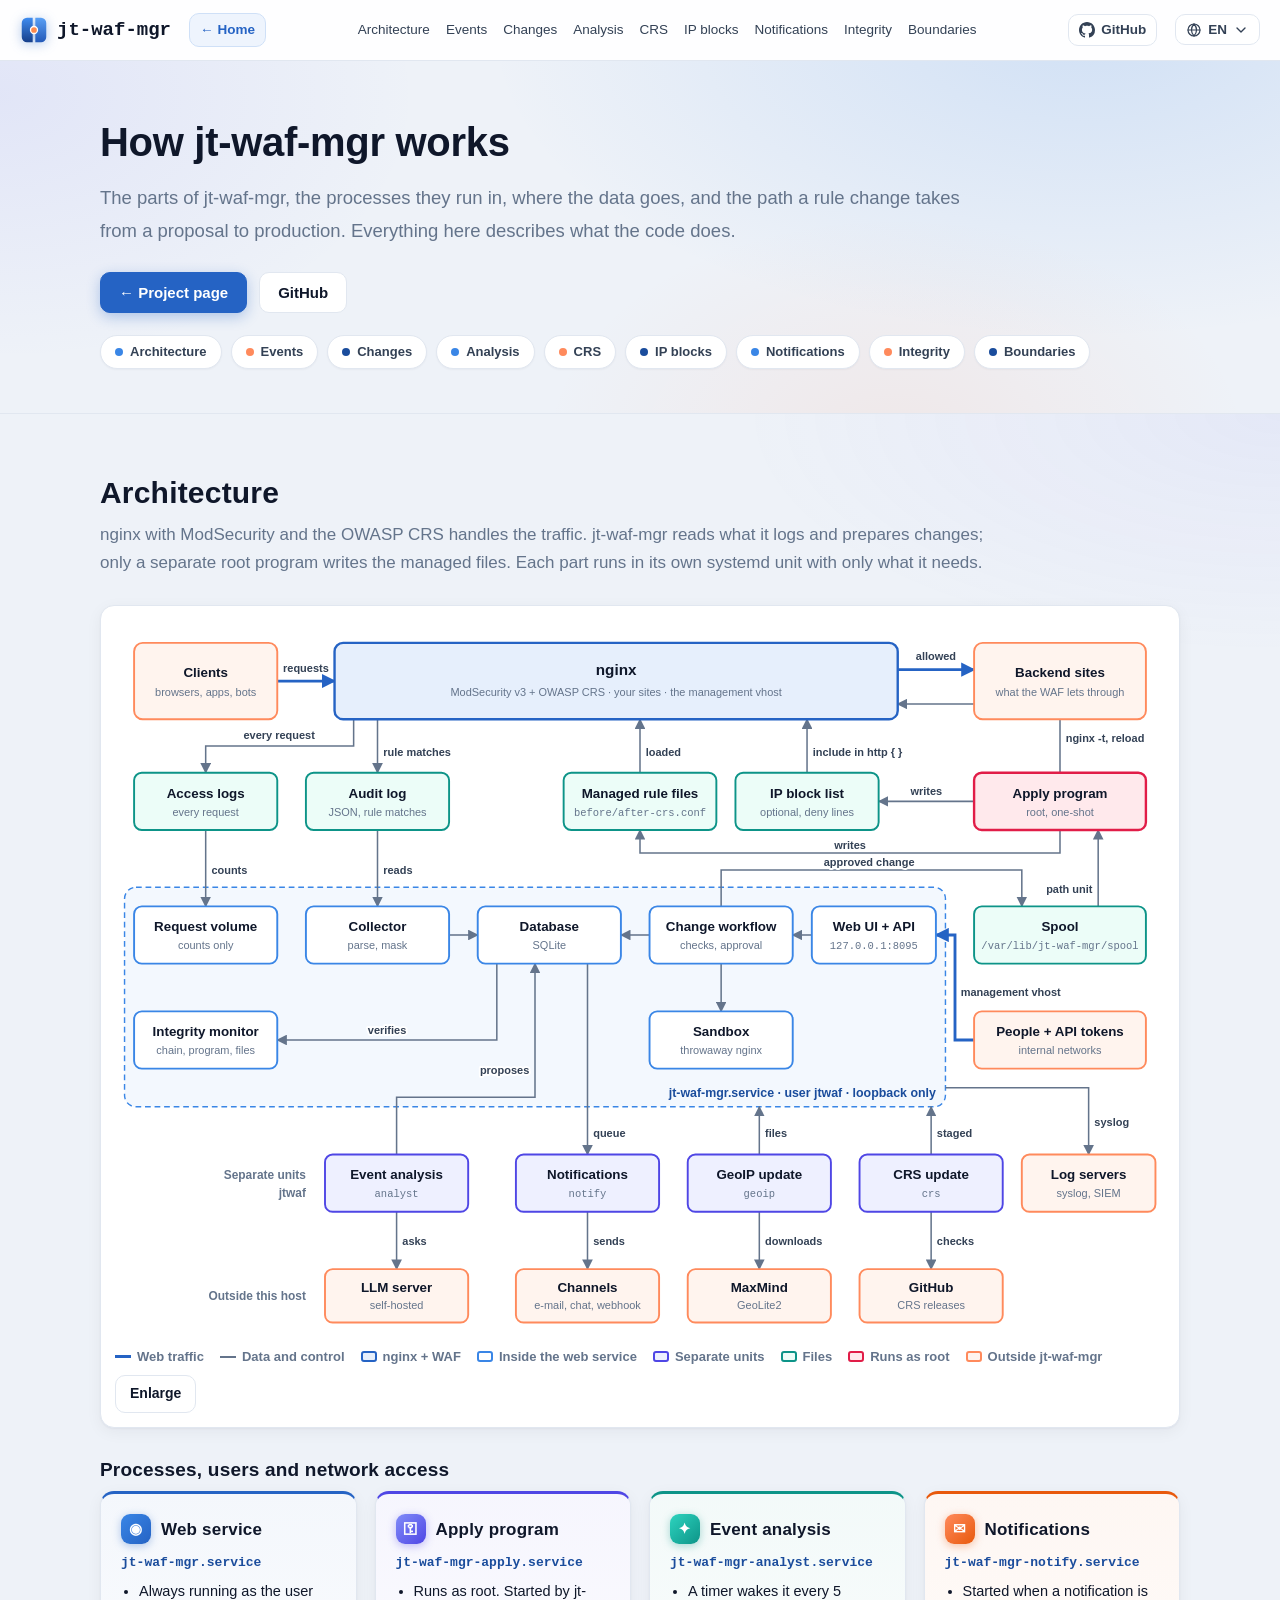
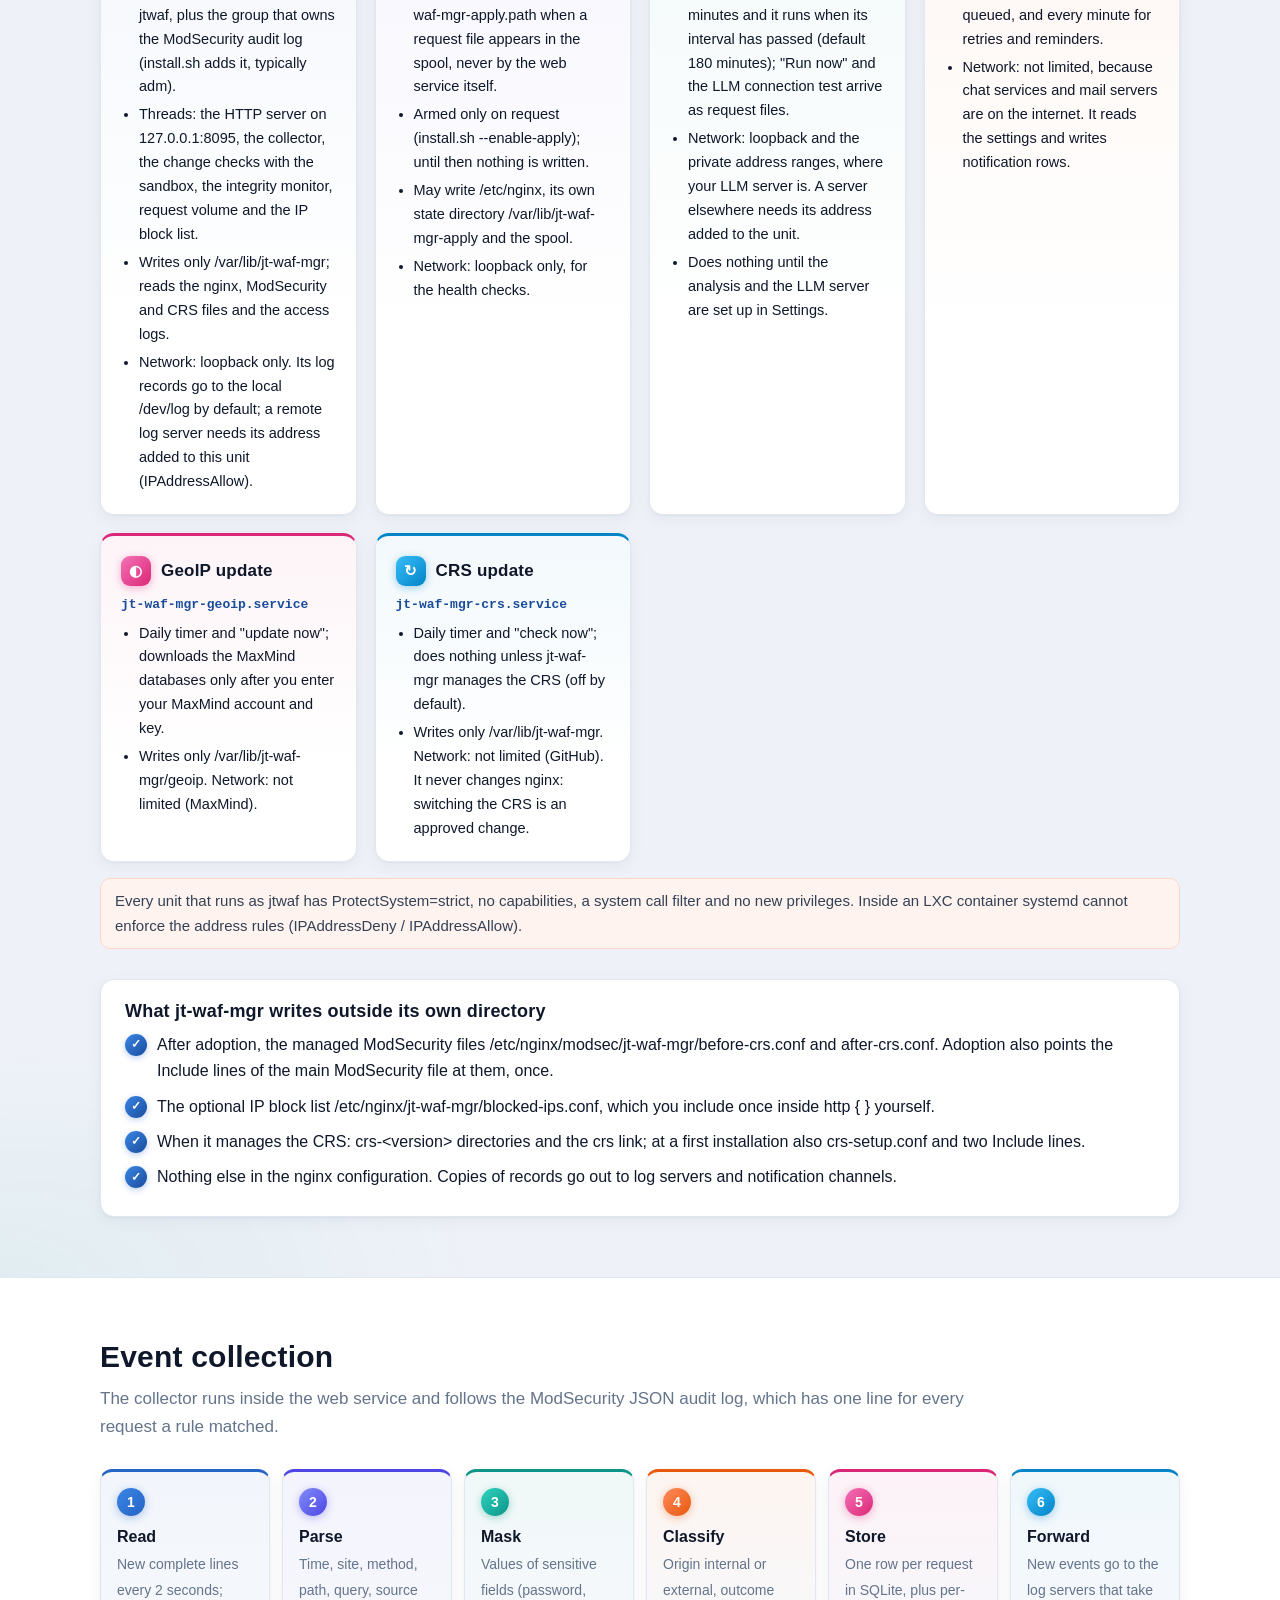
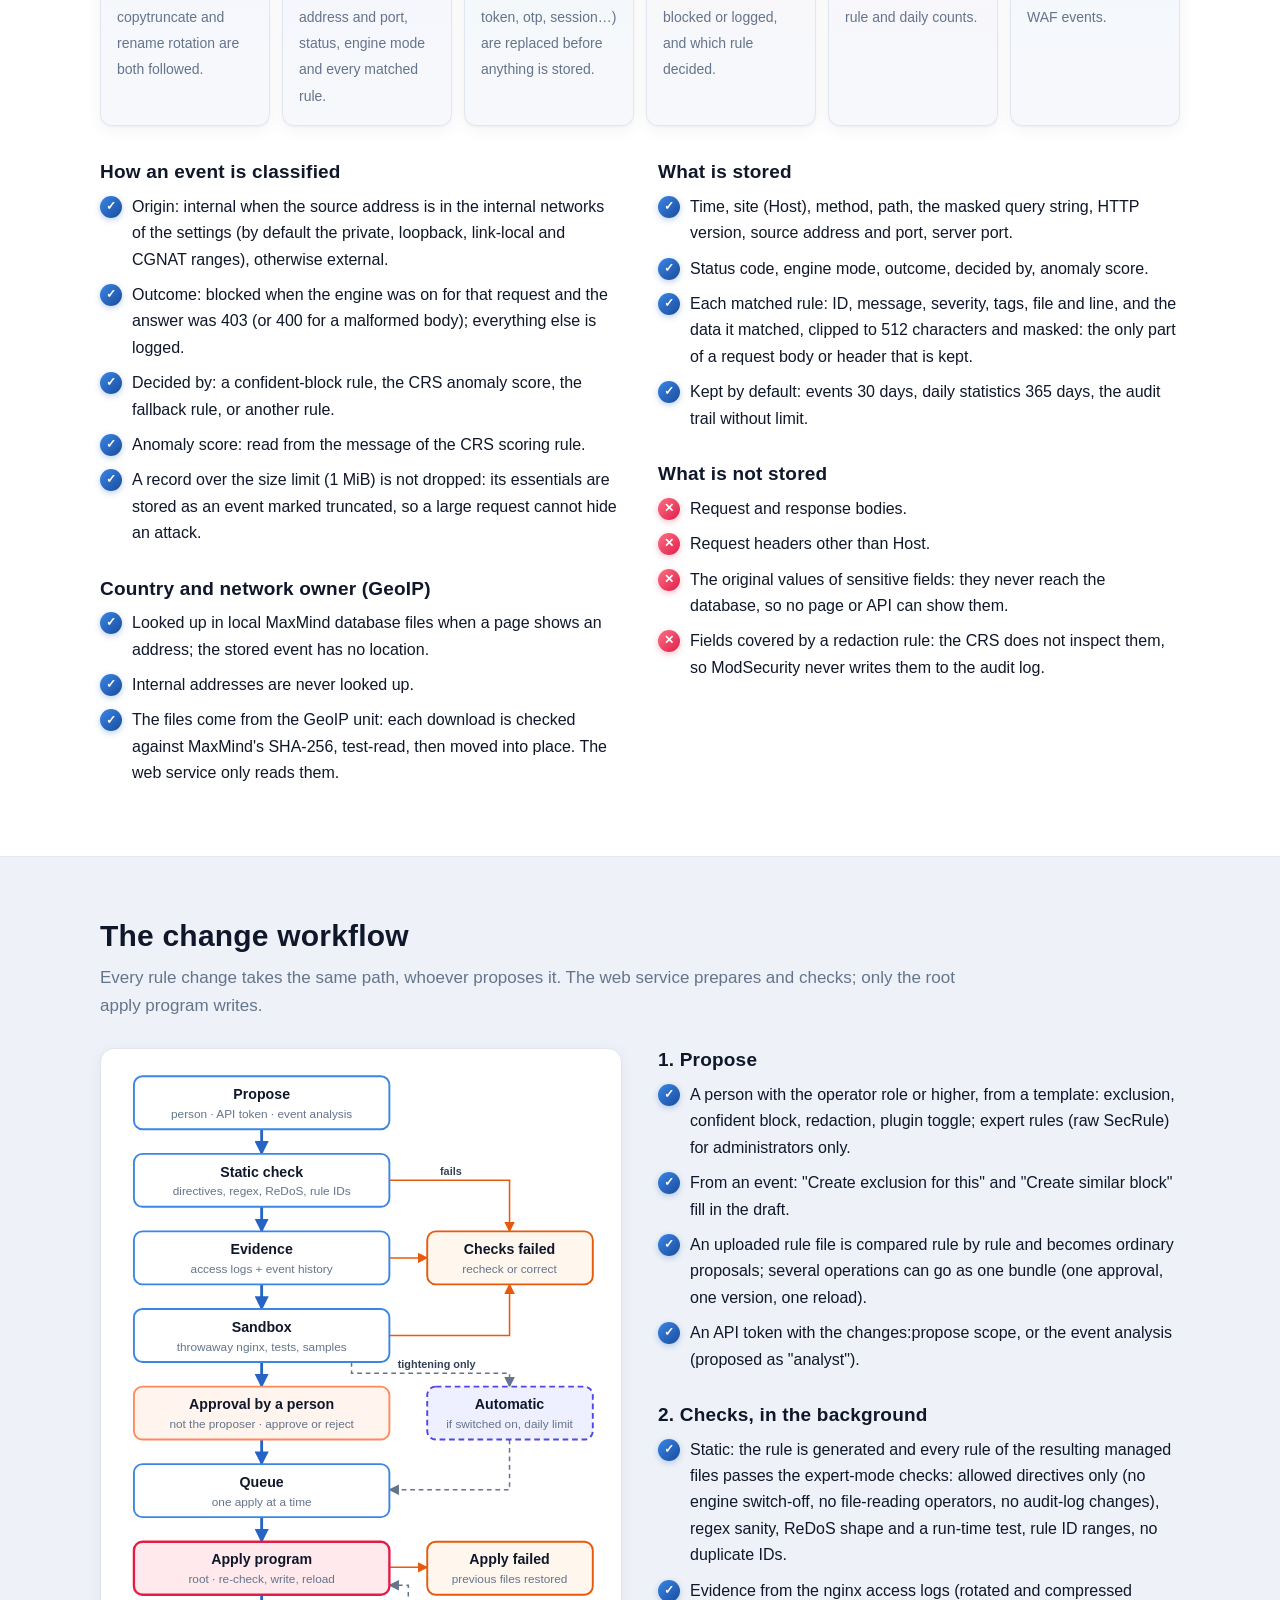
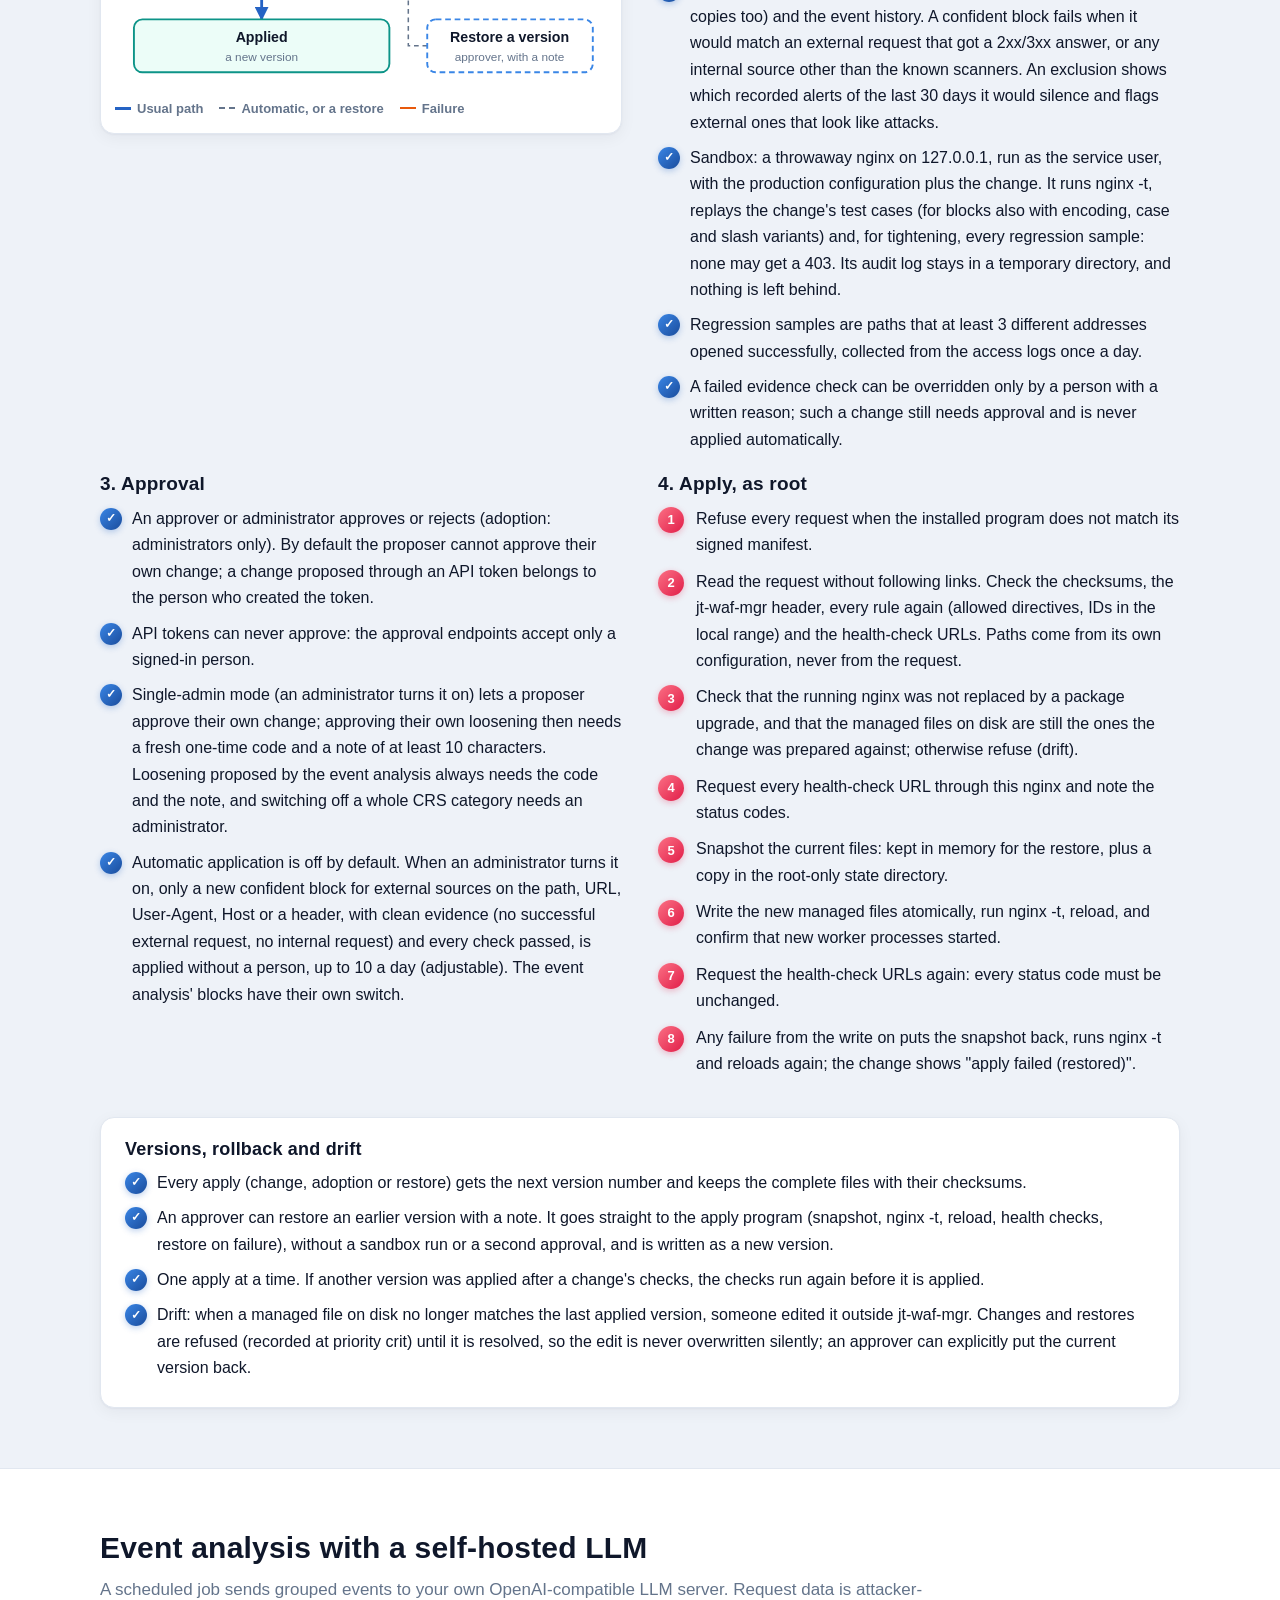
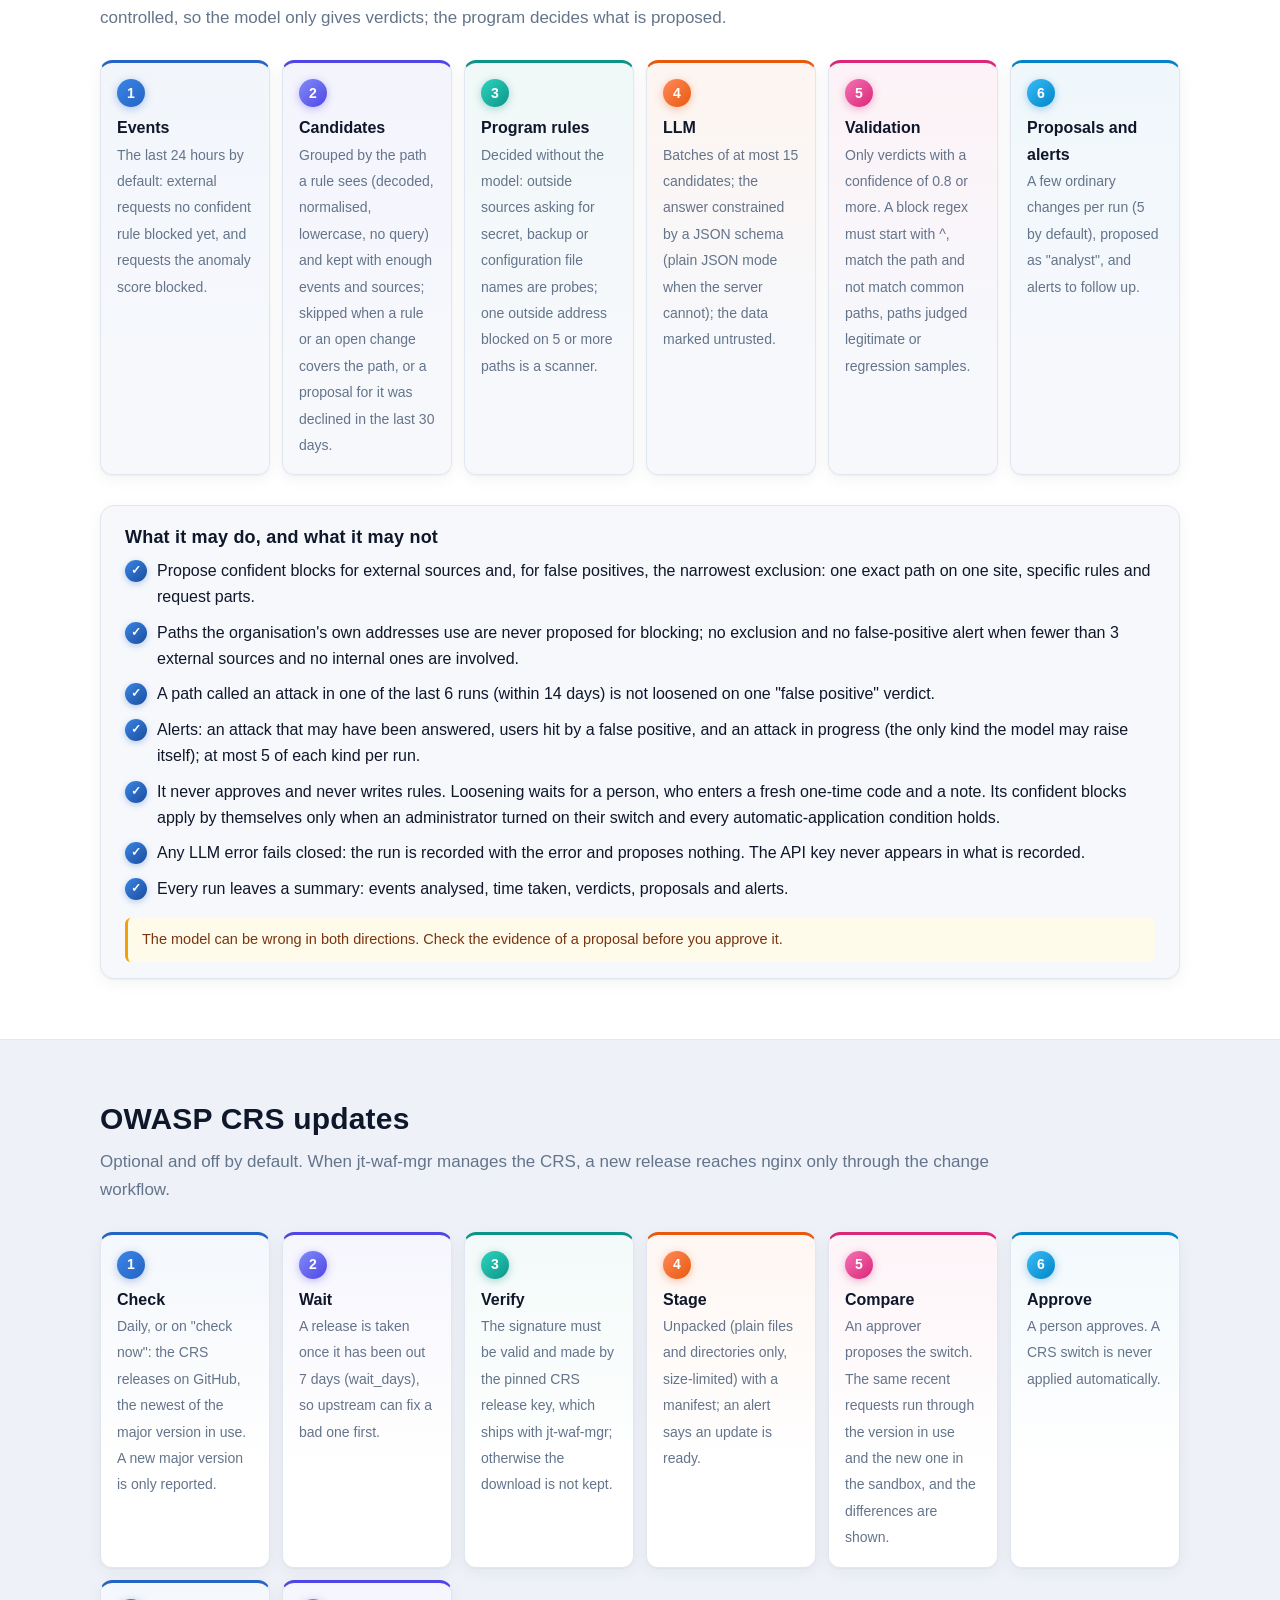
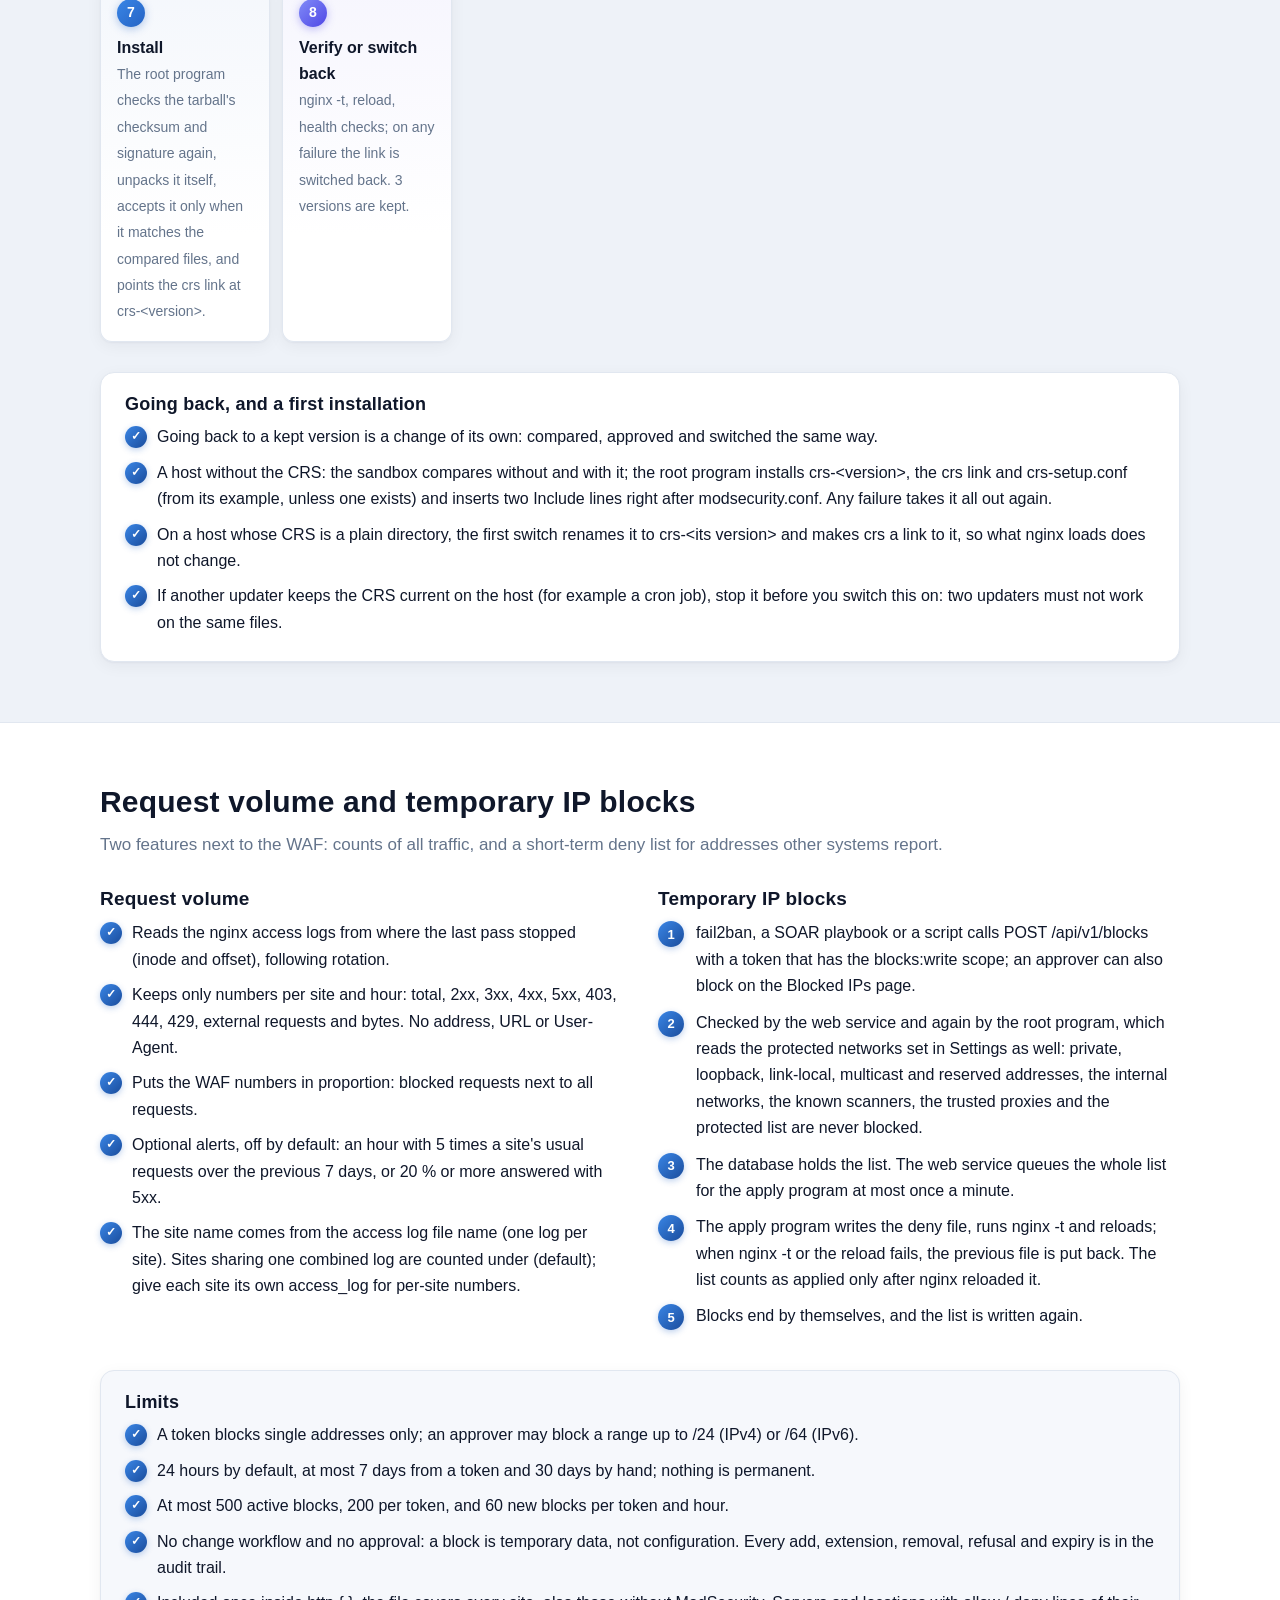
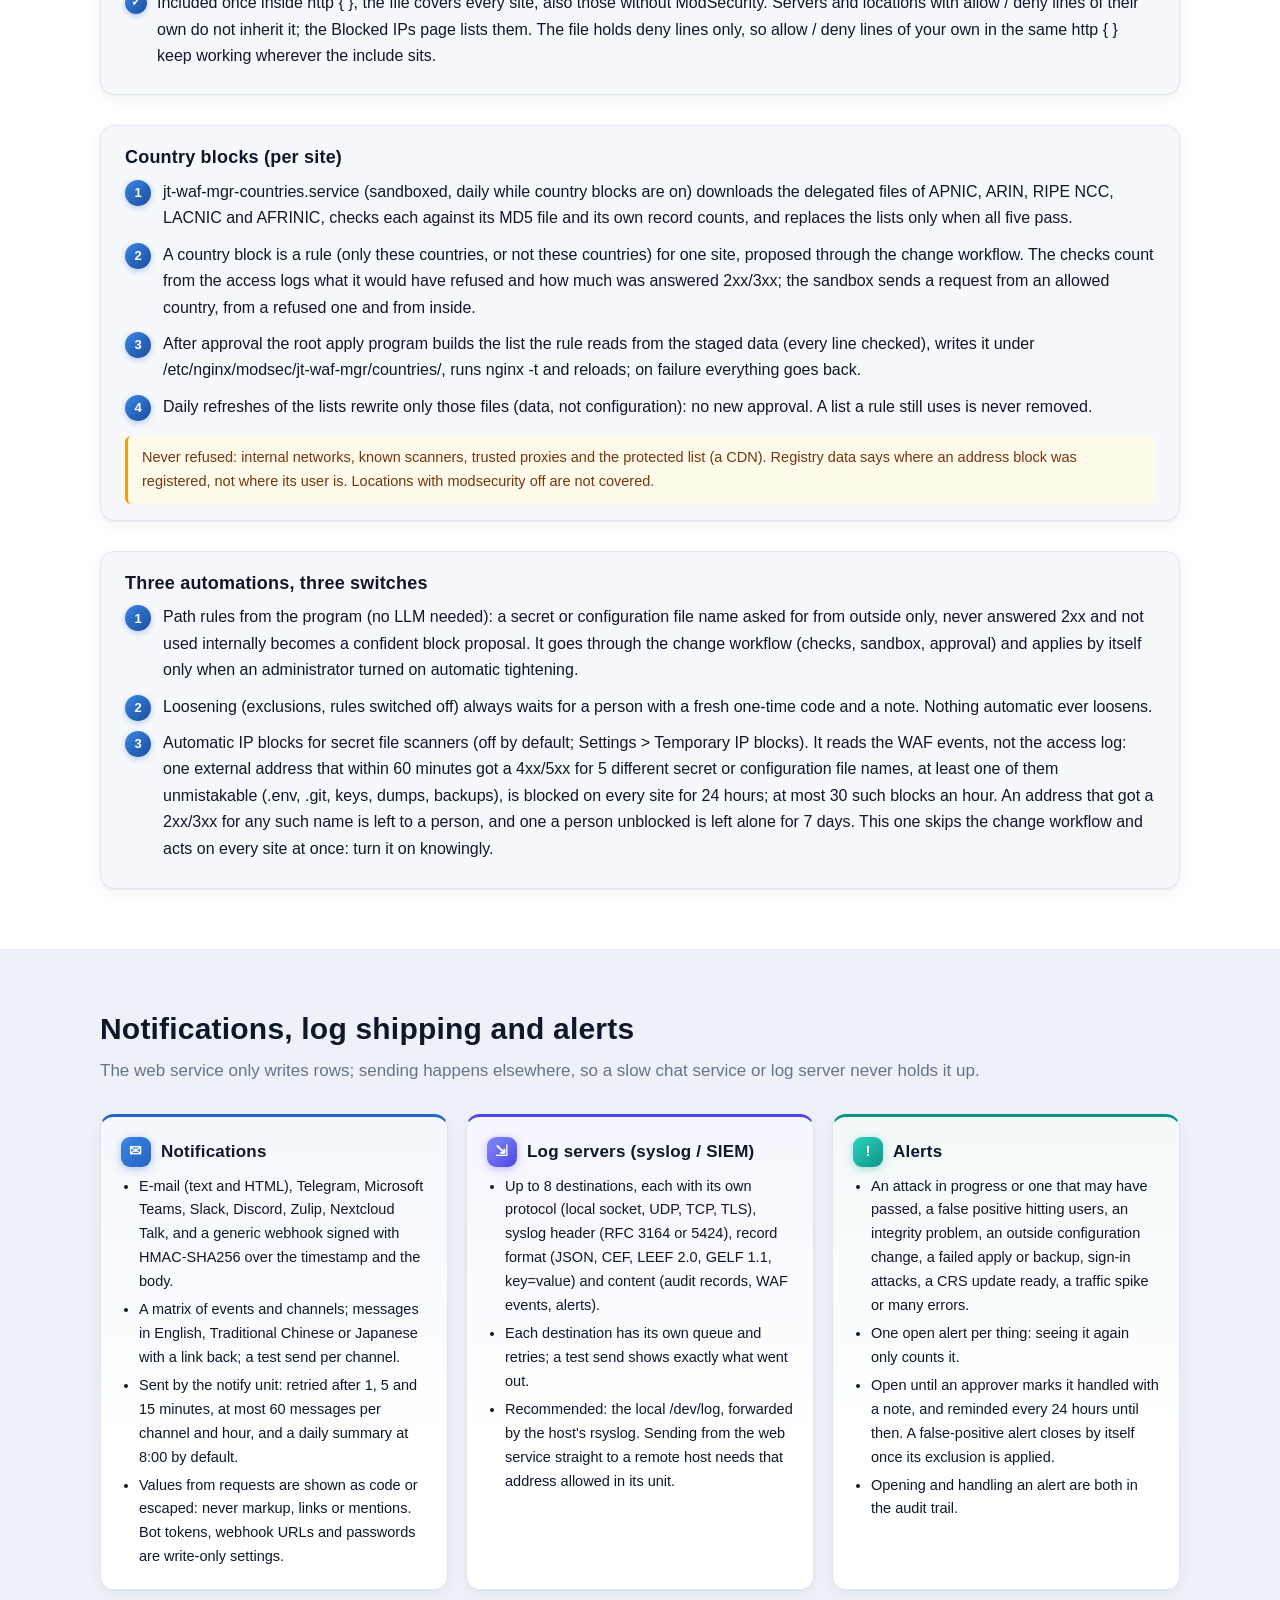
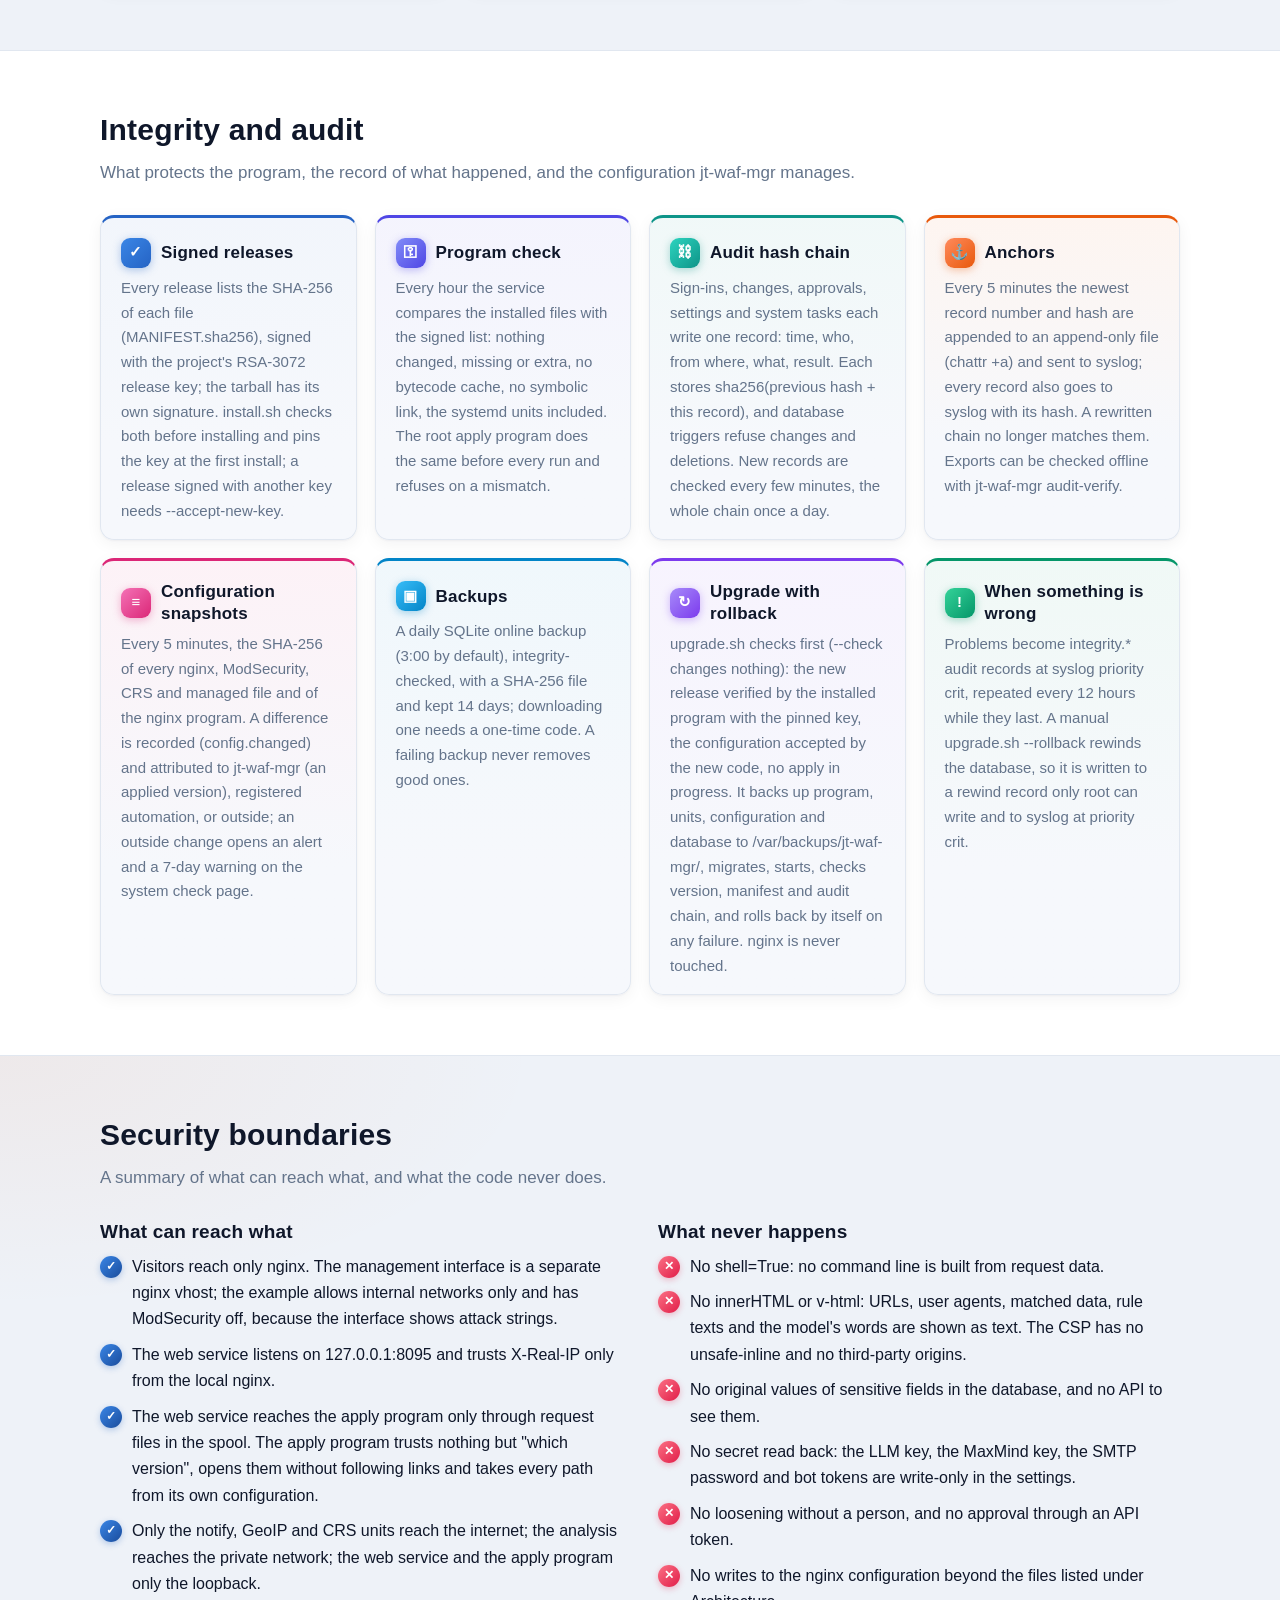
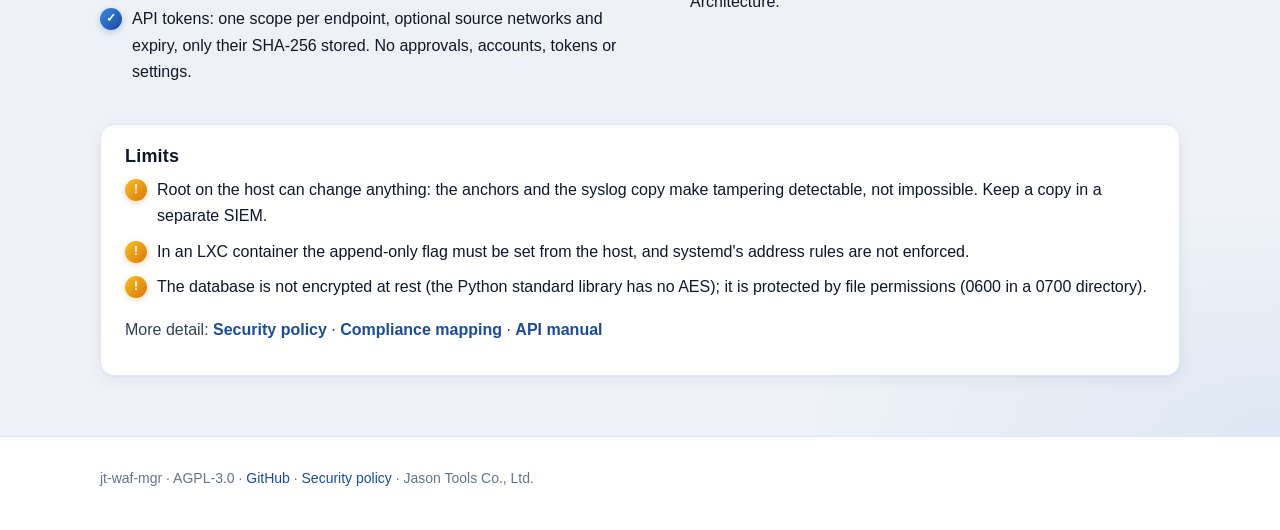
<file: docs/how.html>
<!doctype html>
<html lang="en">
<head>
<meta charset="utf-8">
<meta name="viewport" content="width=device-width, initial-scale=1">
<title>jt-waf-mgr — how it works</title>
<meta name="description" content="How jt-waf-mgr works: architecture, processes and users, event collection, the change workflow, the event analysis, CRS updates, IP blocks, notifications, integrity and security boundaries.">
<link rel="icon" href="favicon.svg" type="image/svg+xml">
<style>
/* Same light page as index.html: the main colour is the logo's (shield blue #3a86e6 -> #1a4c9c, orange dot #ff8a5c). */
:root { --blue: #2563c4; --blue-h: #3a86e6; --blue-d: #1a4c9c; --orange: #ff8a5c;
  --ink: #0f172a; --text: #334155; --muted: #64748b; --bg: #eef2f8; --panel: #fff; --panel-2: #f6f8fc; --border: #e1e7f0;
  --accent: var(--blue); --ok: #1d7a46; --radius: 14px;
  --shadow: 0 1px 2px rgba(15, 23, 42, .04), 0 4px 16px rgba(15, 23, 42, .05); color-scheme: light; }
* { box-sizing: border-box; }
html { scroll-behavior: smooth; }
body { margin: 0; background: var(--bg); color: var(--text); line-height: 1.65; -webkit-font-smoothing: antialiased;
  font: 16px/1.65 -apple-system, BlinkMacSystemFont, "Segoe UI", "Noto Sans TC", "Noto Sans JP", Roboto, Helvetica, Arial, sans-serif; }
a { color: var(--blue-d); text-decoration: none; } a:hover { text-decoration: underline; }
h1, h2, h3 { color: var(--ink); line-height: 1.25; letter-spacing: .2px; }
code, pre, .mono { font-family: ui-monospace, SFMono-Regular, Menlo, Consolas, "Liberation Mono", monospace; }
.wrap { max-width: 1120px; margin: 0 auto; padding: 0 20px; }
header.top { position: sticky; top: 0; z-index: 10; background: rgba(255, 255, 255, .92); backdrop-filter: saturate(1.4) blur(8px); border-bottom: 1px solid var(--border); }
header.top .wrap { display: flex; align-items: center; gap: 18px; height: 60px; }
.brand { display: flex; align-items: center; gap: 9px; font: 700 19px ui-monospace, Menlo, Consolas, monospace; color: var(--ink); white-space: nowrap; }
.brand:hover { text-decoration: none; }
.brand img { width: 28px; height: 28px; filter: drop-shadow(0 2px 6px rgba(37, 99, 196, .35)); }
header.top .wrap { max-width: 1320px; }
nav.links { display: flex; gap: 2px; flex: 1; min-width: 0; overflow-x: auto; white-space: nowrap; }
/* the links in the middle of the bar (logo and name stay left, language right); auto margins, unlike justify-content:
   center, never cut off the first links when a narrow screen scrolls the row */
nav.links > a:first-child { margin-left: auto; }
nav.links > a:last-child { margin-right: auto; }
nav.links a { color: var(--text); font-size: 14px; font-weight: 500; padding: 6px 9px; border-radius: 8px; }
nav.links a:hover { color: var(--blue); background: #eef4fd; text-decoration: none; }
@media (max-width: 1360px) { nav.links a { padding: 6px 7px; font-size: 13.5px; } }
@media (max-width: 1140px) { nav.links a { padding: 5px 5px; font-size: 12.5px; } }
.gh-btn { display: inline-flex; align-items: center; gap: 6px; flex: none; border: 1px solid var(--border); background: #fff; color: var(--text); border-radius: 10px; padding: 6px 10px; font-size: 13.5px; font-weight: 600; line-height: 1.3; white-space: nowrap; }
.gh-btn:hover { border-color: var(--blue); color: var(--blue); text-decoration: none; }
.gh-btn svg { width: 16px; height: 16px; }
.home-top { display: inline-flex; align-items: center; gap: 4px; flex: none; color: var(--blue); font-size: 13.5px; font-weight: 600; padding: 5px 10px; border: 1px solid #cfe0f7; background: #eef4fd; border-radius: 10px; white-space: nowrap; }
.home-top:hover { text-decoration: none; border-color: var(--blue); }
@media (max-width: 760px) { .gh-btn span { display: none; } }
.lang { position: relative; flex: none; }
.lang-btn { display: inline-flex; align-items: center; gap: 6px; border: 1px solid var(--border); background: #fff; color: var(--text); border-radius: 10px; padding: 6px 10px; cursor: pointer; font: inherit; font-size: 13.5px; font-weight: 600; line-height: 1.3; white-space: nowrap; }
.lang-btn:hover, .lang-btn[aria-expanded="true"] { border-color: var(--blue); color: var(--blue); }
.lang-btn svg { width: 16px; height: 16px; flex: none; }
.lang-menu { position: absolute; right: 0; top: calc(100% + 6px); min-width: 150px; margin: 0; padding: 6px; background: #fff; border: 1px solid var(--border); border-radius: 10px; box-shadow: 0 10px 30px rgba(15, 23, 42, .12); z-index: 20; }
.lang-menu[hidden] { display: none; }
.lang-menu button { display: flex; width: 100%; align-items: center; justify-content: space-between; gap: 14px; border: 0; background: none; padding: 7px 10px; border-radius: 7px; font: inherit; font-size: 14px; color: var(--text); cursor: pointer; text-align: left; }
.lang-menu button:hover, .lang-menu button:focus-visible { background: #eef4fd; color: var(--blue); outline: none; }
.lang-menu button[aria-checked="true"] { color: var(--blue); font-weight: 600; }
.lang-menu button[aria-checked="true"]::after { content: "\2713"; }
.hero { padding: 56px 0 44px; border-bottom: 1px solid var(--border);
  background: radial-gradient(1000px 520px at 85% -10%, rgba(58, 134, 230, .16), transparent 60%),
              radial-gradient(760px 480px at 0% 10%, rgba(99, 102, 241, .09), transparent 55%),
              radial-gradient(640px 420px at 70% 110%, rgba(255, 138, 92, .10), transparent 55%), var(--bg); }
.hero h1 { font-size: 40px; margin: 0 0 6px; letter-spacing: -.3px; }
.hero p.lead { font-size: 18.5px; color: var(--muted); margin: 14px 0 24px; line-height: 1.8; max-width: 860px; }
.btns { display: flex; flex-wrap: wrap; gap: 12px; }
.btn { display: inline-flex; align-items: center; gap: 8px; padding: 10px 18px; border-radius: 10px; border: 1px solid var(--border); background: #fff; color: var(--ink); font-weight: 600; font-size: 15px; line-height: 1.3; transition: .15s; }
.btn:hover { text-decoration: none; border-color: var(--blue); }
.btn.primary { background: var(--blue); border-color: var(--blue); color: #fff; box-shadow: 0 4px 14px rgba(37, 99, 196, .32); }
.btn.primary:hover { background: var(--blue-h); border-color: var(--blue-h); }
section { padding: 60px 0; } section.alt { background: #fff; border-top: 1px solid var(--border); border-bottom: 1px solid var(--border); }
h2 { font-size: 30px; margin: 0 0 10px; } h2 + p.sub { color: var(--muted); margin: 0 0 28px; font-size: 17px; max-width: 900px; }
h3 { font-size: 19px; margin: 30px 0 10px; }
.grid { display: grid; grid-template-columns: repeat(auto-fit, minmax(250px, 1fr)); gap: 18px; }
.card { background: #fff; border: 1px solid var(--border); border-radius: var(--radius); padding: 20px 20px 16px; box-shadow: var(--shadow); transition: .15s; min-width: 0; }
.card:hover { border-color: rgba(37, 99, 196, .35); box-shadow: 0 6px 22px rgba(37, 99, 196, .10); }
section.alt .card { background: var(--panel-2); }
.card h3 { margin: 0 0 8px; font-size: 17px; display: flex; gap: 10px; align-items: center; }
.card h3 .ic { width: 30px; height: 30px; border-radius: 9px; background: linear-gradient(135deg, var(--blue-h), var(--blue-d)); color: #fff; display: inline-flex; align-items: center; justify-content: center; font-size: 15px; flex: none; box-shadow: 0 2px 8px rgba(37, 99, 196, .30); }
.card p { margin: 0; color: var(--muted); font-size: 15px; }
.card p.by { font-size: 13px; font-weight: 600; color: var(--blue-d); margin-bottom: 6px; overflow-wrap: anywhere; }
.card ul.src { margin: 6px 0 0; padding-left: 18px; color: var(--ink); font-size: 14.5px; }
.card ul.src li { margin: 4px 0; }
ol.flow { list-style: none; padding: 0; margin: 0; display: grid; grid-template-columns: repeat(auto-fit, minmax(170px, 1fr)); gap: 12px; counter-reset: s; }
ol.flow li { counter-increment: s; background: #fff; border: 1px solid var(--border); border-radius: 12px; padding: 16px; position: relative; box-shadow: var(--shadow); min-width: 0; }
section.alt ol.flow li { background: var(--panel-2); }
ol.flow li::before { content: counter(s); display: inline-flex; width: 28px; height: 28px; border-radius: 50%; background: linear-gradient(135deg, var(--blue-h), var(--blue-d)); color: #fff; font-weight: 700; font-size: 14px; align-items: center; justify-content: center; margin-bottom: 8px; box-shadow: 0 2px 6px rgba(37, 99, 196, .30); }
ol.flow li b { display: block; color: var(--ink); } ol.flow li span { color: var(--muted); font-size: 14px; }
.chips { display: flex; flex-wrap: wrap; gap: 9px; margin: 22px 0 0; }
.chip { display: inline-flex; align-items: center; gap: 7px; border: 1px solid var(--border); background: #fff; border-radius: 999px; padding: 5px 14px; font-size: 13px; font-weight: 600; color: var(--text); box-shadow: 0 1px 2px rgba(15, 23, 42, .04); }
a.chip:hover { border-color: var(--blue); color: var(--blue); text-decoration: none; }
.chip::before { content: ""; width: 8px; height: 8px; border-radius: 50%; background: var(--blue-h); flex: none; }
.chip:nth-child(3n+2)::before { background: var(--orange); } .chip:nth-child(3n)::before { background: var(--blue-d); }
ul.ticks { padding-left: 0; list-style: none; margin: 0; } ul.ticks li { padding-left: 32px; position: relative; margin: 9px 0; color: var(--ink); }
ul.ticks li::before { content: "✓"; position: absolute; left: 0; top: 2px; width: 22px; height: 22px; border-radius: 50%; background: linear-gradient(135deg, var(--blue-h), var(--blue-d)); color: #fff; font-size: 12px; font-weight: 700; display: inline-flex; align-items: center; justify-content: center; box-shadow: 0 2px 6px rgba(37, 99, 196, .30); }
ul.ticks.no li::before { content: "✕"; background: linear-gradient(135deg, #fb7185, #e11d48); box-shadow: 0 2px 6px rgba(225, 29, 72, .28); }
ul.ticks.warn li::before { content: "!"; background: linear-gradient(135deg, #fbbf24, #d97706); box-shadow: 0 2px 6px rgba(217, 119, 6, .28); }
ol.steps { list-style: none; padding: 0; margin: 0; counter-reset: n; }
ol.steps li { counter-increment: n; padding-left: 38px; position: relative; margin: 10px 0; color: var(--ink); }
ol.steps li::before { content: counter(n); position: absolute; left: 0; top: 1px; width: 26px; height: 26px; border-radius: 50%; display: inline-flex; align-items: center; justify-content: center;
  background: linear-gradient(135deg, #fb7185, #e11d48); color: #fff; font-size: 13px; font-weight: 700; box-shadow: 0 2px 6px rgba(225, 29, 72, .28); }
ol.steps.blue li::before { background: linear-gradient(135deg, var(--blue-h), var(--blue-d)); box-shadow: 0 2px 6px rgba(37, 99, 196, .30); }
.two { display: grid; grid-template-columns: minmax(0, 1fr) minmax(0, 1fr); gap: 36px; align-items: center; }
.two.top { align-items: start; } .two > * { min-width: 0; } .two h3:first-child { margin-top: 0; }
.reccard { margin-top: 30px; background: #fff; border: 1px solid var(--border); border-radius: var(--radius); padding: 20px 24px 16px; box-shadow: var(--shadow); }
section.alt .reccard { background: var(--panel-2); }
.reccard h3 { margin: 0 0 4px; font-size: 18px; }
footer { padding: 30px 0 40px; color: var(--muted); font-size: 14px; border-top: 1px solid var(--border); background: #fff; }
@media (max-width: 860px) { .two { grid-template-columns: minmax(0, 1fr); } .hero h1 { font-size: 32px; } nav.links { display: none; } }
/* a palette around the logo blue: every card and step gets its own colour (--c, --c2), as on the project page */
.grid > .card:nth-child(8n+1), ol.flow li:nth-child(6n+1) { --c: #2563c4; --c2: #3a86e6; }
.grid > .card:nth-child(8n+2), ol.flow li:nth-child(6n+2) { --c: #4f46e5; --c2: #818cf8; }
.grid > .card:nth-child(8n+3), ol.flow li:nth-child(6n+3) { --c: #0d9488; --c2: #2dd4bf; }
.grid > .card:nth-child(8n+4), ol.flow li:nth-child(6n+4) { --c: #e8590c; --c2: #ff8a5c; }
.grid > .card:nth-child(8n+5), ol.flow li:nth-child(6n+5) { --c: #db2777; --c2: #f472b6; }
.grid > .card:nth-child(8n+6), ol.flow li:nth-child(6n+6) { --c: #0284c7; --c2: #38bdf8; }
.grid > .card:nth-child(8n+7) { --c: #7c3aed; --c2: #a78bfa; }
.grid > .card:nth-child(8n+8) { --c: #059669; --c2: #34d399; }
.card, ol.flow li { border-top: 3px solid var(--c, var(--blue)); background: linear-gradient(180deg, color-mix(in srgb, var(--c, var(--blue)) 5%, #fff), #fff 70%); }
section.alt .card, section.alt ol.flow li { background: linear-gradient(180deg, color-mix(in srgb, var(--c, var(--blue)) 6%, #fff), var(--panel-2) 70%); }
.card h3 .ic, ol.flow li::before { background: linear-gradient(135deg, var(--c2, var(--blue-h)), var(--c, var(--blue-d))); box-shadow: 0 2px 8px color-mix(in srgb, var(--c, var(--blue)) 35%, transparent); }
.card:hover { border-color: color-mix(in srgb, var(--c, var(--blue)) 40%, var(--border)); border-top-color: var(--c, var(--blue)); }
section#arch { background: radial-gradient(900px 400px at 100% 0%, rgba(99, 102, 241, .07), transparent 60%), radial-gradient(800px 380px at 0% 100%, rgba(13, 148, 136, .06), transparent 60%), var(--bg); }
section#bounds { background: radial-gradient(900px 420px at 0% 0%, rgba(232, 89, 12, .06), transparent 60%), radial-gradient(800px 380px at 100% 100%, rgba(37, 99, 196, .08), transparent 60%), var(--bg); }
p.disclaimer { margin: 16px 0 0; padding: 10px 14px; border-left: 3px solid #f59e0b; background: #fffbeb; border-radius: 6px; color: #78350f; font-size: 14.5px; }
p.note { margin: 16px 0 0; padding: 10px 14px; border-radius: 10px; background: color-mix(in srgb, #ff8a5c 10%, #fff); border: 1px solid color-mix(in srgb, #ff8a5c 35%, #fff); font-size: 15px; }
p.more a { font-weight: 600; }
/* diagrams: inline SVG, scaled to the width; labels come from the dictionary like every other text */
figure.fig { margin: 0; background: #fff; border: 1px solid var(--border); border-radius: var(--radius); padding: 14px; box-shadow: var(--shadow); min-width: 0; }
figure.fig svg { display: block; width: 100%; height: auto; }
.figbar { display: flex; flex-wrap: wrap; align-items: center; justify-content: space-between; gap: 8px 16px; margin-top: 10px; }
.legend { display: flex; flex-wrap: wrap; gap: 6px 16px; font-size: 13px; color: var(--muted); }
.legend span { display: inline-flex; align-items: center; gap: 6px; }
.legend i { display: inline-block; width: 16px; height: 11px; border-radius: 3px; border: 2px solid; flex: none; }
.legend i.l { height: 0; border-width: 2px 0 0; border-radius: 0; }
.legend i.l.main { border-top: 3px solid #2563c4; } .legend i.l.data { border-color: #64748b; }
.legend i.l.dash { border-top: 2px dashed #64748b; } .legend i.l.bad { border-color: #e8590c; }
.k-ext { background: #fff4ee; border-color: #ff8a5c !important; } .k-core { background: #e6effc; border-color: #2563c4 !important; }
.k-file { background: #ecfdf8; border-color: #0d9488 !important; } .k-root { background: #ffe9ec; border-color: #e11d48 !important; }
.k-svc { background: #fff; border-color: #3a86e6 !important; } .k-unit { background: #eef0ff; border-color: #4f46e5 !important; }
.k-bad { background: #fff7ed; border-color: #e8590c !important; }
button.zoom { border: 1px solid var(--border); background: #fff; color: var(--ink); border-radius: 10px; padding: 6px 14px; font: inherit; font-size: 14px; font-weight: 600; cursor: zoom-in; }
button.zoom:hover { border-color: var(--blue); color: var(--blue); }
svg text { font-family: -apple-system, BlinkMacSystemFont, "Segoe UI", "Noto Sans TC", "Noto Sans JP", Roboto, Helvetica, Arial, sans-serif; }
svg .n rect { stroke-width: 2; }
svg .n.ext rect { fill: #fff4ee; stroke: #ff8a5c; } svg .n.core rect { fill: #e6effc; stroke: #2563c4; stroke-width: 2.5; }
svg .n.file rect { fill: #ecfdf8; stroke: #0d9488; } svg .n.root rect { fill: #ffe9ec; stroke: #e11d48; stroke-width: 2.5; }
svg .n.svc rect { fill: #fff; stroke: #3a86e6; } svg .n.unit rect { fill: #eef0ff; stroke: #4f46e5; }
svg .n.bad rect { fill: #fff7ed; stroke: #e8590c; } svg .n.dash rect { stroke-dasharray: 6 4; }
svg .nm { fill: #0f172a; font-size: 14px; font-weight: 700; } svg .sb { fill: #64748b; font-size: 11.5px; }
svg .sb.mono { font-family: ui-monospace, SFMono-Regular, Menlo, Consolas, "Liberation Mono", monospace; font-size: 11px; }
svg.flowsvg .nm { font-size: 15px; } svg.flowsvg .sb { font-size: 12.5px; }
svg .grp { fill: rgba(58, 134, 230, .06); stroke: #3a86e6; stroke-width: 1.5; stroke-dasharray: 6 4; }
svg .grplabel { fill: #1a4c9c; font-size: 13px; font-weight: 700; } svg .side { fill: #64748b; font-size: 12.5px; font-weight: 700; }
svg .e { fill: none; stroke: #64748b; stroke-width: 1.6; } svg .e.main { stroke: #2563c4; stroke-width: 3; }
svg .e.dash { stroke-dasharray: 5 4; } svg .e.bad { stroke: #e8590c; }
svg .el { fill: #334155; font-size: 11.5px; font-weight: 600; paint-order: stroke; stroke: #fff; stroke-width: 4px; stroke-linejoin: round; }
svg .ah { fill: #64748b; } svg .ah.main { fill: #2563c4; } svg .ah.bad { fill: #e8590c; }
/* the large view of a diagram */
dialog#zoom { width: min(1400px, 96vw); height: 94vh; max-height: 94vh; padding: 0; border: 0; border-radius: 14px; background: #fff; overflow: hidden; box-shadow: 0 30px 80px rgba(0, 0, 0, .45); }
dialog#zoom[open] { display: flex; flex-direction: column; }
dialog#zoom::backdrop { background: rgba(15, 23, 42, .72); backdrop-filter: blur(3px); }
.zm-bar { display: flex; align-items: center; gap: 14px; padding: 10px 12px 10px 18px; border-bottom: 1px solid var(--border); flex: none; }
#zm-title { font-weight: 600; color: var(--ink); flex: 1; min-width: 0; overflow: hidden; text-overflow: ellipsis; white-space: nowrap; }
.zm-x { width: 36px; height: 36px; border-radius: 10px; border: 1px solid var(--border); background: #fff; color: var(--ink); font-size: 17px; cursor: pointer; flex: none; }
.zm-x:hover { background: #fee2e2; border-color: #fca5a5; color: #b91c1c; }
.zm-body { flex: 1; overflow: auto; background: var(--bg); padding: 14px; overscroll-behavior: contain; }
.zm-body svg { display: block; width: 1100px; max-width: none; height: auto; margin: 0 auto; background: #fff; border-radius: 8px; box-shadow: var(--shadow); }
body.zm-on { overflow: hidden; }
@media (max-width: 860px) { dialog#zoom { width: 100vw; height: 100vh; max-height: 100vh; max-width: 100vw; border-radius: 0; } }
@media (max-width: 640px) { section { padding: 44px 0; } h2 { font-size: 26px; } .hero p.lead { font-size: 17px; } figure.fig { padding: 8px; } }
</style>
</head>
<body>
<header class="top"><div class="wrap">
  <a class="brand" id="home-brand" href="index.html"><img src="logo-mark.svg" alt="">jt-waf-mgr</a>
  <a class="home-top" id="home-top" href="index.html">&#8592; <span data-t="nav_home"></span></a>
  <nav class="links">
    <a href="#arch" data-t="nav_arch"></a><a href="#events" data-t="nav_events"></a><a href="#changes" data-t="nav_changes"></a>
    <a href="#analysis" data-t="nav_ai"></a><a href="#crs" data-t="nav_crs"></a><a href="#blocks" data-t="nav_blocks"></a>
    <a href="#notify" data-t="nav_notify"></a><a href="#integrity" data-t="nav_integrity"></a><a href="#bounds" data-t="nav_bounds"></a>
  </nav>
  <a class="gh-btn" href="https://github.com/jasoncheng7115/jt-waf-mgr" target="_blank" rel="noopener" aria-label="GitHub"><svg viewBox="0 0 16 16" fill="currentColor" aria-hidden="true"><path d="M8 0C3.58 0 0 3.58 0 8c0 3.54 2.29 6.53 5.47 7.59.4.07.55-.17.55-.38 0-.19-.01-.82-.01-1.49-2.01.37-2.53-.49-2.69-.94-.09-.23-.48-.94-.82-1.13-.28-.15-.68-.52-.01-.53.63-.01 1.08.58 1.23.82.72 1.21 1.87.87 2.33.66.07-.52.28-.87.51-1.07-1.78-.2-3.64-.89-3.64-3.95 0-.87.31-1.59.82-2.15-.08-.2-.36-1.02.08-2.12 0 0 .67-.21 2.2.82.64-.18 1.32-.27 2-.27.68 0 1.36.09 2 .27 1.53-1.04 2.2-.82 2.2-.82.44 1.1.16 1.92.08 2.12.51.56.82 1.27.82 2.15 0 3.07-1.87 3.75-3.65 3.95.29.25.54.73.54 1.48 0 1.07-.01 1.93-.01 2.2 0 .21.15.46.55.38A8.013 8.013 0 0016 8c0-4.42-3.58-8-8-8z"/></svg><span>GitHub</span></a>
  <div class="lang">
    <button type="button" class="lang-btn" id="lang-btn" aria-haspopup="true" aria-expanded="false" aria-controls="lang-menu" aria-label="Language">
      <svg viewBox="0 0 24 24" fill="none" stroke="currentColor" stroke-width="1.8" stroke-linecap="round" aria-hidden="true"><circle cx="12" cy="12" r="9"/><path d="M3 12h18M12 3c2.5 2.7 3.8 5.7 3.8 9s-1.3 6.3-3.8 9c-2.5-2.7-3.8-5.7-3.8-9S9.5 5.7 12 3z"/></svg>
      <span id="lang-cur">EN</span>
      <svg viewBox="0 0 24 24" fill="none" stroke="currentColor" stroke-width="2" stroke-linecap="round" stroke-linejoin="round" aria-hidden="true"><path d="m6 9 6 6 6-6"/></svg>
    </button>
    <div class="lang-menu" id="lang-menu" role="menu" hidden>
      <button type="button" role="menuitemradio" data-lang="en" lang="en">English</button>
      <button type="button" role="menuitemradio" data-lang="zh-TW" lang="zh-TW">繁體中文</button>
      <button type="button" role="menuitemradio" data-lang="ja" lang="ja">日本語</button>
    </div>
  </div>
</div></header>

<div class="hero"><div class="wrap">
  <h1 data-t="h1"></h1>
  <p class="lead" data-t="lead"></p>
  <div class="btns">
    <a class="btn primary" id="home-btn" href="index.html" data-t="back"></a>
    <a class="btn" href="https://github.com/jasoncheng7115/jt-waf-mgr">GitHub</a>
  </div>
  <div class="chips">
    <a class="chip" href="#arch" data-t="nav_arch"></a><a class="chip" href="#events" data-t="nav_events"></a><a class="chip" href="#changes" data-t="nav_changes"></a>
    <a class="chip" href="#analysis" data-t="nav_ai"></a><a class="chip" href="#crs" data-t="nav_crs"></a><a class="chip" href="#blocks" data-t="nav_blocks"></a>
    <a class="chip" href="#notify" data-t="nav_notify"></a><a class="chip" href="#integrity" data-t="nav_integrity"></a><a class="chip" href="#bounds" data-t="nav_bounds"></a>
  </div>
</div></div>

<!-- 1. Architecture -->
<section id="arch"><div class="wrap">
  <h2 data-t="arch_h"></h2><p class="sub" data-t="arch_sub"></p>
  <figure class="fig" id="fig-arch">
    <svg class="archsvg" viewBox="0 0 1100 750" role="img" aria-labelledby="arch-title">
      <title id="arch-title" data-t="arch_h"></title>
      <defs>
        <marker id="ar" viewBox="0 0 10 10" refX="9" refY="5" markerWidth="7" markerHeight="7" orient="auto-start-reverse"><path class="ah" d="M0,0 L10,5 L0,10 z"/></marker>
        <marker id="ar-main" viewBox="0 0 10 10" refX="9" refY="5" markerWidth="5" markerHeight="5" orient="auto-start-reverse"><path class="ah main" d="M0,0 L10,5 L0,10 z"/></marker>
      </defs>
      <rect class="grp" x="10" y="280" width="860" height="230" rx="12"/>
      <text class="grplabel" x="860" y="500" text-anchor="end" data-t="d_group" data-w="330"></text>
      <text class="side" x="200" y="586" text-anchor="end" data-t="d_units" data-w="175"></text>
      <text class="side" x="200" y="604" text-anchor="end">jtwaf</text>
      <text class="side" x="200" y="712" text-anchor="end" data-t="d_outside" data-w="175"></text>
      <!-- edges -->
      <path class="e main" d="M170,64 L230,64" marker-end="url(#ar-main)"/>
      <path class="e main" d="M820,52 L900,52" marker-end="url(#ar-main)"/>
      <path class="e" d="M990,160 L990,88 L820,88" marker-end="url(#ar)"/>
      <path class="e" d="M250,104 L250,132 L95,132 L95,160" marker-end="url(#ar)"/>
      <path class="e" d="M275,104 L275,160" marker-end="url(#ar)"/>
      <path class="e" d="M550,160 L550,104" marker-end="url(#ar)"/>
      <path class="e" d="M725,160 L725,104" marker-end="url(#ar)"/>
      <path class="e" d="M900,190 L800,190" marker-end="url(#ar)"/>
      <path class="e" d="M990,220 L990,244 L550,244 L550,220" marker-end="url(#ar)"/>
      <path class="e" d="M275,220 L275,300" marker-end="url(#ar)"/>
      <path class="e" d="M95,220 L95,300" marker-end="url(#ar)"/>
      <path class="e" d="M350,330 L380,330" marker-end="url(#ar)"/>
      <path class="e" d="M560,330 L530,330" marker-end="url(#ar)"/>
      <path class="e" d="M730,330 L710,330" marker-end="url(#ar)"/>
      <path class="e" d="M635,360 L635,410" marker-end="url(#ar)"/>
      <path class="e" d="M635,300 L635,262 L950,262 L950,300" marker-end="url(#ar)"/>
      <path class="e" d="M1030,300 L1030,220" marker-end="url(#ar)"/>
      <path class="e main" d="M900,440 L880,440 L880,330 L860,330" marker-end="url(#ar-main)"/>
      <path class="e" d="M400,360 L400,440 L170,440" marker-end="url(#ar)"/>
      <path class="e" d="M295,560 L295,500 L440,500 L440,360" marker-end="url(#ar)"/>
      <path class="e" d="M495,360 L495,560" marker-end="url(#ar)"/>
      <path class="e" d="M675,560 L675,510" marker-end="url(#ar)"/>
      <path class="e" d="M855,560 L855,510" marker-end="url(#ar)"/>
      <path class="e" d="M870,490 L1020,490 L1020,560" marker-end="url(#ar)"/>
      <path class="e" d="M295,620 L295,680" marker-end="url(#ar)"/>
      <path class="e" d="M495,620 L495,680" marker-end="url(#ar)"/>
      <path class="e" d="M675,620 L675,680" marker-end="url(#ar)"/>
      <path class="e" d="M855,620 L855,680" marker-end="url(#ar)"/>
      <!-- edge labels -->
      <text class="el" x="200" y="54" text-anchor="middle" data-t="e_requests" data-w="64"></text>
      <text class="el" x="860" y="42" text-anchor="middle" data-t="e_allowed" data-w="76"></text>
      <text class="el" x="996" y="128" data-t="e_reload" data-w="96"></text>
      <text class="el" x="172" y="125" text-anchor="middle" data-t="e_every" data-w="140"></text>
      <text class="el" x="281" y="142" data-t="e_matches" data-w="180"></text>
      <text class="el" x="556" y="142" data-t="e_loaded" data-w="160"></text>
      <text class="el" x="731" y="142" data-t="e_include" data-w="160"></text>
      <text class="el" x="850" y="183" text-anchor="middle" data-t="e_writes" data-w="90"></text>
      <text class="el" x="770" y="240" text-anchor="middle" data-t="e_writes" data-w="200"></text>
      <text class="el" x="281" y="266" data-t="e_reads" data-w="170"></text>
      <text class="el" x="101" y="266" data-t="e_counts" data-w="95"></text>
      <text class="el" x="790" y="258" text-anchor="middle" data-t="e_approved" data-w="250"></text>
      <text class="el" x="1024" y="286" text-anchor="end" data-t="e_starts" data-w="120"></text>
      <text class="el" x="886" y="394" data-t="e_vhost" data-w="200"></text>
      <text class="el" x="285" y="434" text-anchor="middle" data-t="e_verifies" data-w="200"></text>
      <text class="el" x="434" y="476" text-anchor="end" data-t="e_proposes" data-w="120"></text>
      <text class="el" x="501" y="542" data-t="e_queue" data-w="90"></text>
      <text class="el" x="681" y="542" data-t="e_files" data-w="90"></text>
      <text class="el" x="861" y="542" data-t="e_staged" data-w="85"></text>
      <text class="el" x="1026" y="530" data-t="e_syslog" data-w="70"></text>
      <text class="el" x="301" y="655" data-t="e_asks" data-w="110"></text>
      <text class="el" x="501" y="655" data-t="e_sends" data-w="110"></text>
      <text class="el" x="681" y="655" data-t="e_download" data-w="110"></text>
      <text class="el" x="861" y="655" data-t="e_check" data-w="110"></text>
      <!-- nodes -->
      <g class="n ext"><rect x="20" y="24" width="150" height="80" rx="9"/><text class="nm" x="95" y="60" text-anchor="middle" data-t="d_clients" data-w="136"></text><text class="sb" x="95" y="80" text-anchor="middle" data-t="d_clients_s" data-w="136"></text></g>
      <g class="n core"><rect x="230" y="24" width="590" height="80" rx="9"/><text class="nm" x="525" y="58" text-anchor="middle" style="font-size:16px">nginx</text><text class="sb" x="525" y="80" text-anchor="middle" data-t="d_nginx_s" data-w="560"></text></g>
      <g class="n ext"><rect x="900" y="24" width="180" height="80" rx="9"/><text class="nm" x="990" y="60" text-anchor="middle" data-t="d_sites" data-w="166"></text><text class="sb" x="990" y="80" text-anchor="middle" data-t="d_sites_s" data-w="166"></text></g>
      <g class="n file"><rect x="20" y="160" width="150" height="60" rx="8"/><text class="nm" x="95" y="186" text-anchor="middle" data-t="d_access" data-w="136"></text><text class="sb" x="95" y="205" text-anchor="middle" data-t="d_access_s" data-w="136"></text></g>
      <g class="n file"><rect x="200" y="160" width="150" height="60" rx="8"/><text class="nm" x="275" y="186" text-anchor="middle" data-t="d_audit" data-w="136"></text><text class="sb" x="275" y="205" text-anchor="middle" data-t="d_audit_s" data-w="136"></text></g>
      <g class="n file"><rect x="470" y="160" width="160" height="60" rx="8"/><text class="nm" x="550" y="186" text-anchor="middle" data-t="d_managed" data-w="146"></text><text class="sb mono" x="550" y="205" text-anchor="middle" data-w="146">before/after-crs.conf</text></g>
      <g class="n file"><rect x="650" y="160" width="150" height="60" rx="8"/><text class="nm" x="725" y="186" text-anchor="middle" data-t="d_blocklist" data-w="136"></text><text class="sb" x="725" y="205" text-anchor="middle" data-t="d_blocklist_s" data-w="136"></text></g>
      <g class="n root"><rect x="900" y="160" width="180" height="60" rx="8"/><text class="nm" x="990" y="186" text-anchor="middle" data-t="d_apply" data-w="166"></text><text class="sb" x="990" y="205" text-anchor="middle" data-t="d_apply_s" data-w="166"></text></g>
      <g class="n svc"><rect x="20" y="300" width="150" height="60" rx="8"/><text class="nm" x="95" y="326" text-anchor="middle" data-t="d_traffic" data-w="136"></text><text class="sb" x="95" y="345" text-anchor="middle" data-t="d_traffic_s" data-w="136"></text></g>
      <g class="n svc"><rect x="200" y="300" width="150" height="60" rx="8"/><text class="nm" x="275" y="326" text-anchor="middle" data-t="d_collector" data-w="136"></text><text class="sb" x="275" y="345" text-anchor="middle" data-t="d_collector_s" data-w="136"></text></g>
      <g class="n svc"><rect x="380" y="300" width="150" height="60" rx="8"/><text class="nm" x="455" y="326" text-anchor="middle" data-t="d_db" data-w="136"></text><text class="sb" x="455" y="345" text-anchor="middle">SQLite</text></g>
      <g class="n svc"><rect x="560" y="300" width="150" height="60" rx="8"/><text class="nm" x="635" y="326" text-anchor="middle" data-t="d_workflow" data-w="136"></text><text class="sb" x="635" y="345" text-anchor="middle" data-t="d_workflow_s" data-w="136"></text></g>
      <g class="n svc"><rect x="730" y="300" width="130" height="60" rx="8"/><text class="nm" x="795" y="326" text-anchor="middle" data-t="d_webui" data-w="118"></text><text class="sb mono" x="795" y="345" text-anchor="middle" data-w="118">127.0.0.1:8095</text></g>
      <g class="n svc"><rect x="20" y="410" width="150" height="60" rx="8"/><text class="nm" x="95" y="436" text-anchor="middle" data-t="d_monitor" data-w="136"></text><text class="sb" x="95" y="455" text-anchor="middle" data-t="d_monitor_s" data-w="136"></text></g>
      <g class="n svc"><rect x="560" y="410" width="150" height="60" rx="8"/><text class="nm" x="635" y="436" text-anchor="middle" data-t="d_sandbox" data-w="136"></text><text class="sb" x="635" y="455" text-anchor="middle" data-t="d_sandbox_s" data-w="136"></text></g>
      <g class="n file"><rect x="900" y="300" width="180" height="60" rx="8"/><text class="nm" x="990" y="326" text-anchor="middle" data-t="d_spool" data-w="166"></text><text class="sb mono" x="990" y="345" text-anchor="middle" data-w="166">/var/lib/jt-waf-mgr/spool</text></g>
      <g class="n ext"><rect x="900" y="410" width="180" height="60" rx="8"/><text class="nm" x="990" y="436" text-anchor="middle" data-t="d_people" data-w="166"></text><text class="sb" x="990" y="455" text-anchor="middle" data-t="d_people_s" data-w="166"></text></g>
      <g class="n unit"><rect x="220" y="560" width="150" height="60" rx="8"/><text class="nm" x="295" y="586" text-anchor="middle" data-t="d_analyst" data-w="136"></text><text class="sb mono" x="295" y="605" text-anchor="middle" data-w="136">analyst</text></g>
      <g class="n unit"><rect x="420" y="560" width="150" height="60" rx="8"/><text class="nm" x="495" y="586" text-anchor="middle" data-t="d_notify" data-w="136"></text><text class="sb mono" x="495" y="605" text-anchor="middle" data-w="136">notify</text></g>
      <g class="n unit"><rect x="600" y="560" width="150" height="60" rx="8"/><text class="nm" x="675" y="586" text-anchor="middle" data-t="d_geoip" data-w="136"></text><text class="sb mono" x="675" y="605" text-anchor="middle" data-w="136">geoip</text></g>
      <g class="n unit"><rect x="780" y="560" width="150" height="60" rx="8"/><text class="nm" x="855" y="586" text-anchor="middle" data-t="d_crs" data-w="136"></text><text class="sb mono" x="855" y="605" text-anchor="middle" data-w="136">crs</text></g>
      <g class="n ext"><rect x="950" y="560" width="140" height="60" rx="8"/><text class="nm" x="1020" y="586" text-anchor="middle" data-t="d_logsrv" data-w="128"></text><text class="sb" x="1020" y="605" text-anchor="middle" data-t="d_logsrv_s" data-w="128"></text></g>
      <g class="n ext"><rect x="220" y="680" width="150" height="56" rx="8"/><text class="nm" x="295" y="704" text-anchor="middle" data-t="d_llm" data-w="136"></text><text class="sb" x="295" y="722" text-anchor="middle" data-t="d_llm_s" data-w="136"></text></g>
      <g class="n ext"><rect x="420" y="680" width="150" height="56" rx="8"/><text class="nm" x="495" y="704" text-anchor="middle" data-t="d_channels" data-w="136"></text><text class="sb" x="495" y="722" text-anchor="middle" data-t="d_channels_s" data-w="136"></text></g>
      <g class="n ext"><rect x="600" y="680" width="150" height="56" rx="8"/><text class="nm" x="675" y="704" text-anchor="middle">MaxMind</text><text class="sb" x="675" y="722" text-anchor="middle">GeoLite2</text></g>
      <g class="n ext"><rect x="780" y="680" width="150" height="56" rx="8"/><text class="nm" x="855" y="704" text-anchor="middle">GitHub</text><text class="sb" x="855" y="722" text-anchor="middle" data-t="d_github_s" data-w="136"></text></g>
    </svg>
    <div class="figbar">
      <div class="legend">
        <span><i class="l main"></i><b data-t="lg_traffic"></b></span><span><i class="l data"></i><b data-t="lg_data"></b></span>
        <span><i class="k-core"></i><b data-t="lg_core"></b></span><span><i class="k-svc"></i><b data-t="lg_svc"></b></span>
        <span><i class="k-unit"></i><b data-t="lg_unit"></b></span><span><i class="k-file"></i><b data-t="lg_file"></b></span>
        <span><i class="k-root"></i><b data-t="lg_root"></b></span><span><i class="k-ext"></i><b data-t="lg_ext"></b></span>
      </div>
      <button type="button" class="zoom" data-fig="fig-arch" data-t="zoom"></button>
    </div>
  </figure>

  <h3 data-t="units_h"></h3>
  <div class="grid">
    <div class="card"><h3><span class="ic">◉</span><span data-t="u1_h"></span></h3><p class="by mono">jt-waf-mgr.service</p><ul class="src"><li data-t="u1_1"></li><li data-t="u1_2"></li><li data-t="u1_3"></li><li data-t="u1_4"></li></ul></div>
    <div class="card"><h3><span class="ic">⚿</span><span data-t="u2_h"></span></h3><p class="by mono">jt-waf-mgr-apply.service</p><ul class="src"><li data-t="u2_1"></li><li data-t="u2_2"></li><li data-t="u2_3"></li><li data-t="u2_4"></li></ul></div>
    <div class="card"><h3><span class="ic">✦</span><span data-t="u3_h"></span></h3><p class="by mono">jt-waf-mgr-analyst.service</p><ul class="src"><li data-t="u3_1"></li><li data-t="u3_2"></li><li data-t="u3_3"></li></ul></div>
    <div class="card"><h3><span class="ic">✉</span><span data-t="u4_h"></span></h3><p class="by mono">jt-waf-mgr-notify.service</p><ul class="src"><li data-t="u4_1"></li><li data-t="u4_2"></li></ul></div>
    <div class="card"><h3><span class="ic">◐</span><span data-t="u5_h"></span></h3><p class="by mono">jt-waf-mgr-geoip.service</p><ul class="src"><li data-t="u5_1"></li><li data-t="u5_2"></li></ul></div>
    <div class="card"><h3><span class="ic">↻</span><span data-t="u6_h"></span></h3><p class="by mono">jt-waf-mgr-crs.service</p><ul class="src"><li data-t="u6_1"></li><li data-t="u6_2"></li></ul></div>
  </div>
  <p class="note" data-t="units_note"></p>
  <div class="reccard">
    <h3 data-t="out_h"></h3>
    <ul class="ticks"><li data-t="out_1"></li><li data-t="out_2"></li><li data-t="out_3"></li><li data-t="out_4"></li></ul>
  </div>
</div></section>

<!-- 2. Event collection -->
<section id="events" class="alt"><div class="wrap">
  <h2 data-t="ev_h"></h2><p class="sub" data-t="ev_sub"></p>
  <ol class="flow">
    <li><b data-t="ev_s1"></b><span data-t="ev_s1d"></span></li><li><b data-t="ev_s2"></b><span data-t="ev_s2d"></span></li>
    <li><b data-t="ev_s3"></b><span data-t="ev_s3d"></span></li><li><b data-t="ev_s4"></b><span data-t="ev_s4d"></span></li>
    <li><b data-t="ev_s5"></b><span data-t="ev_s5d"></span></li><li><b data-t="ev_s6"></b><span data-t="ev_s6d"></span></li>
  </ol>
  <div class="two top" style="margin-top: 34px">
    <div>
      <h3 data-t="cl_h"></h3>
      <ul class="ticks"><li data-t="cl_1"></li><li data-t="cl_2"></li><li data-t="cl_3"></li><li data-t="cl_4"></li><li data-t="cl_5"></li></ul>
      <h3 data-t="geo_h"></h3>
      <ul class="ticks"><li data-t="geo_1"></li><li data-t="geo_2"></li><li data-t="geo_3"></li></ul>
    </div>
    <div>
      <h3 data-t="st_h"></h3>
      <ul class="ticks"><li data-t="st_1"></li><li data-t="st_2"></li><li data-t="st_3"></li><li data-t="st_4"></li></ul>
      <h3 data-t="nst_h"></h3>
      <ul class="ticks no"><li data-t="nst_1"></li><li data-t="nst_2"></li><li data-t="nst_3"></li><li data-t="nst_4"></li></ul>
    </div>
  </div>
</div></section>

<!-- 3. Change workflow -->
<section id="changes"><div class="wrap">
  <h2 data-t="ch_h"></h2><p class="sub" data-t="ch_sub"></p>
  <div class="two top">
    <figure class="fig" id="fig-flow">
      <svg class="flowsvg" viewBox="0 0 520 660" role="img" aria-labelledby="flow-title">
        <title id="flow-title" data-t="ch_h"></title>
        <defs>
          <marker id="fa" viewBox="0 0 10 10" refX="9" refY="5" markerWidth="7" markerHeight="7" orient="auto-start-reverse"><path class="ah" d="M0,0 L10,5 L0,10 z"/></marker>
          <marker id="fa-main" viewBox="0 0 10 10" refX="9" refY="5" markerWidth="5" markerHeight="5" orient="auto-start-reverse"><path class="ah main" d="M0,0 L10,5 L0,10 z"/></marker>
          <marker id="fa-bad" viewBox="0 0 10 10" refX="9" refY="5" markerWidth="7" markerHeight="7" orient="auto-start-reverse"><path class="ah bad" d="M0,0 L10,5 L0,10 z"/></marker>
        </defs>
        <path class="e main" d="M155,70 L155,96" marker-end="url(#fa-main)"/>
        <path class="e main" d="M155,152 L155,178" marker-end="url(#fa-main)"/>
        <path class="e main" d="M155,234 L155,260" marker-end="url(#fa-main)"/>
        <path class="e main" d="M155,316 L155,342" marker-end="url(#fa-main)"/>
        <path class="e main" d="M155,398 L155,424" marker-end="url(#fa-main)"/>
        <path class="e main" d="M155,480 L155,506" marker-end="url(#fa-main)"/>
        <path class="e main" d="M155,562 L155,588" marker-end="url(#fa-main)"/>
        <path class="e bad" d="M290,124 L417,124 L417,178" marker-end="url(#fa-bad)"/>
        <path class="e bad" d="M290,206 L330,206" marker-end="url(#fa-bad)"/>
        <path class="e bad" d="M290,288 L417,288 L417,234" marker-end="url(#fa-bad)"/>
        <path class="e dash" d="M250,316 L250,328 L417,328 L417,342" marker-end="url(#fa)"/>
        <path class="e dash" d="M417,398 L417,451 L290,451" marker-end="url(#fa)"/>
        <path class="e bad" d="M290,533 L330,533" marker-end="url(#fa-bad)"/>
        <path class="e dash" d="M330,616 L310,616 L310,552 L290,552" marker-end="url(#fa)"/>
        <text class="el" x="355" y="118" text-anchor="middle" data-t="fe_fails" data-w="110"></text>
        <text class="el" x="340" y="322" text-anchor="middle" data-t="fe_auto" data-w="150"></text>
        <g class="n svc"><rect x="20" y="14" width="270" height="56" rx="9"/><text class="nm" x="155" y="38" text-anchor="middle" data-t="f_propose" data-w="254"></text><text class="sb" x="155" y="58" text-anchor="middle" data-t="f_propose_s" data-w="254"></text></g>
        <g class="n svc"><rect x="20" y="96" width="270" height="56" rx="9"/><text class="nm" x="155" y="120" text-anchor="middle" data-t="f_static" data-w="254"></text><text class="sb" x="155" y="140" text-anchor="middle" data-t="f_static_s" data-w="254"></text></g>
        <g class="n svc"><rect x="20" y="178" width="270" height="56" rx="9"/><text class="nm" x="155" y="202" text-anchor="middle" data-t="f_evidence" data-w="254"></text><text class="sb" x="155" y="222" text-anchor="middle" data-t="f_evidence_s" data-w="254"></text></g>
        <g class="n svc"><rect x="20" y="260" width="270" height="56" rx="9"/><text class="nm" x="155" y="284" text-anchor="middle" data-t="f_sandbox" data-w="254"></text><text class="sb" x="155" y="304" text-anchor="middle" data-t="f_sandbox_s" data-w="254"></text></g>
        <g class="n ext"><rect x="20" y="342" width="270" height="56" rx="9"/><text class="nm" x="155" y="366" text-anchor="middle" data-t="f_approve" data-w="254"></text><text class="sb" x="155" y="386" text-anchor="middle" data-t="f_approve_s" data-w="254"></text></g>
        <g class="n svc"><rect x="20" y="424" width="270" height="56" rx="9"/><text class="nm" x="155" y="448" text-anchor="middle" data-t="f_queue" data-w="254"></text><text class="sb" x="155" y="468" text-anchor="middle" data-t="f_queue_s" data-w="254"></text></g>
        <g class="n root"><rect x="20" y="506" width="270" height="56" rx="9"/><text class="nm" x="155" y="530" text-anchor="middle" data-t="f_apply" data-w="254"></text><text class="sb" x="155" y="550" text-anchor="middle" data-t="f_apply_s" data-w="254"></text></g>
        <g class="n file"><rect x="20" y="588" width="270" height="56" rx="9"/><text class="nm" x="155" y="612" text-anchor="middle" data-t="f_applied" data-w="254"></text><text class="sb" x="155" y="632" text-anchor="middle" data-t="f_applied_s" data-w="254"></text></g>
        <g class="n bad"><rect x="330" y="178" width="175" height="56" rx="9"/><text class="nm" x="417" y="202" text-anchor="middle" data-t="f_failed" data-w="161"></text><text class="sb" x="417" y="222" text-anchor="middle" data-t="f_failed_s" data-w="161"></text></g>
        <g class="n unit dash"><rect x="330" y="342" width="175" height="56" rx="9"/><text class="nm" x="417" y="366" text-anchor="middle" data-t="f_auto" data-w="161"></text><text class="sb" x="417" y="386" text-anchor="middle" data-t="f_auto_s" data-w="161"></text></g>
        <g class="n bad"><rect x="330" y="506" width="175" height="56" rx="9"/><text class="nm" x="417" y="530" text-anchor="middle" data-t="f_restored" data-w="161"></text><text class="sb" x="417" y="550" text-anchor="middle" data-t="f_restored_s" data-w="161"></text></g>
        <g class="n svc dash"><rect x="330" y="588" width="175" height="56" rx="9"/><text class="nm" x="417" y="612" text-anchor="middle" data-t="f_rollback" data-w="161"></text><text class="sb" x="417" y="632" text-anchor="middle" data-t="f_rollback_s" data-w="161"></text></g>
      </svg>
      <div class="figbar"><div class="legend">
        <span><i class="l main"></i><b data-t="lg_path"></b></span><span><i class="l dash"></i><b data-t="lg_dash"></b></span><span><i class="l bad"></i><b data-t="lg_bad"></b></span>
      </div></div>
    </figure>
    <div>
      <h3 data-t="from_h"></h3>
      <ul class="ticks"><li data-t="from_1"></li><li data-t="from_2"></li><li data-t="from_3"></li><li data-t="from_4"></li></ul>
      <h3 data-t="chk_h"></h3>
      <ul class="ticks"><li data-t="chk_1"></li><li data-t="chk_2"></li><li data-t="chk_3"></li><li data-t="chk_4"></li><li data-t="chk_5"></li></ul>
    </div>
  </div>
  <div class="two top" style="margin-top: 10px">
    <div>
      <h3 data-t="ap_h"></h3>
      <ul class="ticks"><li data-t="ap_1"></li><li data-t="ap_2"></li><li data-t="ap_3"></li><li data-t="ap_4"></li></ul>
    </div>
    <div>
      <h3 data-t="a_h"></h3>
      <ol class="steps"><li data-t="a_1"></li><li data-t="a_2"></li><li data-t="a_3"></li><li data-t="a_4"></li><li data-t="a_5"></li><li data-t="a_6"></li><li data-t="a_7"></li><li data-t="a_8"></li></ol>
    </div>
  </div>
  <div class="reccard">
    <h3 data-t="v_h"></h3>
    <ul class="ticks"><li data-t="v_1"></li><li data-t="v_2"></li><li data-t="v_3"></li><li data-t="v_4"></li></ul>
  </div>
</div></section>

<!-- 4. Event analysis -->
<section id="analysis" class="alt"><div class="wrap">
  <h2 data-t="ai_h"></h2><p class="sub" data-t="ai_sub"></p>
  <ol class="flow">
    <li><b data-t="ai_s1"></b><span data-t="ai_s1d"></span></li><li><b data-t="ai_s2"></b><span data-t="ai_s2d"></span></li>
    <li><b data-t="ai_s3"></b><span data-t="ai_s3d"></span></li><li><b data-t="ai_s4"></b><span data-t="ai_s4d"></span></li>
    <li><b data-t="ai_s5"></b><span data-t="ai_s5d"></span></li><li><b data-t="ai_s6"></b><span data-t="ai_s6d"></span></li>
  </ol>
  <div class="reccard">
    <h3 data-t="ai_rules_h"></h3>
    <ul class="ticks"><li data-t="ai_1"></li><li data-t="ai_2"></li><li data-t="ai_3"></li><li data-t="ai_4"></li><li data-t="ai_5"></li><li data-t="ai_6"></li><li data-t="ai_7"></li></ul>
    <p class="disclaimer" data-t="ai_note"></p>
  </div>
</div></section>

<!-- 5. CRS updates -->
<section id="crs"><div class="wrap">
  <h2 data-t="crs_h"></h2><p class="sub" data-t="crs_sub"></p>
  <ol class="flow">
    <li><b data-t="crs_s1"></b><span data-t="crs_s1d"></span></li><li><b data-t="crs_s2"></b><span data-t="crs_s2d"></span></li>
    <li><b data-t="crs_s3"></b><span data-t="crs_s3d"></span></li><li><b data-t="crs_s4"></b><span data-t="crs_s4d"></span></li>
    <li><b data-t="crs_s5"></b><span data-t="crs_s5d"></span></li><li><b data-t="crs_s6"></b><span data-t="crs_s6d"></span></li>
    <li><b data-t="crs_s7"></b><span data-t="crs_s7d"></span></li><li><b data-t="crs_s8"></b><span data-t="crs_s8d"></span></li>
  </ol>
  <div class="reccard">
    <h3 data-t="crs_more_h"></h3>
    <ul class="ticks"><li data-t="crs_1"></li><li data-t="crs_2"></li><li data-t="crs_3"></li><li data-t="crs_4"></li></ul>
  </div>
</div></section>

<!-- 6. Request volume and IP blocks -->
<section id="blocks" class="alt"><div class="wrap">
  <h2 data-t="bl_h"></h2><p class="sub" data-t="bl_sub"></p>
  <div class="two top">
    <div>
      <h3 data-t="rv_h"></h3>
      <ul class="ticks"><li data-t="rv_1"></li><li data-t="rv_2"></li><li data-t="rv_3"></li><li data-t="rv_4"></li><li data-t="rv_5"></li></ul>
    </div>
    <div>
      <h3 data-t="ib_h"></h3>
      <ol class="steps blue"><li data-t="ib_1"></li><li data-t="ib_2"></li><li data-t="ib_3"></li><li data-t="ib_4"></li><li data-t="ib_5"></li></ol>
    </div>
  </div>
  <div class="reccard">
    <h3 data-t="il_h"></h3>
    <ul class="ticks"><li data-t="il_1"></li><li data-t="il_2"></li><li data-t="il_3"></li><li data-t="il_4"></li><li data-t="il_5"></li></ul>
  </div>
  <div class="reccard">
    <h3 data-t="cb_h"></h3>
    <ol class="steps blue"><li data-t="cb_1"></li><li data-t="cb_2"></li><li data-t="cb_3"></li><li data-t="cb_4"></li></ol>
    <p class="disclaimer" data-t="cb_note"></p>
  </div>
  <div class="reccard">
    <h3 data-t="au_h"></h3>
    <ol class="steps blue"><li data-t="au_1"></li><li data-t="au_2"></li><li data-t="au_3"></li></ol>
  </div>
</div></section>

<!-- 7. Notifications, log shipping, alerts -->
<section id="notify"><div class="wrap">
  <h2 data-t="nt_h"></h2><p class="sub" data-t="nt_sub"></p>
  <div class="grid">
    <div class="card"><h3><span class="ic">✉</span><span data-t="nc_h"></span></h3><ul class="src"><li data-t="nc_1"></li><li data-t="nc_2"></li><li data-t="nc_3"></li><li data-t="nc_4"></li></ul></div>
    <div class="card"><h3><span class="ic">⇲</span><span data-t="ls_h"></span></h3><ul class="src"><li data-t="ls_1"></li><li data-t="ls_2"></li><li data-t="ls_3"></li></ul></div>
    <div class="card"><h3><span class="ic">!</span><span data-t="al_h"></span></h3><ul class="src"><li data-t="al_1"></li><li data-t="al_2"></li><li data-t="al_3"></li><li data-t="al_4"></li></ul></div>
  </div>
</div></section>

<!-- 8. Integrity and audit -->
<section id="integrity" class="alt"><div class="wrap">
  <h2 data-t="in_h"></h2><p class="sub" data-t="in_sub"></p>
  <div class="grid">
    <div class="card"><h3><span class="ic">✓</span><span data-t="i1_h"></span></h3><p data-t="i1"></p></div>
    <div class="card"><h3><span class="ic">⚿</span><span data-t="i2_h"></span></h3><p data-t="i2"></p></div>
    <div class="card"><h3><span class="ic">⛓</span><span data-t="i3_h"></span></h3><p data-t="i3"></p></div>
    <div class="card"><h3><span class="ic">⚓</span><span data-t="i4_h"></span></h3><p data-t="i4"></p></div>
    <div class="card"><h3><span class="ic">≡</span><span data-t="i5_h"></span></h3><p data-t="i5"></p></div>
    <div class="card"><h3><span class="ic">▣</span><span data-t="i6_h"></span></h3><p data-t="i6"></p></div>
    <div class="card"><h3><span class="ic">↻</span><span data-t="i7_h"></span></h3><p data-t="i7"></p></div>
    <div class="card"><h3><span class="ic">!</span><span data-t="i8_h"></span></h3><p data-t="i8"></p></div>
  </div>
</div></section>

<!-- 9. Security boundaries -->
<section id="bounds"><div class="wrap">
  <h2 data-t="b_h"></h2><p class="sub" data-t="b_sub"></p>
  <div class="two top">
    <div>
      <h3 data-t="br_h"></h3>
      <ul class="ticks"><li data-t="br_1"></li><li data-t="br_2"></li><li data-t="br_3"></li><li data-t="br_4"></li><li data-t="br_5"></li></ul>
    </div>
    <div>
      <h3 data-t="nv_h"></h3>
      <ul class="ticks no"><li data-t="nv_1"></li><li data-t="nv_2"></li><li data-t="nv_3"></li><li data-t="nv_4"></li><li data-t="nv_5"></li><li data-t="nv_6"></li></ul>
    </div>
  </div>
  <div class="reccard">
    <h3 data-t="lim_h"></h3>
    <ul class="ticks warn"><li data-t="lim_1"></li><li data-t="lim_2"></li><li data-t="lim_3"></li></ul>
    <p class="more"><span data-t="more"></span> <a id="sec-doc" href="https://github.com/jasoncheng7115/jt-waf-mgr/blob/main/SECURITY.md" data-t="sec_policy"></a> ·
      <a id="comp-doc" href="https://github.com/jasoncheng7115/jt-waf-mgr/blob/main/docs/COMPLIANCE.md" data-t="comp_doc"></a> ·
      <a id="api-doc" href="https://github.com/jasoncheng7115/jt-waf-mgr/blob/main/docs/API.md" data-t="api_doc"></a></p>
  </div>
</div></section>

<dialog id="zoom" aria-labelledby="zm-title">
  <div class="zm-bar"><span id="zm-title"></span><button type="button" class="zm-x" id="zm-x" aria-label="Close">✕</button></div>
  <div class="zm-body" id="zm-body"></div>
</dialog>

<footer><div class="wrap">
  jt-waf-mgr · AGPL-3.0 · <a href="https://github.com/jasoncheng7115/jt-waf-mgr">GitHub</a> ·
  <a id="sec-foot" href="https://github.com/jasoncheng7115/jt-waf-mgr/blob/main/SECURITY.md" data-t="sec_policy"></a> · Jason Tools Co., Ltd.
</div></footer>

<script>
const T = {
 en: {
  nav_home: 'Home', nav_arch: 'Architecture', nav_events: 'Events', nav_changes: 'Changes', nav_ai: 'Analysis', nav_crs: 'CRS', nav_blocks: 'IP blocks',
  nav_notify: 'Notifications', nav_integrity: 'Integrity', nav_bounds: 'Boundaries',
  h1: 'How jt-waf-mgr works',
  lead: 'The parts of jt-waf-mgr, the processes they run in, where the data goes, and the path a rule change takes from a proposal to production. Everything here describes what the code does.',
  back: '← Project page', zoom: 'Enlarge', close: 'Close',
  arch_h: 'Architecture',
  arch_sub: 'nginx with ModSecurity and the OWASP CRS handles the traffic. jt-waf-mgr reads what it logs and prepares changes; only a separate root program writes the managed files. Each part runs in its own systemd unit with only what it needs.',
  d_clients: 'Clients', d_clients_s: 'browsers, apps, bots', d_nginx_s: 'ModSecurity v3 + OWASP CRS · your sites · the management vhost',
  d_sites: 'Backend sites', d_sites_s: 'what the WAF lets through', d_access: 'Access logs', d_access_s: 'every request',
  d_audit: 'Audit log', d_audit_s: 'JSON, rule matches', d_managed: 'Managed rule files', d_blocklist: 'IP block list', d_blocklist_s: 'optional, deny lines',
  d_apply: 'Apply program', d_apply_s: 'root, one-shot', d_traffic: 'Request volume', d_traffic_s: 'counts only',
  d_collector: 'Collector', d_collector_s: 'parse, mask', d_db: 'Database', d_workflow: 'Change workflow', d_workflow_s: 'checks, approval',
  d_webui: 'Web UI + API', d_monitor: 'Integrity monitor', d_monitor_s: 'chain, program, files', d_sandbox: 'Sandbox', d_sandbox_s: 'throwaway nginx',
  d_spool: 'Spool', d_people: 'People + API tokens', d_people_s: 'internal networks',
  d_group: 'jt-waf-mgr.service · user jtwaf · loopback only', d_units: 'Separate units', d_outside: 'Outside this host',
  d_analyst: 'Event analysis', d_notify: 'Notifications', d_geoip: 'GeoIP update', d_crs: 'CRS update',
  d_logsrv: 'Log servers', d_logsrv_s: 'syslog, SIEM', d_llm: 'LLM server', d_llm_s: 'self-hosted', d_channels: 'Channels', d_channels_s: 'e-mail, chat, webhook',
  d_github_s: 'CRS releases',
  e_requests: 'requests', e_allowed: 'allowed', e_reload: 'nginx -t, reload', e_every: 'every request', e_matches: 'rule matches',
  e_loaded: 'loaded', e_include: 'include in http { }', e_writes: 'writes', e_reads: 'reads', e_counts: 'counts',
  e_approved: 'approved change', e_starts: 'path unit', e_vhost: 'management vhost', e_verifies: 'verifies', e_proposes: 'proposes',
  e_queue: 'queue', e_files: 'files', e_staged: 'staged', e_syslog: 'syslog', e_asks: 'asks', e_sends: 'sends', e_download: 'downloads', e_check: 'checks',
  lg_traffic: 'Web traffic', lg_data: 'Data and control', lg_core: 'nginx + WAF', lg_svc: 'Inside the web service', lg_unit: 'Separate units',
  lg_file: 'Files', lg_root: 'Runs as root', lg_ext: 'Outside jt-waf-mgr',
  units_h: 'Processes, users and network access',
  u1_h: 'Web service',
  u1_1: 'Always running as the user jtwaf, plus the group that owns the ModSecurity audit log (install.sh adds it, typically adm).',
  u1_2: 'Threads: the HTTP server on 127.0.0.1:8095, the collector, the change checks with the sandbox, the integrity monitor, request volume and the IP block list.',
  u1_3: 'Writes only /var/lib/jt-waf-mgr; reads the nginx, ModSecurity and CRS files and the access logs.',
  u1_4: 'Network: loopback only. Its log records go to the local /dev/log by default; a remote log server needs its address added to this unit (IPAddressAllow).',
  u2_h: 'Apply program',
  u2_1: 'Runs as root. Started by jt-waf-mgr-apply.path when a request file appears in the spool, never by the web service itself.',
  u2_2: 'Armed only on request (install.sh --enable-apply); until then nothing is written.',
  u2_3: 'May write /etc/nginx, its own state directory /var/lib/jt-waf-mgr-apply and the spool.',
  u2_4: 'Network: loopback only, for the health checks.',
  u3_h: 'Event analysis',
  u3_1: 'A timer wakes it every 5 minutes and it runs when its interval has passed (default 180 minutes); "Run now" and the LLM connection test arrive as request files.',
  u3_2: 'Network: loopback and the private address ranges, where your LLM server is. A server elsewhere needs its address added to the unit.',
  u3_3: 'Does nothing until the analysis and the LLM server are set up in Settings.',
  u4_h: 'Notifications',
  u4_1: 'Started when a notification is queued, and every minute for retries and reminders.',
  u4_2: 'Network: not limited, because chat services and mail servers are on the internet. It reads the settings and writes notification rows.',
  u5_h: 'GeoIP update',
  u5_1: 'Daily timer and "update now"; downloads the MaxMind databases only after you enter your MaxMind account and key.',
  u5_2: 'Writes only /var/lib/jt-waf-mgr/geoip. Network: not limited (MaxMind).',
  u6_h: 'CRS update',
  u6_1: 'Daily timer and "check now"; does nothing unless jt-waf-mgr manages the CRS (off by default).',
  u6_2: 'Writes only /var/lib/jt-waf-mgr. Network: not limited (GitHub). It never changes nginx: switching the CRS is an approved change.',
  units_note: 'Every unit that runs as jtwaf has ProtectSystem=strict, no capabilities, a system call filter and no new privileges. Inside an LXC container systemd cannot enforce the address rules (IPAddressDeny / IPAddressAllow).',
  out_h: 'What jt-waf-mgr writes outside its own directory',
  out_1: 'After adoption, the managed ModSecurity files /etc/nginx/modsec/jt-waf-mgr/before-crs.conf and after-crs.conf. Adoption also points the Include lines of the main ModSecurity file at them, once.',
  out_2: 'The optional IP block list /etc/nginx/jt-waf-mgr/blocked-ips.conf, which you include once inside http { } yourself.',
  out_3: 'When it manages the CRS: crs-<version> directories and the crs link; at a first installation also crs-setup.conf and two Include lines.',
  out_4: 'Nothing else in the nginx configuration. Copies of records go out to log servers and notification channels.',
  ev_h: 'Event collection',
  ev_sub: 'The collector runs inside the web service and follows the ModSecurity JSON audit log, which has one line for every request a rule matched.',
  ev_s1: 'Read', ev_s1d: 'New complete lines every 2 seconds; copytruncate and rename rotation are both followed.',
  ev_s2: 'Parse', ev_s2d: 'Time, site, method, path, query, source address and port, status, engine mode and every matched rule.',
  ev_s3: 'Mask', ev_s3d: 'Values of sensitive fields (password, token, otp, session…) are replaced before anything is stored.',
  ev_s4: 'Classify', ev_s4d: 'Origin internal or external, outcome blocked or logged, and which rule decided.',
  ev_s5: 'Store', ev_s5d: 'One row per request in SQLite, plus per-rule and daily counts.',
  ev_s6: 'Forward', ev_s6d: 'New events go to the log servers that take WAF events.',
  cl_h: 'How an event is classified',
  cl_1: 'Origin: internal when the source address is in the internal networks of the settings (by default the private, loopback, link-local and CGNAT ranges), otherwise external.',
  cl_2: 'Outcome: blocked when the engine was on for that request and the answer was 403 (or 400 for a malformed body); everything else is logged.',
  cl_3: 'Decided by: a confident-block rule, the CRS anomaly score, the fallback rule, or another rule.',
  cl_4: 'Anomaly score: read from the message of the CRS scoring rule.',
  cl_5: 'A record over the size limit (1 MiB) is not dropped: its essentials are stored as an event marked truncated, so a large request cannot hide an attack.',
  geo_h: 'Country and network owner (GeoIP)',
  geo_1: 'Looked up in local MaxMind database files when a page shows an address; the stored event has no location.',
  geo_2: 'Internal addresses are never looked up.',
  geo_3: 'The files come from the GeoIP unit: each download is checked against MaxMind\'s SHA-256, test-read, then moved into place. The web service only reads them.',
  st_h: 'What is stored',
  st_1: 'Time, site (Host), method, path, the masked query string, HTTP version, source address and port, server port.',
  st_2: 'Status code, engine mode, outcome, decided by, anomaly score.',
  st_3: 'Each matched rule: ID, message, severity, tags, file and line, and the data it matched, clipped to 512 characters and masked: the only part of a request body or header that is kept.',
  st_4: 'Kept by default: events 30 days, daily statistics 365 days, the audit trail without limit.',
  nst_h: 'What is not stored',
  nst_1: 'Request and response bodies.',
  nst_2: 'Request headers other than Host.',
  nst_3: 'The original values of sensitive fields: they never reach the database, so no page or API can show them.',
  nst_4: 'Fields covered by a redaction rule: the CRS does not inspect them, so ModSecurity never writes them to the audit log.',
  ch_h: 'The change workflow',
  ch_sub: 'Every rule change takes the same path, whoever proposes it. The web service prepares and checks; only the root apply program writes.',
  f_propose: 'Propose', f_propose_s: 'person · API token · event analysis', f_static: 'Static check', f_static_s: 'directives, regex, ReDoS, rule IDs',
  f_evidence: 'Evidence', f_evidence_s: 'access logs + event history', f_sandbox: 'Sandbox', f_sandbox_s: 'throwaway nginx, tests, samples',
  f_approve: 'Approval by a person', f_approve_s: 'not the proposer · approve or reject', f_queue: 'Queue', f_queue_s: 'one apply at a time',
  f_apply: 'Apply program', f_apply_s: 'root · re-check, write, reload', f_applied: 'Applied', f_applied_s: 'a new version',
  f_failed: 'Checks failed', f_failed_s: 'recheck or correct', f_auto: 'Automatic', f_auto_s: 'if switched on, daily limit',
  f_restored: 'Apply failed', f_restored_s: 'previous files restored', f_rollback: 'Restore a version', f_rollback_s: 'approver, with a note',
  fe_fails: 'fails', fe_auto: 'tightening only',
  lg_path: 'Usual path', lg_dash: 'Automatic, or a restore', lg_bad: 'Failure',
  from_h: '1. Propose',
  from_1: 'A person with the operator role or higher, from a template: exclusion, confident block, redaction, plugin toggle; expert rules (raw SecRule) for administrators only.',
  from_2: 'From an event: "Create exclusion for this" and "Create similar block" fill in the draft.',
  from_3: 'An uploaded rule file is compared rule by rule and becomes ordinary proposals; several operations can go as one bundle (one approval, one version, one reload).',
  from_4: 'An API token with the changes:propose scope, or the event analysis (proposed as "analyst").',
  chk_h: '2. Checks, in the background',
  chk_1: 'Static: the rule is generated and every rule of the resulting managed files passes the expert-mode checks: allowed directives only (no engine switch-off, no file-reading operators, no audit-log changes), regex sanity, ReDoS shape and a run-time test, rule ID ranges, no duplicate IDs.',
  chk_2: 'Evidence from the nginx access logs (rotated and compressed copies too) and the event history. A confident block fails when it would match an external request that got a 2xx/3xx answer, or any internal source other than the known scanners. An exclusion shows which recorded alerts of the last 30 days it would silence and flags external ones that look like attacks.',
  chk_3: 'Sandbox: a throwaway nginx on 127.0.0.1, run as the service user, with the production configuration plus the change. It runs nginx -t, replays the change\'s test cases (for blocks also with encoding, case and slash variants) and, for tightening, every regression sample: none may get a 403. Its audit log stays in a temporary directory, and nothing is left behind.',
  chk_4: 'Regression samples are paths that at least 3 different addresses opened successfully, collected from the access logs once a day.',
  chk_5: 'A failed evidence check can be overridden only by a person with a written reason; such a change still needs approval and is never applied automatically.',
  ap_h: '3. Approval',
  ap_1: 'An approver or administrator approves or rejects (adoption: administrators only). By default the proposer cannot approve their own change; a change proposed through an API token belongs to the person who created the token.',
  ap_2: 'API tokens can never approve: the approval endpoints accept only a signed-in person.',
  ap_3: 'Single-admin mode (an administrator turns it on) lets a proposer approve their own change; approving their own loosening then needs a fresh one-time code and a note of at least 10 characters. Loosening proposed by the event analysis always needs the code and the note, and switching off a whole CRS category needs an administrator.',
  ap_4: 'Automatic application is off by default. When an administrator turns it on, only a new confident block for external sources on the path, URL, User-Agent, Host or a header, with clean evidence (no successful external request, no internal request) and every check passed, is applied without a person, up to 10 a day (adjustable). The event analysis\' blocks have their own switch.',
  a_h: '4. Apply, as root',
  a_1: 'Refuse every request when the installed program does not match its signed manifest.',
  a_2: 'Read the request without following links. Check the checksums, the jt-waf-mgr header, every rule again (allowed directives, IDs in the local range) and the health-check URLs. Paths come from its own configuration, never from the request.',
  a_3: 'Check that the running nginx was not replaced by a package upgrade, and that the managed files on disk are still the ones the change was prepared against; otherwise refuse (drift).',
  a_4: 'Request every health-check URL through this nginx and note the status codes.',
  a_5: 'Snapshot the current files: kept in memory for the restore, plus a copy in the root-only state directory.',
  a_6: 'Write the new managed files atomically, run nginx -t, reload, and confirm that new worker processes started.',
  a_7: 'Request the health-check URLs again: every status code must be unchanged.',
  a_8: 'Any failure from the write on puts the snapshot back, runs nginx -t and reloads again; the change shows "apply failed (restored)".',
  v_h: 'Versions, rollback and drift',
  v_1: 'Every apply (change, adoption or restore) gets the next version number and keeps the complete files with their checksums.',
  v_2: 'An approver can restore an earlier version with a note. It goes straight to the apply program (snapshot, nginx -t, reload, health checks, restore on failure), without a sandbox run or a second approval, and is written as a new version.',
  v_3: 'One apply at a time. If another version was applied after a change\'s checks, the checks run again before it is applied.',
  v_4: 'Drift: when a managed file on disk no longer matches the last applied version, someone edited it outside jt-waf-mgr. Changes and restores are refused (recorded at priority crit) until it is resolved, so the edit is never overwritten silently; an approver can explicitly put the current version back.',
  ai_h: 'Event analysis with a self-hosted LLM',
  ai_sub: 'A scheduled job sends grouped events to your own OpenAI-compatible LLM server. Request data is attacker-controlled, so the model only gives verdicts; the program decides what is proposed.',
  ai_s1: 'Events', ai_s1d: 'The last 24 hours by default: external requests no confident rule blocked yet, and requests the anomaly score blocked.',
  ai_s2: 'Candidates', ai_s2d: 'Grouped by the path a rule sees (decoded, normalised, lowercase, no query) and kept with enough events and sources; skipped when a rule or an open change covers the path, or a proposal for it was declined in the last 30 days.',
  ai_s3: 'Program rules', ai_s3d: 'Decided without the model: outside sources asking for secret, backup or configuration file names are probes; one outside address blocked on 5 or more paths is a scanner.',
  ai_s4: 'LLM', ai_s4d: 'Batches of at most 15 candidates; the answer constrained by a JSON schema (plain JSON mode when the server cannot); the data marked untrusted.',
  ai_s5: 'Validation', ai_s5d: 'Only verdicts with a confidence of 0.8 or more. A block regex must start with ^, match the path and not match common paths, paths judged legitimate or regression samples.',
  ai_s6: 'Proposals and alerts', ai_s6d: 'A few ordinary changes per run (5 by default), proposed as "analyst", and alerts to follow up.',
  ai_rules_h: 'What it may do, and what it may not',
  ai_1: 'Propose confident blocks for external sources and, for false positives, the narrowest exclusion: one exact path on one site, specific rules and request parts.',
  ai_2: 'Paths the organisation\'s own addresses use are never proposed for blocking; no exclusion and no false-positive alert when fewer than 3 external sources and no internal ones are involved.',
  ai_3: 'A path called an attack in one of the last 6 runs (within 14 days) is not loosened on one "false positive" verdict.',
  ai_4: 'Alerts: an attack that may have been answered, users hit by a false positive, and an attack in progress (the only kind the model may raise itself); at most 5 of each kind per run.',
  ai_5: 'It never approves and never writes rules. Loosening waits for a person, who enters a fresh one-time code and a note. Its confident blocks apply by themselves only when an administrator turned on their switch and every automatic-application condition holds.',
  ai_6: 'Any LLM error fails closed: the run is recorded with the error and proposes nothing. The API key never appears in what is recorded.',
  ai_7: 'Every run leaves a summary: events analysed, time taken, verdicts, proposals and alerts.',
  ai_note: 'The model can be wrong in both directions. Check the evidence of a proposal before you approve it.',
  crs_h: 'OWASP CRS updates',
  crs_sub: 'Optional and off by default. When jt-waf-mgr manages the CRS, a new release reaches nginx only through the change workflow.',
  crs_s1: 'Check', crs_s1d: 'Daily, or on "check now": the CRS releases on GitHub, the newest of the major version in use. A new major version is only reported.',
  crs_s2: 'Wait', crs_s2d: 'A release is taken once it has been out 7 days (wait_days), so upstream can fix a bad one first.',
  crs_s3: 'Verify', crs_s3d: 'The signature must be valid and made by the pinned CRS release key, which ships with jt-waf-mgr; otherwise the download is not kept.',
  crs_s4: 'Stage', crs_s4d: 'Unpacked (plain files and directories only, size-limited) with a manifest; an alert says an update is ready.',
  crs_s5: 'Compare', crs_s5d: 'An approver proposes the switch. The same recent requests run through the version in use and the new one in the sandbox, and the differences are shown.',
  crs_s6: 'Approve', crs_s6d: 'A person approves. A CRS switch is never applied automatically.',
  crs_s7: 'Install', crs_s7d: 'The root program checks the tarball\'s checksum and signature again, unpacks it itself, accepts it only when it matches the compared files, and points the crs link at crs-<version>.',
  crs_s8: 'Verify or switch back', crs_s8d: 'nginx -t, reload, health checks; on any failure the link is switched back. 3 versions are kept.',
  crs_more_h: 'Going back, and a first installation',
  crs_1: 'Going back to a kept version is a change of its own: compared, approved and switched the same way.',
  crs_2: 'A host without the CRS: the sandbox compares without and with it; the root program installs crs-<version>, the crs link and crs-setup.conf (from its example, unless one exists) and inserts two Include lines right after modsecurity.conf. Any failure takes it all out again.',
  crs_3: 'On a host whose CRS is a plain directory, the first switch renames it to crs-<its version> and makes crs a link to it, so what nginx loads does not change.',
  crs_4: 'If another updater keeps the CRS current on the host (for example a cron job), stop it before you switch this on: two updaters must not work on the same files.',
  bl_h: 'Request volume and temporary IP blocks',
  bl_sub: 'Two features next to the WAF: counts of all traffic, and a short-term deny list for addresses other systems report.',
  rv_h: 'Request volume',
  rv_1: 'Reads the nginx access logs from where the last pass stopped (inode and offset), following rotation.',
  rv_2: 'Keeps only numbers per site and hour: total, 2xx, 3xx, 4xx, 5xx, 403, 444, 429, external requests and bytes. No address, URL or User-Agent.',
  rv_3: 'Puts the WAF numbers in proportion: blocked requests next to all requests.',
  rv_4: 'Optional alerts, off by default: an hour with 5 times a site\'s usual requests over the previous 7 days, or 20 % or more answered with 5xx.',
  ib_h: 'Temporary IP blocks',
  ib_1: 'fail2ban, a SOAR playbook or a script calls POST /api/v1/blocks with a token that has the blocks:write scope; an approver can also block on the Blocked IPs page.',
  ib_2: 'Checked by the web service and again by the root program, which reads the protected networks set in Settings as well: private, loopback, link-local, multicast and reserved addresses, the internal networks, the known scanners, the trusted proxies and the protected list are never blocked.',
  ib_3: 'The database holds the list. The web service queues the whole list for the apply program at most once a minute.',
  ib_4: 'The apply program writes the deny file, runs nginx -t and reloads; when nginx -t or the reload fails, the previous file is put back. The list counts as applied only after nginx reloaded it.',
  ib_5: 'Blocks end by themselves, and the list is written again.',
  il_h: 'Limits',
  il_1: 'A token blocks single addresses only; an approver may block a range up to /24 (IPv4) or /64 (IPv6).',
  il_2: '24 hours by default, at most 7 days from a token and 30 days by hand; nothing is permanent.',
  il_3: 'At most 500 active blocks, 200 per token, and 60 new blocks per token and hour.',
  il_4: 'No change workflow and no approval: a block is temporary data, not configuration. Every add, extension, removal, refusal and expiry is in the audit trail.',
  il_5: 'Included once inside http { }, the file covers every site, also those without ModSecurity. Servers and locations with allow / deny lines of their own do not inherit it; the Blocked IPs page lists them. The file holds deny lines only, so allow / deny lines of your own in the same http { } keep working wherever the include sits.',
  rv_5: 'The site name comes from the access log file name (one log per site). Sites sharing one combined log are counted under (default); give each site its own access_log for per-site numbers.',
  cb_h: 'Country blocks (per site)',
  cb_1: 'jt-waf-mgr-countries.service (sandboxed, daily while country blocks are on) downloads the delegated files of APNIC, ARIN, RIPE NCC, LACNIC and AFRINIC, checks each against its MD5 file and its own record counts, and replaces the lists only when all five pass.',
  cb_2: 'A country block is a rule (only these countries, or not these countries) for one site, proposed through the change workflow. The checks count from the access logs what it would have refused and how much was answered 2xx/3xx; the sandbox sends a request from an allowed country, from a refused one and from inside.',
  cb_3: 'After approval the root apply program builds the list the rule reads from the staged data (every line checked), writes it under /etc/nginx/modsec/jt-waf-mgr/countries/, runs nginx -t and reloads; on failure everything goes back.',
  cb_4: 'Daily refreshes of the lists rewrite only those files (data, not configuration): no new approval. A list a rule still uses is never removed.',
  cb_note: 'Never refused: internal networks, known scanners, trusted proxies and the protected list (a CDN). Registry data says where an address block was registered, not where its user is. Locations with modsecurity off are not covered.',
  au_h: 'Three automations, three switches',
  au_1: 'Path rules from the program (no LLM needed): a secret or configuration file name asked for from outside only, never answered 2xx and not used internally becomes a confident block proposal. It goes through the change workflow (checks, sandbox, approval) and applies by itself only when an administrator turned on automatic tightening.',
  au_2: 'Loosening (exclusions, rules switched off) always waits for a person with a fresh one-time code and a note. Nothing automatic ever loosens.',
  au_3: 'Automatic IP blocks for secret file scanners (off by default; Settings > Temporary IP blocks). It reads the WAF events, not the access log: one external address that within 60 minutes got a 4xx/5xx for 5 different secret or configuration file names, at least one of them unmistakable (.env, .git, keys, dumps, backups), is blocked on every site for 24 hours; at most 30 such blocks an hour. An address that got a 2xx/3xx for any such name is left to a person, and one a person unblocked is left alone for 7 days. This one skips the change workflow and acts on every site at once: turn it on knowingly.',
  nt_h: 'Notifications, log shipping and alerts',
  nt_sub: 'The web service only writes rows; sending happens elsewhere, so a slow chat service or log server never holds it up.',
  nc_h: 'Notifications',
  nc_1: 'E-mail (text and HTML), Telegram, Microsoft Teams, Slack, Discord, Zulip, Nextcloud Talk, and a generic webhook signed with HMAC-SHA256 over the timestamp and the body.',
  nc_2: 'A matrix of events and channels; messages in English, Traditional Chinese or Japanese with a link back; a test send per channel.',
  nc_3: 'Sent by the notify unit: retried after 1, 5 and 15 minutes, at most 60 messages per channel and hour, and a daily summary at 8:00 by default.',
  nc_4: 'Values from requests are shown as code or escaped: never markup, links or mentions. Bot tokens, webhook URLs and passwords are write-only settings.',
  ls_h: 'Log servers (syslog / SIEM)',
  ls_1: 'Up to 8 destinations, each with its own protocol (local socket, UDP, TCP, TLS), syslog header (RFC 3164 or 5424), record format (JSON, CEF, LEEF 2.0, GELF 1.1, key=value) and content (audit records, WAF events, alerts).',
  ls_2: 'Each destination has its own queue and retries; a test send shows exactly what went out.',
  ls_3: 'Recommended: the local /dev/log, forwarded by the host\'s rsyslog. Sending from the web service straight to a remote host needs that address allowed in its unit.',
  al_h: 'Alerts',
  al_1: 'An attack in progress or one that may have passed, a false positive hitting users, an integrity problem, an outside configuration change, a failed apply or backup, sign-in attacks, a CRS update ready, a traffic spike or many errors.',
  al_2: 'One open alert per thing: seeing it again only counts it.',
  al_3: 'Open until an approver marks it handled with a note, and reminded every 24 hours until then. A false-positive alert closes by itself once its exclusion is applied.',
  al_4: 'Opening and handling an alert are both in the audit trail.',
  in_h: 'Integrity and audit',
  in_sub: 'What protects the program, the record of what happened, and the configuration jt-waf-mgr manages.',
  i1_h: 'Signed releases',
  i1: 'Every release lists the SHA-256 of each file (MANIFEST.sha256), signed with the project\'s RSA-3072 release key; the tarball has its own signature. install.sh checks both before installing and pins the key at the first install; a release signed with another key needs --accept-new-key.',
  i2_h: 'Program check',
  i2: 'Every hour the service compares the installed files with the signed list: nothing changed, missing or extra, no bytecode cache, no symbolic link, the systemd units included. The root apply program does the same before every run and refuses on a mismatch.',
  i3_h: 'Audit hash chain',
  i3: 'Sign-ins, changes, approvals, settings and system tasks each write one record: time, who, from where, what, result. Each stores sha256(previous hash + this record), and database triggers refuse changes and deletions. New records are checked every few minutes, the whole chain once a day.',
  i4_h: 'Anchors',
  i4: 'Every 5 minutes the newest record number and hash are appended to an append-only file (chattr +a) and sent to syslog; every record also goes to syslog with its hash. A rewritten chain no longer matches them. Exports can be checked offline with jt-waf-mgr audit-verify.',
  i5_h: 'Configuration snapshots',
  i5: 'Every 5 minutes, the SHA-256 of every nginx, ModSecurity, CRS and managed file and of the nginx program. A difference is recorded (config.changed) and attributed to jt-waf-mgr (an applied version), registered automation, or outside; an outside change opens an alert and a 7-day warning on the system check page.',
  i6_h: 'Backups',
  i6: 'A daily SQLite online backup (3:00 by default), integrity-checked, with a SHA-256 file and kept 14 days; downloading one needs a one-time code. A failing backup never removes good ones.',
  i7_h: 'Upgrade with rollback',
  i7: 'upgrade.sh checks first (--check changes nothing): the new release verified by the installed program with the pinned key, the configuration accepted by the new code, no apply in progress. It backs up program, units, configuration and database to /var/backups/jt-waf-mgr/, migrates, starts, checks version, manifest and audit chain, and rolls back by itself on any failure. nginx is never touched.',
  i8_h: 'When something is wrong',
  i8: 'Problems become integrity.* audit records at syslog priority crit, repeated every 12 hours while they last. A manual upgrade.sh --rollback rewinds the database, so it is written to a rewind record only root can write and to syslog at priority crit.',
  b_h: 'Security boundaries',
  b_sub: 'A summary of what can reach what, and what the code never does.',
  br_h: 'What can reach what',
  br_1: 'Visitors reach only nginx. The management interface is a separate nginx vhost; the example allows internal networks only and has ModSecurity off, because the interface shows attack strings.',
  br_2: 'The web service listens on 127.0.0.1:8095 and trusts X-Real-IP only from the local nginx.',
  br_3: 'The web service reaches the apply program only through request files in the spool. The apply program trusts nothing but "which version", opens them without following links and takes every path from its own configuration.',
  br_4: 'Only the notify, GeoIP and CRS units reach the internet; the analysis reaches the private network; the web service and the apply program only the loopback.',
  br_5: 'API tokens: one scope per endpoint, optional source networks and expiry, only their SHA-256 stored. No approvals, accounts, tokens or settings.',
  nv_h: 'What never happens',
  nv_1: 'No shell=True: no command line is built from request data.',
  nv_2: 'No innerHTML or v-html: URLs, user agents, matched data, rule texts and the model\'s words are shown as text. The CSP has no unsafe-inline and no third-party origins.',
  nv_3: 'No original values of sensitive fields in the database, and no API to see them.',
  nv_4: 'No secret read back: the LLM key, the MaxMind key, the SMTP password and bot tokens are write-only in the settings.',
  nv_5: 'No loosening without a person, and no approval through an API token.',
  nv_6: 'No writes to the nginx configuration beyond the files listed under Architecture.',
  lim_h: 'Limits',
  lim_1: 'Root on the host can change anything: the anchors and the syslog copy make tampering detectable, not impossible. Keep a copy in a separate SIEM.',
  lim_2: 'In an LXC container the append-only flag must be set from the host, and systemd\'s address rules are not enforced.',
  lim_3: 'The database is not encrypted at rest (the Python standard library has no AES); it is protected by file permissions (0600 in a 0700 directory).',
  more: 'More detail:', sec_policy: 'Security policy', comp_doc: 'Compliance mapping', api_doc: 'API manual',
 },
 'zh-TW': {
  nav_home: '回首頁', nav_arch: '架構', nav_events: '事件', nav_changes: '變更', nav_ai: '分析', nav_crs: 'CRS', nav_blocks: 'IP 封鎖',
  nav_notify: '通知', nav_integrity: '完整性', nav_bounds: '安全邊界',
  h1: 'jt-waf-mgr 運作架構',
  lead: 'jt-waf-mgr 由哪些部分組成、各在哪個程序裡執行、資料往哪裡去，以及一筆規則變更從提出到上線的完整路徑。這裡寫的都是程式實際的行為。',
  back: '← 專案首頁', zoom: '放大檢視', close: '關閉',
  arch_h: '系統架構',
  arch_sub: 'nginx 加上 ModSecurity 與 OWASP CRS 負責處理流量。jt-waf-mgr 讀取它寫下的記錄並準備變更；只有獨立的 root 程式會寫入受管理檔案。每個部分都在自己的 systemd unit 裡執行，只拿到必要的權限。',
  d_clients: '訪客', d_clients_s: '瀏覽器、App、機器人', d_nginx_s: 'ModSecurity v3 + OWASP CRS · 你的站台 · 管理介面 vhost',
  d_sites: '後端站台', d_sites_s: 'WAF 放行的請求', d_access: '存取記錄', d_access_s: '每一個請求',
  d_audit: '稽核記錄檔', d_audit_s: 'JSON，命中的規則', d_managed: '受管理規則檔', d_blocklist: 'IP 封鎖清單', d_blocklist_s: '選用，deny 行',
  d_apply: '套用程式', d_apply_s: 'root，一次性執行', d_traffic: '請求量', d_traffic_s: '只有數字',
  d_collector: '收集器', d_collector_s: '解析、遮蔽', d_db: '資料庫', d_workflow: '變更流程', d_workflow_s: '檢查、核准',
  d_webui: '網頁介面 + API', d_monitor: '完整性監控', d_monitor_s: '雜湊鏈、程式、設定檔', d_sandbox: '沙箱', d_sandbox_s: '拋棄式 nginx',
  d_spool: '佇列目錄', d_people: '使用者與 API 權杖', d_people_s: '內部網路',
  d_group: 'jt-waf-mgr.service · jtwaf 帳號 · 只連 loopback', d_units: '獨立的 unit', d_outside: '本機以外',
  d_analyst: '事件分析', d_notify: '通知', d_geoip: 'GeoIP 更新', d_crs: 'CRS 更新',
  d_logsrv: '記錄伺服器', d_logsrv_s: 'syslog、SIEM', d_llm: 'LLM 伺服器', d_llm_s: '地端', d_channels: '通知管道', d_channels_s: 'Email、聊天、webhook',
  d_github_s: 'CRS 發行版',
  e_requests: '請求', e_allowed: '放行', e_reload: 'nginx -t、reload', e_every: '每一個請求', e_matches: '命中規則',
  e_loaded: '載入', e_include: '在 http { } 裡 include', e_writes: '寫入', e_reads: '讀取', e_counts: '計數',
  e_approved: '核准的變更', e_starts: 'path unit 啟動', e_vhost: '經由管理介面 vhost', e_verifies: '驗證', e_proposes: '提出',
  e_queue: '佇列', e_files: '資料檔', e_staged: '待用版本', e_syslog: 'syslog', e_asks: '詢問', e_sends: '發送', e_download: '下載', e_check: '檢查',
  lg_traffic: '網站流量', lg_data: '資料與控制', lg_core: 'nginx + WAF', lg_svc: '網頁服務內部', lg_unit: '獨立的 unit',
  lg_file: '檔案', lg_root: '以 root 執行', lg_ext: 'jt-waf-mgr 以外',
  units_h: '程序、執行帳號與網路存取',
  u1_h: '網頁服務',
  u1_1: '常駐執行，帳號是 jtwaf，另加擁有 ModSecurity 稽核記錄檔的群組（由 install.sh 加上，通常是 adm）。',
  u1_2: '執行緒：127.0.0.1:8095 的 HTTP 伺服器、收集器、含沙箱的變更檢查、完整性監控、請求量統計與 IP 封鎖清單。',
  u1_3: '只寫入 /var/lib/jt-waf-mgr；讀取 nginx、ModSecurity、CRS 設定檔與存取記錄。',
  u1_4: '網路：只能連 loopback。稽核記錄預設送到本機的 /dev/log；要直接送到遠端記錄伺服器，必須先在這個 unit 加上該位址（IPAddressAllow）。',
  u2_h: '套用程式',
  u2_1: '以 root 執行。佇列目錄出現請求檔時由 jt-waf-mgr-apply.path 啟動，網頁服務本身不會啟動它。',
  u2_2: '只有明確要求時才啟用（install.sh --enable-apply）；在那之前什麼都不寫。',
  u2_3: '只能寫入 /etc/nginx、自己的狀態目錄 /var/lib/jt-waf-mgr-apply 與佇列目錄。',
  u2_4: '網路：只能連 loopback，用來做健康檢查。',
  u3_h: '事件分析',
  u3_1: '計時器每 5 分鐘喚醒一次，超過設定的間隔（預設 180 分鐘）才真的執行；「立即執行」與 LLM 連線測試以請求檔傳入。',
  u3_2: '網路：loopback 與私有位址範圍（LLM 伺服器所在處）。LLM 伺服器在其他位置時，要在 unit 加上它的位址。',
  u3_3: '在設定頁設好事件分析與 LLM 伺服器之前不做任何事。',
  u4_h: '通知',
  u4_1: '有通知排入佇列時啟動，另外每分鐘執行一次，負責重試與提醒。',
  u4_2: '網路：不限制，因為聊天服務與郵件伺服器在網際網路上。它只讀取設定、寫入通知記錄。',
  u5_h: 'GeoIP 更新',
  u5_1: '每日計時器與「立即更新」；要先輸入你的 MaxMind 帳號與金鑰，才會下載 MaxMind 資料庫。',
  u5_2: '只寫入 /var/lib/jt-waf-mgr/geoip。網路：不限制（MaxMind）。',
  u6_h: 'CRS 更新',
  u6_1: '每日計時器與「立即檢查」；除非由 jt-waf-mgr 管理 CRS（預設關閉），否則不做任何事。',
  u6_2: '只寫入 /var/lib/jt-waf-mgr。網路：不限制（GitHub）。它不會改動 nginx：切換 CRS 是一筆要核准的變更。',
  units_note: '所有以 jtwaf 執行的 unit 都設了 ProtectSystem=strict、沒有任何 capability、系統呼叫過濾與 NoNewPrivileges。在 LXC 容器裡，systemd 無法強制執行位址限制（IPAddressDeny、IPAddressAllow）。',
  out_h: 'jt-waf-mgr 在自己目錄以外會寫入的檔案',
  out_1: '納管之後的 ModSecurity 受管理檔案 /etc/nginx/modsec/jt-waf-mgr/before-crs.conf 與 after-crs.conf。納管時也會把 ModSecurity 主設定的 Include 行改成指向它們，只改這一次。',
  out_2: '選用的 IP 封鎖清單 /etc/nginx/jt-waf-mgr/blocked-ips.conf，由你自己在 http { } 裡 include 一次。',
  out_3: '由它管理 CRS 時：crs-<版本> 目錄與 crs 連結；第一次安裝時另有 crs-setup.conf 與兩行 Include。',
  out_4: 'nginx 設定的其他部分一律不寫。記錄的副本會送到記錄伺服器與通知管道。',
  ev_h: '事件收集',
  ev_sub: '收集器在網頁服務裡執行，持續讀取 ModSecurity 的 JSON 稽核記錄檔；每個命中規則的請求在檔案裡是一行。',
  ev_s1: '讀取', ev_s1d: '每 2 秒讀取新的完整行；copytruncate 與改名兩種輪替方式都能接續。',
  ev_s2: '解析', ev_s2d: '時間、站台、方法、路徑、查詢字串、來源位址與連接埠、狀態碼、引擎模式，以及每條命中的規則。',
  ev_s3: '遮蔽', ev_s3d: '敏感欄位（password、token、otp、session 等）的值在寫入前就被取代。',
  ev_s4: '分類', ev_s4d: '來源是內部或外部、結果是封鎖或只記錄，以及由哪條規則決定。',
  ev_s5: '儲存', ev_s5d: '每個請求一列寫入 SQLite，另累計每條規則與每天的數量。',
  ev_s6: '外送', ev_s6d: '新事件送到有勾選 WAF 事件的記錄伺服器。',
  cl_h: '事件如何分類',
  cl_1: '來源：來源位址在設定的內部網路清單裡（預設是私有、loopback、link-local 與 CGNAT 範圍）就是內部，其餘是外部。',
  cl_2: '結果：這個請求的規則引擎是開啟的、回應是 403（本體格式錯誤時是 400）才算封鎖；其他都是只記錄。',
  cl_3: '決定者：確定封鎖規則、CRS 異常分數、保底規則或其他規則。',
  cl_4: '異常分數：從 CRS 計分規則的訊息讀出。',
  cl_5: '超過大小上限（1 MiB）的記錄不會被丟掉：只保留重點存成標示為截斷的事件，攻擊者無法用很大的請求藏住攻擊。',
  geo_h: '國家與網路擁有者（GeoIP）',
  geo_1: '頁面顯示位址時，才從本機的 MaxMind 資料庫檔查詢；存下的事件本身沒有位置資料。',
  geo_2: '內部位址一律不查詢。',
  geo_3: '資料檔由 GeoIP unit 下載：每次下載都比對 MaxMind 提供的 SHA-256、試讀一次，才換上新檔。網頁服務只讀取這些檔案。',
  st_h: '會儲存的內容',
  st_1: '時間、站台（Host）、方法、路徑、遮蔽過的查詢字串、HTTP 版本、來源位址與連接埠、伺服器連接埠。',
  st_2: '狀態碼、引擎模式、結果、決定者、異常分數。',
  st_3: '每條命中的規則：ID、訊息、嚴重度、標籤、檔案與行號，以及命中的資料（截到 512 字元並遮蔽）；請求本體與標頭只會留下這一部分。',
  st_4: '預設保留：事件 30 天、每日統計 365 天、稽核記錄不限期。',
  nst_h: '不會儲存的內容',
  nst_1: '請求與回應的本體。',
  nst_2: 'Host 以外的請求標頭。',
  nst_3: '敏感欄位的原始值：它們從來不會進到資料庫，所以沒有任何頁面或 API 能顯示。',
  nst_4: '遮蔽規則涵蓋的欄位：CRS 不檢查它們，所以 ModSecurity 也不會把它們寫進稽核記錄檔。',
  ch_h: '變更流程',
  ch_sub: '不論是誰提出，每一筆規則變更都走同一條路。網頁服務負責準備與檢查，只有以 root 執行的套用程式會寫入。',
  f_propose: '提出', f_propose_s: '使用者 · API 權杖 · 事件分析', f_static: '靜態檢查', f_static_s: '指令、正規表示式、ReDoS、規則 ID',
  f_evidence: '證據檢查', f_evidence_s: '存取記錄與事件歷史', f_sandbox: '沙箱', f_sandbox_s: '拋棄式 nginx、測試案例、回歸樣本',
  f_approve: '由人核准', f_approve_s: '不是提出者 · 核准或駁回', f_queue: '排隊', f_queue_s: '一次只套用一筆',
  f_apply: '套用程式', f_apply_s: 'root · 重新檢查、寫入、reload', f_applied: '已套用', f_applied_s: '產生新版本',
  f_failed: '檢查未通過', f_failed_s: '重新檢查或修正', f_auto: '自動套用', f_auto_s: '有開啟時，每天有上限',
  f_restored: '套用失敗', f_restored_s: '已還原原本的檔案', f_rollback: '還原某個版本', f_rollback_s: '核准者，附說明',
  fe_fails: '未通過', fe_auto: '只限收緊',
  lg_path: '一般路徑', lg_dash: '自動，或還原', lg_bad: '失敗',
  from_h: '1. 提出',
  from_1: '操作者以上角色的使用者用範本提出：排除、確定封鎖、遮蔽、外掛開關；專家規則（原始 SecRule）只限管理者。',
  from_2: '從事件提出：「為此建立排除」與「建立類似的封鎖」會自動填好草稿。',
  from_3: '上傳的規則檔會逐條比對，變成一般的提案；多個操作可以合成一筆（一次核准、一個版本、一次 reload）。',
  from_4: '有 changes:propose 範圍的 API 權杖，或事件分析（以「analyst」名義提出）。',
  chk_h: '2. 背景檢查',
  chk_1: '靜態檢查：產生規則後，整份受管理檔案的每一條規則都要通過專家模式檢查：只允許可用的指令（不可關閉引擎、不可用讀檔運算子、不可改稽核記錄設定）、正規表示式合理、ReDoS 形狀與實測、規則 ID 範圍、ID 不可重複。',
  chk_2: '證據來自 nginx 存取記錄（含輪替與壓縮的舊檔）與事件歷史。確定封鎖只要會命中任何回應 2xx/3xx 的外部請求，或已知掃描器以外的任何內部來源，就不通過。排除則列出最近 30 天哪些已記錄的告警會消失，並標出看起來像攻擊的外部請求。',
  chk_3: '沙箱：在 127.0.0.1 以服務帳號啟動一個拋棄式 nginx，用正式設定加上這次變更。先跑 nginx -t，再重放變更的測試案例（封鎖類另含編碼、大小寫與斜線的變形）；收緊類變更還會重放所有回歸樣本，任何一個都不可以變成 403。它的稽核記錄只留在臨時目錄，結束後不留下任何東西。',
  chk_4: '回歸樣本是至少有 3 個不同位址成功開啟過的路徑，每天從存取記錄收集一次。',
  chk_5: '證據檢查沒通過時，只有人可以附上書面理由強制送出；這種變更仍要核准，而且永遠不會自動套用。',
  ap_h: '3. 核准',
  ap_1: '由核准者或管理者核准或駁回（納管只限管理者）。預設提出者不能核准自己的變更；經由 API 權杖提出的變更，算是建立該權杖的人提出的。',
  ap_2: 'API 權杖永遠不能核准：核准的端點只接受已登入的使用者。',
  ap_3: '單人模式（由管理者開啟）允許提出者核准自己的變更；核准自己的放寬類變更時，要輸入新的一次性驗證碼並寫至少 10 個字的說明。事件分析提出的放寬一律要驗證碼與說明，停用整類 CRS 規則則限管理者。',
  ap_4: '自動套用預設關閉。管理者開啟後，也只有新的、只對外部來源、比對路徑、網址、User-Agent、Host 或標頭的確定封鎖，證據乾淨（沒有成功的外部請求、沒有內部請求）且所有檢查都通過，才會不經人核准就套用，每天最多 10 筆（可調整）。事件分析提出的封鎖另有獨立的開關。',
  a_h: '4. 套用（root）',
  a_1: '已安裝的程式和簽章清單不一致時，拒絕所有請求。',
  a_2: '不跟隨連結讀取請求。重新檢查雜湊值、jt-waf-mgr 檔頭、每一條規則（允許的指令、ID 在站台範圍內）與健康檢查網址。路徑一律取自它自己的設定，不取自請求。',
  a_3: '確認執行中的 nginx 沒有被套件升級換掉執行檔，並確認磁碟上的受管理檔案仍是準備這筆變更時的內容，否則拒絕（手動修改）。',
  a_4: '透過這台 nginx 請求每個健康檢查網址，記下狀態碼。',
  a_5: '對目前的檔案做快照：保留在記憶體中供還原使用，另在只有 root 能讀的狀態目錄存一份。',
  a_6: '以原子方式寫入新的受管理檔案，執行 nginx -t、reload，並確認有新的 worker 程序啟動。',
  a_7: '再請求一次健康檢查網址：每個狀態碼都必須和之前相同。',
  a_8: '從寫入開始任何一步失敗，都會放回快照、再跑 nginx -t 並 reload；變更顯示「套用失敗（已還原）」。',
  v_h: '版本、還原與手動修改',
  v_1: '每次套用（變更、納管或還原）都取得下一個版本號，並保存完整檔案與雜湊值。',
  v_2: '核准者可以附上說明還原較早的版本。還原直接交給套用程式（快照、nginx -t、reload、健康檢查、失敗自動還原），不經過沙箱，也不需要第二次核准，並以新版本寫入。',
  v_3: '一次只套用一筆。如果一筆變更檢查完之後有其他版本已套用，套用前會先重新檢查。',
  v_4: '手動修改：磁碟上的受管理檔案和最後套用的版本不一致，表示有人在 jt-waf-mgr 以外改過。處理完之前，所有變更與還原都會被拒絕（以 crit 等級記錄），不會悄悄蓋掉那份修改；核准者可以明確地放回目前版本。',
  ai_h: '用地端 LLM 做事件分析',
  ai_sub: '排程工作把分組後的事件送到你自己的 OpenAI 相容 LLM 伺服器。請求內容是攻擊者可控的，所以模型只給判斷，要提出什麼由程式決定。',
  ai_s1: '事件', ai_s1d: '預設是最近 24 小時：尚未被確定封鎖規則封鎖的外部請求，以及因異常分數被封鎖的請求。',
  ai_s2: '候選', ai_s2d: '依規則看到的路徑分組（解碼、正規化、小寫、去掉查詢字串），事件數與來源數足夠才保留；已有規則或進行中的變更涵蓋，或最近 30 天提案被駁回的路徑會略過。',
  ai_s3: '程式端規則', ai_s3d: '不經模型直接判斷：外部來源要找機密、備份或設定檔名稱的請求是探測；同一個外部位址在 5 個以上路徑被封鎖就是掃描器。',
  ai_s4: 'LLM', ai_s4d: '每批最多 15 個候選；回答格式以 JSON schema 限制（伺服器不支援時改用一般 JSON 模式）；資料一律標示為不可信。',
  ai_s5: '驗證', ai_s5d: '只採用信心 0.8 以上的判斷。封鎖用的正規表示式必須以 ^ 開頭、符合該路徑，且不可符合常見路徑、被判為正常的路徑或回歸樣本。',
  ai_s6: '提案與警示', ai_s6d: '每次只提出少數幾筆一般變更（預設 5 筆），以「analyst」名義提出，並開出需要處理的警示。',
  ai_rules_h: '它可以做什麼、不能做什麼',
  ai_1: '可以提出只對外部來源的確定封鎖；遇到誤判時，提出範圍最小的排除：單一站台的單一精確路徑、特定規則與欄位。',
  ai_2: '組織自己的位址也在用的路徑，一律不提出封鎖；只牽涉不到 3 個外部來源、沒有內部來源時，不提出排除，也不發誤判警示。',
  ai_3: '最近 6 次分析（14 天內）曾判為攻擊的路徑，不會因為一次「誤判」的判斷就被放寬。',
  ai_4: '警示：攻擊可能沒被封鎖、使用者被誤判封鎖，以及攻擊進行中（唯一能由模型自己提出的種類）；每種每次最多 5 筆。',
  ai_5: '它不會核准，也不會直接寫規則。放寬一律等人核准，核准時要輸入新的一次性驗證碼並寫說明。它提出的確定封鎖，只有在管理者開啟對應開關、且所有自動套用條件都成立時才會自動套用。',
  ai_6: 'LLM 出錯一律保守處理：記下錯誤，不提出任何東西。API 金鑰不會出現在任何記錄裡。',
  ai_7: '每次執行都留下摘要：分析的事件數、耗時、判斷、提案與警示。',
  ai_note: '模型可能出錯，兩個方向都會。核准提案前請先看它的證據。',
  crs_h: 'OWASP CRS 更新',
  crs_sub: '選用，預設關閉。由 jt-waf-mgr 管理 CRS 時，新版本只能經由變更流程進到 nginx。',
  crs_s1: '檢查', crs_s1d: '每天一次或按「立即檢查」：查 GitHub 上的 CRS 發行版，取目前使用的主版本中最新的一版。新的主版本只會提示。',
  crs_s2: '等待', crs_s2d: '發布滿 7 天（wait_days）才採用，讓上游有時間修正有問題的版本。',
  crs_s3: '驗證', crs_s3d: '簽章必須有效，而且由釘選的 CRS 發行金鑰簽署（金鑰隨 jt-waf-mgr 發行）；否則下載的檔案不保留。',
  crs_s4: '暫存', crs_s4d: '解開（只接受一般檔案與目錄，有大小限制）並產生清單；同時開一筆警示通知有更新可用。',
  crs_s5: '比對', crs_s5d: '由核准者提出切換。同一批近期請求分別在沙箱跑目前版本與新版本，顯示兩者的差異。',
  crs_s6: '核准', crs_s6d: '由人核准。切換 CRS 永遠不會自動套用。',
  crs_s7: '安裝', crs_s7d: 'root 程式重新檢查壓縮檔的雜湊值與簽章、自己解開，內容和比對過的檔案一致才接受，再把 crs 連結指向 crs-<版本>。',
  crs_s8: '確認或切回', crs_s8d: 'nginx -t、reload、健康檢查；任何一步失敗就把連結切回去。保留 3 個版本。',
  crs_more_h: '退回舊版與第一次安裝',
  crs_1: '退回保留的舊版本也是一筆獨立的變更：同樣經過比對、核准，用同樣的方式切換。',
  crs_2: '還沒有 CRS 的主機：沙箱比對有無 CRS 的差異；root 程式安裝 crs-<版本>、crs 連結與 crs-setup.conf（以範例檔建立，已有的不覆蓋），並在 modsecurity.conf 後面插入兩行 Include。任何一步失敗就全部拿掉。',
  crs_3: '原本的 CRS 是一般目錄時，第一次切換會把它改名為 crs-<它的版本>，再讓 crs 成為指向它的連結，nginx 載入的內容不變。',
  crs_4: '如果主機上已有其他程式在更新 CRS（例如 cron 工作），開啟這項功能前要先停掉它：不能有兩個更新程式同時處理同一批檔案。',
  bl_h: '請求量與暫時封鎖 IP',
  bl_sub: 'WAF 旁邊的兩項功能：所有流量的計數，以及給其他系統回報位址用的短期 deny 清單。',
  rv_h: '請求量',
  rv_1: '從上次讀到的位置（inode 與位移）接續讀取 nginx 存取記錄，輪替後也能接上。',
  rv_2: '每個站台每小時只保留數字：總數、2xx、3xx、4xx、5xx、403、444、429、外部請求數與位元組數。不存位址、網址或 User-Agent。',
  rv_3: '讓 WAF 的數字有比例可看：封鎖數和總請求數並列。',
  rv_4: '選用的警示，預設關閉：某小時的請求數達到該站台前 7 天同時段平常的 5 倍，或 20% 以上的回應是 5xx。',
  ib_h: '暫時封鎖 IP',
  ib_1: 'fail2ban、SOAR 劇本或指令稿以具有 blocks:write 範圍的權杖呼叫 POST /api/v1/blocks；核准者也可以在「封鎖的 IP」頁面封鎖。',
  ib_2: '網頁服務檢查一次，root 程式再檢查一次（也會讀取在「設定」裡加的保護網段）：私有、loopback、link-local、多播與保留位址、內部網路、已知掃描器、可信任的代理與保護清單，永遠不會被封鎖。',
  ib_3: '清單存在資料庫裡。網頁服務最多每分鐘一次，把整份清單排給套用程式。',
  ib_4: '套用程式寫入 deny 檔、執行 nginx -t 並 reload；nginx -t 或 reload 失敗時放回原本的檔案。nginx 真的 reload 之後，清單才算已套用。',
  ib_5: '封鎖到期自動結束，清單會重新寫入。',
  il_h: '限制',
  il_1: '權杖只能封鎖單一位址；核准者可以封鎖最大到 /24（IPv4）或 /64（IPv6）的網段。',
  il_2: '預設 24 小時，權杖最長 7 天，在介面上最長 30 天；沒有永久封鎖。',
  il_3: '最多 500 筆生效中的封鎖，每個權杖 200 筆，每個權杖每小時最多 60 筆新封鎖。',
  il_4: '不經過變更流程、不需要核准：封鎖是暫時的資料，不是設定。每一次新增、延長、移除、拒絕與到期都寫進稽核記錄。',
  il_5: '這個檔案在 http { } 裡 include 一次，就涵蓋所有站台，包括沒有 ModSecurity 的站台。自己有 allow、deny 行的 server 與 location 不會繼承它；「封鎖的 IP」頁面會列出這些地方。這個檔案只有 deny 行，所以同一個 http { } 裡你自己的 allow、deny 不論放在 include 前後都照常有效。',
  rv_5: '站台名稱取自存取記錄的檔名（一站一檔）。多個站台共用同一個 combined 記錄時，數字會算在 (default)；要分站統計，請讓每個站台有自己的 access_log。',
  cb_h: '國家封鎖（依站台）',
  cb_1: 'jt-waf-mgr-countries.service（受限的獨立程序，國家封鎖啟用時每天執行）下載 APNIC、ARIN、RIPE NCC、LACNIC、AFRINIC 的 delegated 檔，逐一用 MD5 檔與檔案本身的筆數驗證，五個都通過才替換清單。',
  cb_2: '國家封鎖是針對單一站台的規則（只允許這些國家，或封鎖這些國家），經過變更流程提出。檢查會從存取記錄算出它會封鎖多少、其中多少原本是成功回應（2xx/3xx）；沙箱會送出允許國家、被封鎖國家與內部各一個請求。',
  cb_3: '核准後，root 套用程式從暫存資料產生規則讀取的清單（逐行檢查），寫到 /etc/nginx/modsec/jt-waf-mgr/countries/，執行 nginx -t 後 reload；失敗時全部還原。',
  cb_4: '清單每天更新時只重寫這些檔案（資料，不是設定），不需要重新核准。規則還在用的清單絕不移除。',
  cb_note: '永遠不會被封鎖：內部網路、已知掃描器、信任的代理與保護清單（CDN）。註冊資料表示位址區塊在哪裡註冊，不是使用者實際所在。設了 modsecurity off 的 location 不在範圍內。',
  au_h: '三種自動化，各有自己的開關',
  au_1: '程式提出的路徑規則（不需要 LLM）：只有外部在要、從沒回過 2xx、內部也沒在用的機密或設定檔名，會變成確定封鎖的提案。它照樣走變更流程（檢查、沙箱、核准），只有管理者開啟自動套用收緊類變更時才會自動套用。',
  au_2: '放寬（排除、停用規則）一律等人核准，要輸入新的一次性驗證碼並寫說明。任何自動化都不會放寬。',
  au_3: '自動封鎖猜機密檔的來源（預設關閉；設定 > 暫時封鎖 IP）。它看的是 WAF 事件，不是存取記錄：同一個外部位址在 60 分鐘內要了 5 個不同的機密或設定檔名、都被拒絕或找不到（4xx/5xx），且其中至少一個是明確的機密檔（.env、.git、金鑰、傾印、備份檔），就在所有站台封鎖 24 小時；每小時最多 30 筆。只要有任何一個這類檔名拿到 2xx/3xx，就不自動封鎖，留給人判斷；人工解除過的位址 7 天內不再自動封鎖。它不經過變更流程、一次影響所有站台，請了解後再開啟。',
  nt_h: '通知、外送記錄與警示',
  nt_sub: '網頁服務只寫入資料列，實際發送在別處進行，所以聊天服務或記錄伺服器變慢也不會拖住它。',
  nc_h: '通知',
  nc_1: 'Email（純文字與 HTML）、Telegram、Microsoft Teams、Slack、Discord、Zulip、Nextcloud Talk，以及以 HMAC-SHA256 對時間戳與內容簽章的通用 webhook。',
  nc_2: '事件與管道的對照矩陣；訊息可用英文、繁體中文或日文，附上回到頁面的連結；每個管道都能測試發送。',
  nc_3: '由 notify unit 發送：失敗後 1、5、15 分鐘重試，每個管道每小時最多 60 則，預設每天 8:00 發送每日摘要。',
  nc_4: '來自請求的內容一律以程式碼格式顯示或跳脫：永遠不會變成格式、連結或提及。Bot 權杖、webhook 網址與密碼都是只能寫入的設定。',
  ls_h: '記錄伺服器（syslog / SIEM）',
  ls_1: '最多 8 個目的地，各自選擇協定（本機 socket、UDP、TCP、TLS）、syslog 標頭（RFC 3164 或 5424）、記錄格式（JSON、CEF、LEEF 2.0、GELF 1.1、key=value）與內容（稽核記錄、WAF 事件、警示）。',
  ls_2: '每個目的地有自己的佇列與重試；測試發送會顯示實際送出的內容。',
  ls_3: '建議送到本機的 /dev/log，由主機的 rsyslog 轉送。網頁服務要直接送到遠端主機時，必須在它的 unit 允許那個位址。',
  al_h: '警示',
  al_1: '攻擊進行中或可能沒被封鎖、影響使用者的誤判、完整性問題、設定被外部修改、套用或備份失敗、登入攻擊、CRS 有更新可用、流量暴增或大量錯誤。',
  al_2: '同一件事只開一筆警示：再次發生只會累加次數。',
  al_3: '在核准者附上說明標記為已處理之前一直開著，並每 24 小時提醒一次。誤判警示在它的排除套用之後會自動結案。',
  al_4: '開啟與處理警示都會寫進稽核記錄。',
  in_h: '完整性與稽核',
  in_sub: '保護程式本身、保護「發生了什麼」的記錄，以及保護 jt-waf-mgr 管理的設定。',
  i1_h: '簽章的發行檔',
  i1: '每個發行檔列出所有檔案的 SHA-256（MANIFEST.sha256），以專案的 RSA-3072 發行金鑰簽章；壓縮檔本身另有簽章。install.sh 安裝前先驗證兩者，第一次安裝時釘選金鑰；以其他金鑰簽署的發行檔要加 --accept-new-key 才會接受。',
  i2_h: '程式檢查',
  i2: '服務每小時比對已安裝的檔案與簽章清單：沒有被修改、缺少或多出的檔案，沒有位元組碼快取、沒有符號連結，systemd unit 也在內。以 root 執行的套用程式每次執行前也做同樣的檢查，不一致就拒絕。',
  i3_h: '稽核雜湊鏈',
  i3: '登入、變更、核准、設定與系統工作都各寫一筆記錄：時間、誰、從哪裡、做什麼、結果。每筆保存 sha256(前一筆的雜湊＋本筆內容)，資料庫觸發器拒絕修改與刪除。新記錄每幾分鐘檢查一次，整條鏈每天完整檢查一次。',
  i4_h: '錨點',
  i4: '每 5 分鐘把最新的記錄編號與雜湊附加到只能附加的檔案（chattr +a），並送到 syslog；每筆記錄本身也連同雜湊送到 syslog。被改寫的雜湊鏈就對不上了。匯出的檔案可以用 jt-waf-mgr audit-verify 離線驗證。',
  i5_h: '設定快照',
  i5: '每 5 分鐘計算所有 nginx、ModSecurity、CRS、受管理檔案與 nginx 程式的 SHA-256。有差異就記錄（config.changed）並判斷來源：jt-waf-mgr（套用的版本）、登記過的自動化程式，或外部；外部變更會開出警示，系統檢查頁顯示警告 7 天。',
  i6_h: '備份',
  i6: '每天以 SQLite 線上備份（預設 3:00），檢查完整性並附 SHA-256 檔，保留 14 天；下載備份需要一次性驗證碼。備份失敗時不會刪掉既有的正常備份。',
  i7_h: '可自動還原的升級',
  i7: 'upgrade.sh 先做檢查（--check 不改任何東西）：用已安裝的程式與釘選的金鑰驗證新版本、新程式能接受現有設定、沒有套用正在進行。接著把程式、unit、設定與資料庫備份到 /var/backups/jt-waf-mgr/，執行資料庫遷移、啟動，再檢查版本、程式清單與稽核雜湊鏈；任何一步失敗都自動還原。不會動到 nginx。',
  i8_h: '出問題的時候',
  i8: '問題會寫成 integrity.* 稽核記錄，syslog 等級為 crit，問題未解除時每 12 小時再提醒一次。手動執行 upgrade.sh --rollback 會讓資料庫回到升級前，所以會寫進只有 root 能改的回捲記錄，並以 crit 等級送到 syslog。',
  b_h: '安全邊界',
  b_sub: '整理什麼可以連到什麼，以及程式永遠不做的事。',
  br_h: '什麼可以連到什麼',
  br_1: '訪客只會連到 nginx。管理介面是另一個 nginx vhost；範例只允許內部網路，並刻意設成 modsecurity off，因為介面會顯示攻擊字串。',
  br_2: '網頁服務只聽 127.0.0.1:8095，X-Real-IP 只信任來自本機 nginx 的。',
  br_3: '網頁服務只能透過佇列目錄裡的請求檔交給套用程式。套用程式只相信「要寫哪個版本」，不跟隨連結開啟請求檔，所有路徑都取自它自己的設定。',
  br_4: '只有 notify、GeoIP 與 CRS 的 unit 會連到網際網路；事件分析只連私有網路；網頁服務與套用程式只連 loopback。',
  br_5: 'API 權杖：每個端點需要一個範圍，可限制來源網段與到期日，只保存 SHA-256。不能核准、不能管理帳號與權杖、不能改設定。',
  nv_h: '永遠不會發生的事',
  nv_1: '沒有 shell=True：不會用請求資料組出指令。',
  nv_2: '沒有 innerHTML 或 v-html：網址、User-Agent、命中的資料、規則內容與模型的文字一律以純文字顯示。CSP 不允許 unsafe-inline，也沒有第三方來源。',
  nv_3: '資料庫裡沒有敏感欄位的原始值，也沒有能看原始值的 API。',
  nv_4: '金鑰不會被讀回：LLM 金鑰、MaxMind 金鑰、SMTP 密碼與 bot 權杖在設定中都只能寫入。',
  nv_5: '沒有人核准就不會放寬，API 權杖也不能核准。',
  nv_6: '除了「系統架構」列出的檔案之外，不會寫入 nginx 設定。',
  lim_h: '限制',
  lim_1: '主機上的 root 可以改任何東西：錨點與 syslog 副本讓竄改可以被發現，但無法讓竄改不可能發生。請在獨立的 SIEM 保留一份副本。',
  lim_2: '在 LXC 容器裡，只能附加的旗標要從主機端設定，systemd 的位址限制也不會生效。',
  lim_3: '資料庫沒有靜態加密（Python 標準函式庫沒有 AES），以檔案權限保護（0600，目錄 0700）。',
  more: '更多細節：', sec_policy: '安全政策', comp_doc: '合規對照', api_doc: 'API 介接手冊',
 },
 ja: {
  nav_home: 'ホームへ', nav_arch: '構成', nav_events: 'イベント', nav_changes: '変更', nav_ai: '分析', nav_crs: 'CRS', nav_blocks: 'IP ブロック',
  nav_notify: '通知', nav_integrity: '完全性', nav_bounds: '境界',
  h1: 'jt-waf-mgr の仕組み',
  lead: 'jt-waf-mgr を構成する部品、それぞれが動くプロセス、データの流れ、そしてルール変更が提案から本番反映まで通る道筋。ここに書いてあるのはすべてプログラムが実際に行うことです。',
  back: '← プロジェクトページ', zoom: '拡大表示', close: '閉じる',
  arch_h: 'アーキテクチャ',
  arch_sub: 'トラフィックを処理するのは ModSecurity と OWASP CRS を組み込んだ nginx です。jt-waf-mgr はその記録を読み、変更を準備します。管理ファイルを書き込むのは別の root プログラムだけです。各部品は必要な権限だけを持つ専用の systemd ユニットで動きます。',
  d_clients: 'クライアント', d_clients_s: 'ブラウザ、アプリ、ボット', d_nginx_s: 'ModSecurity v3 + OWASP CRS · 各サイト · 管理用 vhost',
  d_sites: 'バックエンド', d_sites_s: 'WAF が通したもの', d_access: 'アクセスログ', d_access_s: 'すべてのリクエスト',
  d_audit: '監査ログ', d_audit_s: 'JSON、ルール一致', d_managed: '管理ルールファイル', d_blocklist: 'IP ブロックリスト', d_blocklist_s: '任意、deny 行',
  d_apply: '適用プログラム', d_apply_s: 'root、ワンショット', d_traffic: 'リクエスト量', d_traffic_s: '数値のみ',
  d_collector: 'コレクター', d_collector_s: '解析、マスク', d_db: 'データベース', d_workflow: '変更フロー', d_workflow_s: 'チェック、承認',
  d_webui: 'Web UI + API', d_monitor: '完全性モニター', d_monitor_s: '監査、プログラム、設定', d_sandbox: 'サンドボックス', d_sandbox_s: '使い捨ての nginx',
  d_spool: 'スプール', d_people: '利用者と API トークン', d_people_s: '内部ネットワーク',
  d_group: 'jt-waf-mgr.service · jtwaf ユーザー · ループバックのみ', d_units: '別のユニット', d_outside: 'このホストの外',
  d_analyst: 'イベント分析', d_notify: '通知', d_geoip: 'GeoIP 更新', d_crs: 'CRS 更新',
  d_logsrv: 'ログサーバー', d_logsrv_s: 'syslog、SIEM', d_llm: 'LLM サーバー', d_llm_s: 'オンプレミス', d_channels: '通知チャネル', d_channels_s: 'メール、チャット等',
  d_github_s: 'CRS リリース',
  e_requests: 'リクエスト', e_allowed: '許可', e_reload: 'nginx -t、reload', e_every: 'すべてのリクエスト', e_matches: 'ルール一致',
  e_loaded: '読み込み', e_include: 'http { } で include', e_writes: '書き込み', e_reads: '読み取り', e_counts: '集計',
  e_approved: '承認済みの変更', e_starts: 'path ユニット', e_vhost: '管理用 vhost 経由', e_verifies: '検証', e_proposes: '提案',
  e_queue: 'キュー', e_files: 'ファイル', e_staged: '待機版', e_syslog: 'syslog', e_asks: '問い合わせ', e_sends: '送信', e_download: 'ダウンロード', e_check: '確認',
  lg_traffic: 'Web トラフィック', lg_data: 'データと制御', lg_core: 'nginx + WAF', lg_svc: 'Web サービス内部', lg_unit: '別のユニット',
  lg_file: 'ファイル', lg_root: 'root で実行', lg_ext: 'jt-waf-mgr の外',
  units_h: 'プロセス、実行ユーザー、ネットワーク',
  u1_h: 'Web サービス',
  u1_1: '常駐し、jtwaf ユーザーと、ModSecurity 監査ログを所有するグループ（install.sh が追加、通常は adm）で動きます。',
  u1_2: 'スレッド：127.0.0.1:8095 の HTTP サーバー、コレクター、サンドボックスを含む変更チェック、完全性モニター、リクエスト量、IP ブロックリスト。',
  u1_3: '書き込むのは /var/lib/jt-waf-mgr だけで、nginx・ModSecurity・CRS の設定とアクセスログを読みます。',
  u1_4: 'ネットワーク：ループバックのみ。監査記録は既定でローカルの /dev/log に送ります。リモートのログサーバーへ直接送るには、このユニットにそのアドレスを追加する必要があります（IPAddressAllow）。',
  u2_h: '適用プログラム',
  u2_1: 'root で動きます。スプールに要求ファイルが現れると jt-waf-mgr-apply.path が起動し、Web サービス自身は起動しません。',
  u2_2: '明示的に有効にしたときだけ動きます（install.sh --enable-apply）。それまでは何も書き込みません。',
  u2_3: '書き込めるのは /etc/nginx、自身の状態ディレクトリ /var/lib/jt-waf-mgr-apply、スプールだけです。',
  u2_4: 'ネットワーク：ヘルスチェック用のループバックのみ。',
  u3_h: 'イベント分析',
  u3_1: 'タイマーが 5 分ごとに起こし、間隔（既定 180 分）が過ぎていれば実行します。「今すぐ実行」と LLM 接続テストは要求ファイルで届きます。',
  u3_2: 'ネットワーク：ループバックと、LLM サーバーがあるプライベートアドレス範囲。別の場所のサーバーはユニットにアドレスの追加が必要です。',
  u3_3: '設定画面でイベント分析と LLM サーバーを設定するまでは何もしません。',
  u4_h: '通知',
  u4_1: '通知がキューに入ると起動し、再送と再通知のために毎分も動きます。',
  u4_2: 'ネットワーク：チャットサービスとメールサーバーはインターネット上にあるため制限なし。設定を読み、通知の行を書くだけです。',
  u5_h: 'GeoIP 更新',
  u5_1: '毎日のタイマーと「今すぐ更新」。MaxMind のアカウントとキーを入力した後にだけ、MaxMind のデータベースをダウンロードします。',
  u5_2: '書き込むのは /var/lib/jt-waf-mgr/geoip だけ。ネットワーク：制限なし（MaxMind）。',
  u6_h: 'CRS 更新',
  u6_1: '毎日のタイマーと「今すぐ確認」。jt-waf-mgr が CRS を管理する設定（既定はオフ）でなければ何もしません。',
  u6_2: '書き込むのは /var/lib/jt-waf-mgr だけ。ネットワーク：制限なし（GitHub）。nginx は変更しません。CRS の切り替えは承認が必要な変更です。',
  units_note: 'jtwaf で動くユニットはすべて ProtectSystem=strict、ケーパビリティなし、システムコールフィルター、NoNewPrivileges です。LXC コンテナ内では、systemd はアドレス制限（IPAddressDeny、IPAddressAllow）を強制できません。',
  out_h: 'jt-waf-mgr が自分のディレクトリの外に書き込むもの',
  out_1: '取り込み後の ModSecurity 管理ファイル /etc/nginx/modsec/jt-waf-mgr/before-crs.conf と after-crs.conf。取り込み時に一度だけ、ModSecurity メインファイルの Include 行をこれらに向けます。',
  out_2: '任意の IP ブロックリスト /etc/nginx/jt-waf-mgr/blocked-ips.conf。http { } 内での include はお客様が一度だけ行います。',
  out_3: 'CRS を管理するとき：crs-<バージョン> ディレクトリと crs リンク。初回インストールでは crs-setup.conf と 2 行の Include も。',
  out_4: 'それ以外の nginx 設定には書き込みません。記録のコピーはログサーバーと通知チャネルに送られます。',
  ev_h: 'イベントの収集',
  ev_sub: 'コレクターは Web サービスの中で動き、ModSecurity の JSON 監査ログを追跡します。ルールに一致したリクエストごとに 1 行です。',
  ev_s1: '読み取り', ev_s1d: '2 秒ごとに新しい完全な行を読み、copytruncate と名前変更のどちらのローテーションにも追従します。',
  ev_s2: '解析', ev_s2d: '時刻、サイト、メソッド、パス、クエリ、送信元アドレスとポート、ステータス、エンジンモード、一致したすべてのルール。',
  ev_s3: 'マスク', ev_s3d: '機密項目（password、token、otp、session など）の値は、保存する前に置き換えます。',
  ev_s4: '分類', ev_s4d: '送信元が内部か外部か、結果がブロックか記録のみか、どのルールが決めたか。',
  ev_s5: '保存', ev_s5d: 'リクエストごとに SQLite へ 1 行、さらにルール別と日別の件数。',
  ev_s6: '転送', ev_s6d: '新しいイベントは、WAF イベントを受け取るログサーバーへ送ります。',
  cl_h: 'イベントの分類',
  cl_1: '送信元：設定の内部ネットワーク（既定はプライベート、ループバック、リンクローカル、CGNAT の範囲）に入るアドレスは内部、それ以外は外部。',
  cl_2: '結果：そのリクエストでエンジンがオンで、応答が 403（本文の形式が不正なら 400）のときブロック。それ以外は記録のみ。',
  cl_3: '決定元：確定ブロックのルール、CRS の異常スコア、フォールバックルール、その他のルール。',
  cl_4: '異常スコア：CRS のスコアルールのメッセージから読み取ります。',
  cl_5: 'サイズ上限（1 MiB）を超える記録も捨てません。要点だけを切り詰めたイベントとして保存するので、大きなリクエストで攻撃を隠すことはできません。',
  geo_h: '国とネットワーク所有者（GeoIP）',
  geo_1: '画面にアドレスを表示するときにローカルの MaxMind データベースファイルで照会します。保存したイベント自体に位置情報はありません。',
  geo_2: '内部アドレスは照会しません。',
  geo_3: 'ファイルは GeoIP ユニットが取得します。ダウンロードごとに MaxMind の SHA-256 と照合し、試しに読み込んでから置き換えます。Web サービスは読むだけです。',
  st_h: '保存するもの',
  st_1: '時刻、サイト（Host）、メソッド、パス、マスク済みのクエリ文字列、HTTP バージョン、送信元アドレスとポート、サーバーポート。',
  st_2: 'ステータスコード、エンジンモード、結果、決定元、異常スコア。',
  st_3: '一致した各ルール：ID、メッセージ、重大度、タグ、ファイルと行、一致したデータ（512 文字で切り詰め、マスク済み）。リクエストの本文とヘッダーで残るのはこの部分だけです。',
  st_4: '既定の保存期間：イベント 30 日、日別統計 365 日、監査記録は無期限。',
  nst_h: '保存しないもの',
  nst_1: 'リクエストとレスポンスの本文。',
  nst_2: 'Host 以外のリクエストヘッダー。',
  nst_3: '機密項目の元の値。データベースに入らないので、どの画面や API でも表示できません。',
  nst_4: 'マスクルールの対象項目。CRS が検査しないため、ModSecurity が監査ログに書くこともありません。',
  ch_h: '変更フロー',
  ch_sub: '誰が提案しても、ルール変更はすべて同じ道を通ります。準備とチェックは Web サービス、書き込みは root の適用プログラムだけです。',
  f_propose: '提案', f_propose_s: '利用者 · API トークン · イベント分析', f_static: '静的チェック', f_static_s: 'ディレクティブ、正規表現、ReDoS、ID',
  f_evidence: '証拠チェック', f_evidence_s: 'アクセスログとイベント履歴', f_sandbox: 'サンドボックス', f_sandbox_s: '使い捨て nginx、テスト、回帰サンプル',
  f_approve: '人による承認', f_approve_s: '提案者以外 · 承認または却下', f_queue: '順番待ち', f_queue_s: '適用は一度に 1 件',
  f_apply: '適用プログラム', f_apply_s: 'root · 再検証、書き込み、reload', f_applied: '適用済み', f_applied_s: '新しいバージョン',
  f_failed: 'チェック失敗', f_failed_s: '再チェックか修正', f_auto: '自動適用', f_auto_s: '有効時のみ、1 日の上限',
  f_restored: '適用失敗', f_restored_s: '元のファイルに復元', f_rollback: 'バージョンの復元', f_rollback_s: '承認者がメモ付きで',
  fe_fails: '失敗', fe_auto: '強化のみ',
  lg_path: '通常の流れ', lg_dash: '自動、または復元', lg_bad: '失敗',
  from_h: '1. 提案',
  from_1: 'operator 以上のロールの利用者がテンプレートから：除外、確定ブロック、マスク、プラグイン切替。エキスパートルール（生の SecRule）は管理者のみ。',
  from_2: 'イベントから：「これの除外を作成」と「同様のブロックを作成」が下書きを埋めます。',
  from_3: 'アップロードしたルールファイルはルールごとに比較され、通常の提案になります。複数の操作を 1 件にまとめることもできます（承認 1 回、バージョン 1 つ、reload 1 回）。',
  from_4: 'changes:propose スコープを持つ API トークン、またはイベント分析（「analyst」として提案）。',
  chk_h: '2. バックグラウンドのチェック',
  chk_1: '静的：ルールを生成し、できあがる管理ファイルのすべてのルールがエキスパートモードのチェックに合格すること。許可されたディレクティブのみ（エンジン停止、ファイルを読む演算子、監査ログ設定の変更は不可）、正規表現の妥当性、ReDoS の形と実測、ルール ID の範囲、ID の重複なし。',
  chk_2: '証拠は nginx のアクセスログ（ローテーション済み・圧縮済みも含む）とイベント履歴から。確定ブロックは、2xx/3xx を返した外部リクエストや、既知のスキャナー以外の内部の送信元に一致すると不合格。除外は、直近 30 日に記録されたどのアラートが消えるかを示し、攻撃らしい外部リクエストに印を付けます。',
  chk_3: 'サンドボックス：127.0.0.1 でサービスユーザーとして使い捨ての nginx を起動し、本番設定に変更を加えます。nginx -t を実行し、変更のテストケースを再生し（ブロックではエンコード・大文字小文字・スラッシュの変形も）、強化ならすべての回帰サンプルも再生します。どれも 403 になってはいけません。監査ログは一時ディレクトリにとどまり、終了後は何も残りません。',
  chk_4: '回帰サンプルは、3 つ以上の異なるアドレスが正常に開いたパスで、毎日一度アクセスログから集めます。',
  chk_5: '証拠チェックの不合格を上書きできるのは、書面の理由を付けた人だけです。その変更も承認が必要で、自動適用はされません。',
  ap_h: '3. 承認',
  ap_1: '承認者か管理者が承認または却下します（取り込みは管理者のみ）。既定では提案者は自分の変更を承認できません。API トークンで提案した変更は、そのトークンを作った人の提案として扱います。',
  ap_2: 'API トークンは決して承認できません。承認のエンドポイントはサインインした人だけを受け付けます。',
  ap_3: 'シングル管理者モード（管理者がオン）では提案者が自分の変更を承認できますが、自分の緩和を承認するには新しいワンタイムコードと 10 文字以上のメモが必要です。イベント分析が提案した緩和は常にコードとメモが必要で、CRS のカテゴリ全体を停止するには管理者が必要です。',
  ap_4: '自動適用は既定でオフです。管理者がオンにしても、承認なしで適用されるのは、外部の送信元だけを対象にパス、URL、User-Agent、Host、ヘッダーを見る新しい確定ブロックで、証拠に問題がなく（成功した外部リクエストも内部リクエストもない）すべてのチェックに合格したものだけ、1 日 10 件まで（変更可）。イベント分析のブロックには別のスイッチがあります。',
  a_h: '4. 適用（root）',
  a_1: 'インストール済みのプログラムが署名付きマニフェストと一致しなければ、すべての要求を拒否します。',
  a_2: 'リンクをたどらずに要求を読み、チェックサム、jt-waf-mgr のヘッダー、すべてのルール（許可されたディレクティブ、ID がサイトの範囲内）、ヘルスチェック URL を再確認します。パスは要求からではなく、自身の設定から取ります。',
  a_3: '動いている nginx のバイナリがパッケージ更新で置き換わっていないこと、ディスク上の管理ファイルが変更準備時のままであることを確認します。違えば拒否します（手動編集）。',
  a_4: 'この nginx を通してすべてのヘルスチェック URL にリクエストし、ステータスコードを控えます。',
  a_5: '現在のファイルのスナップショット：復元用にメモリに保持し、root 専用の状態ディレクトリにもコピーを残します。',
  a_6: '新しい管理ファイルをアトミックに書き込み、nginx -t、reload を行い、新しいワーカープロセスが起動したことを確認します。',
  a_7: 'もう一度ヘルスチェック URL にリクエストし、すべてのステータスコードが変わっていないことを確認します。',
  a_8: '書き込み以降のどこかで失敗すると、スナップショットを戻して nginx -t と reload をやり直し、変更は「適用失敗（復元済み）」になります。',
  v_h: 'バージョン、ロールバック、手動編集',
  v_1: '適用（変更、取り込み、復元）のたびに次のバージョン番号が付き、ファイル全体とチェックサムを保存します。',
  v_2: '承認者はメモを付けて以前のバージョンを復元できます。復元は適用プログラムに直接渡され（スナップショット、nginx -t、reload、ヘルスチェック、失敗時の復元）、サンドボックスも 2 回目の承認もなく、新しいバージョンとして書き込まれます。',
  v_3: '適用は一度に 1 件。ある変更のチェック後に別のバージョンが適用されていれば、適用の前にチェックをやり直します。',
  v_4: '手動編集：ディスク上の管理ファイルが最後に適用したバージョンと一致しないのは、jt-waf-mgr の外で誰かが編集したということです。解決するまで変更と復元はすべて拒否され（優先度 crit で記録）、その編集が黙って上書きされることはありません。承認者は現在のバージョンを明示的に戻せます。',
  ai_h: 'オンプレミス LLM によるイベント分析',
  ai_sub: '定期ジョブが、まとめたイベントを自前の OpenAI 互換 LLM サーバーに送ります。リクエストデータは攻撃者が制御できるので、モデルは判定するだけで、何を提案するかはプログラムが決めます。',
  ai_s1: 'イベント', ai_s1d: '既定は直近 24 時間：確定ルールがまだブロックしていない外部リクエストと、異常スコアでブロックされたリクエスト。',
  ai_s2: '候補', ai_s2d: 'ルールが見るパス（デコード、正規化、小文字、クエリなし）でまとめ、イベント数と送信元数が十分なものを残します。既存のルールや進行中の変更が対象とするパス、直近 30 日に提案が却下されたパスは除きます。',
  ai_s3: 'プログラム側の規則', ai_s3d: 'モデルを使わずに判定：外部から秘密・バックアップ・設定ファイルの名前を探すリクエストは探査、1 つの外部アドレスが 5 つ以上のパスでブロックされていればスキャナー。',
  ai_s4: 'LLM', ai_s4d: '1 バッチ最大 15 候補。回答は JSON スキーマで形式を制約（サーバーが非対応なら通常の JSON モード）。データは信頼できないものとして示します。',
  ai_s5: '検証', ai_s5d: '信頼度 0.8 以上の判定だけを使います。ブロックの正規表現は ^ で始まり、そのパスに一致し、一般的なパス・正常と判定されたパス・回帰サンプルには一致しないこと。',
  ai_s6: '提案とアラート', ai_s6d: '1 回の実行で少数の通常の変更（既定 5 件）を「analyst」として提案し、対応が必要なアラートを開きます。',
  ai_rules_h: 'できること、できないこと',
  ai_1: '外部の送信元に対する確定ブロックを提案できます。誤検知には最小の除外を提案します：1 サイトの 1 つの完全一致パス、特定のルールと項目。',
  ai_2: '組織自身のアドレスも使っているパスはブロックを提案しません。外部の送信元が 3 未満で内部の送信元がない場合は、除外も誤検知アラートも出しません。',
  ai_3: '直近 6 回（14 日以内）の分析で攻撃と判定されたパスは、一度の「誤検知」判定では緩和しません。',
  ai_4: 'アラート：防がれていない可能性のある攻撃、誤検知でブロックされている利用者、進行中の攻撃（モデルが自ら出せる唯一の種類）。各種類とも 1 回の実行で最大 5 件。',
  ai_5: '承認もルールの直接書き込みもしません。緩和は必ず人の承認を待ち、承認には新しいワンタイムコードとメモが必要です。確定ブロックが自動適用されるのは、管理者が専用のスイッチをオンにし、自動適用の条件をすべて満たすときだけです。',
  ai_6: 'LLM のエラーは安全側に倒します。エラーを記録し、何も提案しません。API キーが記録に現れることはありません。',
  ai_7: '実行ごとに要約が残ります：分析したイベント数、所要時間、判定、提案、アラート。',
  ai_note: 'モデルはどちらの方向にも誤ることがあります。承認する前に提案の証拠を確認してください。',
  crs_h: 'OWASP CRS の更新',
  crs_sub: '任意で、既定はオフです。jt-waf-mgr が CRS を管理するとき、新しいリリースが nginx に入るのは変更フローを通るときだけです。',
  crs_s1: '確認', crs_s1d: '毎日、または「今すぐ確認」で GitHub の CRS リリースを調べ、使用中のメジャーバージョンの最新版を選びます。新しいメジャーバージョンは知らせるだけです。',
  crs_s2: '待機', crs_s2d: '公開から 7 日（wait_days）たってから採用し、問題のあるリリースを上流が直す時間を取ります。',
  crs_s3: '検証', crs_s3d: '署名が有効で、固定した CRS リリース鍵（jt-waf-mgr に同梱）によるものであること。そうでなければダウンロードは残しません。',
  crs_s4: '待機版として展開', crs_s4d: '展開（通常のファイルとディレクトリのみ、サイズ制限あり）してマニフェストを作り、更新があることをアラートで知らせます。',
  crs_s5: '比較', crs_s5d: '承認者が切り替えを提案します。同じ最近のリクエストを、使用中のバージョンと新しいバージョンでサンドボックスに通し、違いを表示します。',
  crs_s6: '承認', crs_s6d: '人が承認します。CRS の切り替えが自動適用されることはありません。',
  crs_s7: 'インストール', crs_s7d: 'root プログラムが tarball のチェックサムと署名を再確認し、自分で展開し、比較したファイルと一致する場合だけ受け入れて、crs リンクを crs-<バージョン> に向けます。',
  crs_s8: '確認または切り戻し', crs_s8d: 'nginx -t、reload、ヘルスチェック。どこかで失敗すればリンクを元に戻します。3 バージョンを保持。',
  crs_more_h: '以前の版への切り戻しと初回インストール',
  crs_1: '保持している以前のバージョンに戻すのも独立した変更で、同じように比較、承認、切り替えを行います。',
  crs_2: 'CRS のないホスト：サンドボックスで CRS なしとありを比較し、root プログラムが crs-<バージョン>、crs リンク、crs-setup.conf（既存のものがなければ例から作成）を入れ、modsecurity.conf の直後に Include 行を 2 行挿入します。どこかで失敗すればすべて取り除きます。',
  crs_3: 'CRS が通常のディレクトリのホストでは、最初の切り替えでそれを crs-<そのバージョン> に名前変更し、crs をそこへのリンクにします。nginx が読み込む内容は変わりません。',
  crs_4: 'ホスト上で別のプログラム（cron ジョブなど）が CRS を更新しているなら、これをオンにする前に止めてください。2 つの更新プログラムが同じファイルを扱ってはいけません。',
  bl_h: 'リクエスト量と一時的な IP ブロック',
  bl_sub: 'WAF の隣にある 2 つの機能：全トラフィックの集計と、他のシステムが報告したアドレス用の短期の deny リスト。',
  rv_h: 'リクエスト量',
  rv_1: 'nginx のアクセスログを、前回読み終えた位置（inode とオフセット）から読み、ローテーションにも追従します。',
  rv_2: 'サイトと時間ごとに数値だけを残します：合計、2xx、3xx、4xx、5xx、403、444、429、外部からのリクエスト数、バイト数。アドレス、URL、User-Agent は保存しません。',
  rv_3: 'WAF の数字に比率を与えます：ブロック数を全リクエスト数と並べます。',
  rv_4: '任意のアラート（既定はオフ）：ある時間のリクエストがそのサイトの過去 7 日の通常の 5 倍に達したとき、または応答の 20% 以上が 5xx のとき。',
  ib_h: '一時的な IP ブロック',
  ib_1: 'fail2ban、SOAR のプレイブック、スクリプトが blocks:write スコープのトークンで POST /api/v1/blocks を呼びます。承認者は「ブロック中の IP」画面からもブロックできます。',
  ib_2: 'Web サービスと root プログラム（設定画面で追加した保護ネットワークも読みます）の両方で確認：プライベート、ループバック、リンクローカル、マルチキャスト、予約済みのアドレス、内部ネットワーク、既知のスキャナー、信頼するプロキシ、保護リストは決してブロックしません。',
  ib_3: 'リストはデータベースが持ちます。Web サービスはリスト全体を、最大で 1 分に 1 回、適用プログラムに渡します。',
  ib_4: '適用プログラムが deny ファイルを書き、nginx -t と reload を行います。nginx -t または reload が失敗すれば前のファイルに戻します。nginx が実際に reload してから、リストは適用済みになります。',
  ib_5: 'ブロックは期限が来ると自動で終わり、リストが書き直されます。',
  il_h: '制限',
  il_1: 'トークンがブロックできるのは単一のアドレスだけです。承認者は /24（IPv4）または /64（IPv6）までの範囲をブロックできます。',
  il_2: '既定 24 時間、トークンからは最長 7 日、画面からは最長 30 日。永久のブロックはありません。',
  il_3: '有効なブロックは最大 500 件、トークンごとに 200 件、トークンごとに 1 時間あたり 60 件の新規まで。',
  il_4: '変更フローも承認もありません。ブロックは設定ではなく一時的なデータです。追加、延長、削除、拒否、期限切れはすべて監査記録に残ります。',
  il_5: 'http { } 内で一度 include すれば、ModSecurity のないサイトも含めてすべてのサイトに効きます。独自の allow や deny 行を持つ server と location は引き継がないため、「ブロック中の IP」画面に一覧で示します。このファイルには deny 行しかないため、同じ http { } にある独自の allow や deny は include の前後どちらでもそのまま効きます。',
  rv_5: 'サイト名はアクセスログのファイル名から取ります（1 サイト 1 ファイル）。複数のサイトが 1 つの combined ログを共有すると (default) に集計されます。サイトごとの数値には、サイトごとの access_log を用意してください。',
  cb_h: '国別ブロック（サイトごと）',
  cb_1: 'jt-waf-mgr-countries.service（制限付きジョブ、国別ブロックがオンの間は毎日）が APNIC、ARIN、RIPE NCC、LACNIC、AFRINIC の delegated ファイルをダウンロードし、各ファイルを MD5 ファイルと自身の件数で検証して、5 つすべてが通ったときだけ一覧を置き換えます。',
  cb_2: '国別ブロックは 1 つのサイトに対するルール（これらの国のみ許可、またはこれらの国をブロック）で、変更フローで提案します。チェックはアクセスログからブロックしたはずの量と、そのうち 2xx/3xx で応答されたものを数え、サンドボックスは許可される国、ブロックされる国、内部からのリクエストを送ります。',
  cb_3: '承認後、root の適用プログラムが一時保存のデータからルールの読む一覧を作り（全行を検証）、/etc/nginx/modsec/jt-waf-mgr/countries/ に書き、nginx -t のあと reload します。失敗時はすべて元に戻します。',
  cb_4: '一覧の毎日の更新はこれらのファイルだけを書き直します（設定ではなくデータ）。再承認は不要です。ルールが使っている一覧は削除しません。',
  cb_note: '決してブロックしないもの：内部ネットワーク、既知のスキャナー、信頼するプロキシ、保護リスト（CDN）。レジストリのデータはアドレスブロックの登録国であり、利用者の所在地ではありません。modsecurity off の location は対象外です。',
  au_h: '3 つの自動化と、それぞれのスイッチ',
  au_1: 'プログラムによるパスのルール（LLM 不要）：外部からだけ要求され、2xx で応答したことがなく、内部でも使われていない機密・設定ファイル名は確定ブロックの提案になります。変更フロー（チェック、サンドボックス、承認）を通り、管理者が強化の自動適用をオンにした場合だけ自動で適用されます。',
  au_2: '緩和（除外、ルールの無効化）は必ず人の承認を待ち、新しいワンタイムコードとメモが必要です。自動で緩和されることはありません。',
  au_3: '機密ファイルを探す送信元の自動ブロック（既定はオフ。設定 > 一時的な IP ブロック）。アクセスログではなく WAF イベントを見ます：同じ外部アドレスが 60 分以内に 5 つの異なる機密・設定ファイル名で 4xx/5xx を受け、そのうち少なくとも 1 つが明白な機密ファイル（.env、.git、鍵、ダンプ、バックアップ）なら、全サイトで 24 時間ブロックします。1 時間に最大 30 件。こうした名前に 2xx/3xx が返ったアドレスは人の判断に任せ、人が解除したアドレスは 7 日間自動ではブロックしません。変更フローを通らず全サイトに一度に効くため、理解したうえでオンにしてください。',
  nt_h: '通知、ログ転送、アラート',
  nt_sub: 'Web サービスは行を書くだけで、送信は別の場所で行います。チャットサービスやログサーバーが遅くても Web サービスは止まりません。',
  nc_h: '通知',
  nc_1: 'メール（テキストと HTML）、Telegram、Microsoft Teams、Slack、Discord、Zulip、Nextcloud Talk、タイムスタンプと本文に HMAC-SHA256 署名を付けた汎用 webhook。',
  nc_2: 'イベント × チャネルのマトリクス。メッセージは英語・繁体字中国語・日本語で、ページへのリンク付き。チャネルごとにテスト送信できます。',
  nc_3: 'notify ユニットが送信します。失敗すると 1、5、15 分後に再送し、チャネルごとに 1 時間 60 件まで、既定では毎日 8:00 に日次の要約を送ります。',
  nc_4: 'リクエスト由来の値はコードとして表示するかエスケープし、書式・リンク・メンションにはしません。ボットのトークン、webhook の URL、パスワードは書き込み専用の設定です。',
  ls_h: 'ログサーバー（syslog / SIEM）',
  ls_1: '最大 8 か所。それぞれプロトコル（ローカルソケット、UDP、TCP、TLS）、syslog ヘッダー（RFC 3164 または 5424）、記録形式（JSON、CEF、LEEF 2.0、GELF 1.1、key=value）、内容（監査記録、WAF イベント、アラート）を選べます。',
  ls_2: '送信先ごとに専用のキューと再送があり、テスト送信で実際に送った内容を確認できます。',
  ls_3: '推奨はローカルの /dev/log に送り、ホストの rsyslog に転送させる方法です。Web サービスからリモートホストへ直接送るには、そのユニットでアドレスを許可する必要があります。',
  al_h: 'アラート',
  al_1: '進行中の攻撃や防がれていない可能性のある攻撃、利用者に影響する誤検知、完全性の問題、設定の外部変更、適用やバックアップの失敗、サインインへの攻撃、CRS 更新の準備完了、トラフィックの急増やエラーの多発。',
  al_2: '同じ事柄には開いたアラートを 1 件だけ。繰り返し起きても件数が増えるだけです。',
  al_3: '承認者がメモを付けて対応済みにするまで開いたままで、それまで 24 時間ごとに再通知します。誤検知のアラートは、その除外が適用されると自動で閉じます。',
  al_4: 'アラートを開いたことも対応したことも監査記録に残ります。',
  in_h: '完全性と監査',
  in_sub: 'プログラム自体、起きたことの記録、jt-waf-mgr が管理する設定を守る仕組み。',
  i1_h: '署名付きリリース',
  i1: '各リリースは全ファイルの SHA-256（MANIFEST.sha256）を記載し、プロジェクトの RSA-3072 リリース鍵で署名します。tarball にも別の署名があります。install.sh はインストール前に両方を確認し、初回インストールで鍵を固定します。別の鍵で署名されたリリースには --accept-new-key が必要です。',
  i2_h: 'プログラムの確認',
  i2: 'サービスは毎時、インストール済みのファイルを署名付きリストと照合します：変更・欠落・余分なファイルなし、バイトコードキャッシュなし、シンボリックリンクなし、systemd ユニットも対象。root の適用プログラムも毎回実行前に同じ確認をし、一致しなければ拒否します。',
  i3_h: '監査ハッシュチェーン',
  i3: 'サインイン、変更、承認、設定、システム作業がそれぞれ 1 件の記録（時刻、誰、どこから、何を、結果）を書きます。各記録は sha256(前の記録のハッシュ + この記録) を持ち、データベースのトリガーが変更と削除を拒否します。新しい記録は数分ごと、チェーン全体は毎日 1 回確認します。',
  i4_h: 'アンカー',
  i4: '5 分ごとに最新の記録番号とハッシュを追記専用ファイル（chattr +a）に追記し、syslog にも送ります。各記録もハッシュ付きで syslog に送ります。書き換えたチェーンはこれらと一致しません。エクスポートは jt-waf-mgr audit-verify でオフライン検証できます。',
  i5_h: '設定のスナップショット',
  i5: '5 分ごとに、すべての nginx・ModSecurity・CRS・管理ファイルと nginx プログラムの SHA-256 を取ります。差分は記録し（config.changed）、jt-waf-mgr（適用したバージョン）、登録済みの自動化、外部のいずれかに帰属させます。外部の変更はアラートを開き、システムチェック画面に 7 日間警告を出します。',
  i6_h: 'バックアップ',
  i6: '毎日 SQLite のオンラインバックアップ（既定 3:00）を取り、完全性を確認して SHA-256 ファイルを付け、14 日間保持します。ダウンロードにはワンタイムコードが必要です。失敗したバックアップが正常なものを消すことはありません。',
  i7_h: '自動ロールバック付きアップグレード',
  i7: 'upgrade.sh はまず確認します（--check は何も変えません）：インストール済みのプログラムと固定した鍵による新リリースの検証、新しいコードが既存の設定を受け入れること、適用が進行中でないこと。続いてプログラム、ユニット、設定、データベースを /var/backups/jt-waf-mgr/ にバックアップし、移行、起動し、バージョン・マニフェスト・監査チェーンを確認します。どこかで失敗すれば自動で元に戻します。nginx には触れません。',
  i8_h: '問題が起きたとき',
  i8: '問題は syslog 優先度 crit の integrity.* 監査記録になり、続く間は 12 時間ごとに繰り返します。手動の upgrade.sh --rollback はデータベースを巻き戻すため、root だけが書き込める巻き戻し記録と、優先度 crit の syslog に書きます。',
  b_h: 'セキュリティの境界',
  b_sub: '何が何に届くのか、そしてコードが決してしないことのまとめ。',
  br_h: '何が何に届くか',
  br_1: '訪問者が届くのは nginx だけです。管理画面は別の nginx vhost です。例では内部ネットワークだけに許可し、画面が攻撃文字列を表示するため ModSecurity はオフにしています。',
  br_2: 'Web サービスは 127.0.0.1:8095 で待ち受け、X-Real-IP はローカルの nginx からのものだけを信頼します。',
  br_3: 'Web サービスから適用プログラムへは、スプールの要求ファイルを通してだけ届きます。適用プログラムが信頼するのは「どのバージョンか」だけで、リンクをたどらずに開き、パスはすべて自身の設定から取ります。',
  br_4: 'インターネットに届くのは notify、GeoIP、CRS のユニットだけです。分析はプライベートネットワークまで、Web サービスと適用プログラムはループバックだけです。',
  br_5: 'API トークン：エンドポイントごとに 1 つのスコープ、任意の送信元ネットワークと有効期限、保存するのは SHA-256 だけ。承認、アカウント、トークン、設定には使えません。',
  nv_h: '決して起きないこと',
  nv_1: 'shell=True は使いません。リクエストデータからコマンドラインを組み立てることはありません。',
  nv_2: 'innerHTML も v-html も使いません。URL、User-Agent、一致したデータ、ルール本文、モデルの文章はテキストとして表示します。CSP は unsafe-inline もサードパーティのオリジンも許可しません。',
  nv_3: '機密項目の元の値はデータベースになく、それを見る API もありません。',
  nv_4: 'シークレットは読み戻せません。LLM キー、MaxMind キー、SMTP パスワード、ボットのトークンは設定上書き込み専用です。',
  nv_5: '人なしでの緩和も、API トークンによる承認もありません。',
  nv_6: 'アーキテクチャの項に挙げたファイル以外の nginx 設定には書き込みません。',
  lim_h: '限界',
  lim_1: 'ホストの root は何でも変更できます。アンカーと syslog のコピーで改ざんは検出できますが、不可能にはできません。別の SIEM にコピーを保管してください。',
  lim_2: 'LXC コンテナでは追記専用フラグをホスト側で設定する必要があり、systemd のアドレス制限も効きません。',
  lim_3: 'データベースは保存時に暗号化されません（Python 標準ライブラリに AES がないため）。ファイル権限（0600、ディレクトリ 0700）で保護します。',
  more: '詳しくは：', sec_policy: 'セキュリティポリシー', comp_doc: 'コンプライアンス対照', api_doc: 'API 連携マニュアル',
 },
}
function pick() {
  const q = new URLSearchParams(location.search).get('lang')
  if (T[q]) return q
  const n = (navigator.language || 'en').toLowerCase()
  return n.startsWith('zh') ? 'zh-TW' : n.startsWith('ja') ? 'ja' : 'en'
}
// an SVG label longer than its box is squeezed into it (data-w: the room it has)
function fit(root) {
  for (const el of root.querySelectorAll('svg text[data-w]')) {
    el.removeAttribute('textLength'); el.removeAttribute('lengthAdjust')
    let w = 0
    try { w = el.getComputedTextLength() } catch (e) { continue }
    if (w > +el.dataset.w) { el.setAttribute('textLength', el.dataset.w); el.setAttribute('lengthAdjust', 'spacingAndGlyphs') }
  }
}
function apply(lang) {
  const d = T[lang]
  document.documentElement.lang = lang
  for (const el of document.querySelectorAll('[data-t]')) el.textContent = d[el.dataset.t] || T.en[el.dataset.t] || ''
  for (const b of document.querySelectorAll('#lang-menu button')) b.setAttribute('aria-checked', b.dataset.lang === lang ? 'true' : 'false')
  document.getElementById('lang-cur').textContent = { en: 'EN', 'zh-TW': '繁中', ja: '日本語' }[lang]
  for (const id of ['home-brand', 'home-btn', 'home-top']) document.getElementById(id).href = 'index.html?lang=' + lang
  const sfx = { 'zh-TW': '.zh-TW', ja: '.ja' }[lang] || ''
  const gh = 'https://github.com/jasoncheng7115/jt-waf-mgr/blob/main/'
  for (const id of ['sec-doc', 'sec-foot']) document.getElementById(id).href = gh + 'SECURITY' + ({ 'zh-TW': '_zh-TW', ja: '_ja' }[lang] || '') + '.md'
  document.getElementById('comp-doc').href = gh + 'docs/COMPLIANCE' + sfx + '.md'
  document.getElementById('api-doc').href = gh + 'docs/API' + sfx + '.md'
  document.getElementById('zm-x').setAttribute('aria-label', d.close)
  fit(document)
  const u = new URL(location.href); u.searchParams.set('lang', lang); history.replaceState(null, '', u)
}
// one language button; the menu opens below it. Escape, a click outside or picking a language closes it.
const langBtn = document.getElementById('lang-btn'), langMenu = document.getElementById('lang-menu')
function langOpen(open, focus) {
  langMenu.hidden = !open
  langBtn.setAttribute('aria-expanded', open ? 'true' : 'false')
  if (open && focus) (langMenu.querySelector('[aria-checked="true"]') || langMenu.querySelector('button')).focus()
  if (!open && focus) langBtn.focus()
}
langBtn.addEventListener('click', () => langOpen(langMenu.hidden, true))
for (const b of langMenu.querySelectorAll('button')) b.addEventListener('click', () => { apply(b.dataset.lang); langOpen(false, true) })
langMenu.addEventListener('keydown', (e) => {
  const items = [...langMenu.querySelectorAll('button')], i = items.indexOf(document.activeElement)
  if (e.key === 'Escape') { e.preventDefault(); langOpen(false, true) }
  else if (e.key === 'ArrowDown') { e.preventDefault(); items[(i + 1) % items.length].focus() }
  else if (e.key === 'ArrowUp') { e.preventDefault(); items[(i - 1 + items.length) % items.length].focus() }
})
document.addEventListener('click', (e) => { if (!langMenu.hidden && !e.target.closest('.lang')) langOpen(false, false) })
// a diagram opens at full size in the page (scrolls on a phone); X, Escape or a click outside closes it
const zoom = document.getElementById('zoom')
for (const b of document.querySelectorAll('button.zoom')) b.addEventListener('click', () => {
  if (!zoom.showModal) return
  const svg = document.getElementById(b.dataset.fig).querySelector('svg').cloneNode(true)
  for (const el of svg.querySelectorAll('[id]')) el.removeAttribute('id')
  const body = document.getElementById('zm-body')
  body.replaceChildren(svg)
  document.getElementById('zm-title').textContent = svg.querySelector('title').textContent
  zoom.showModal()
  fit(body)
  body.scrollTop = 0; body.scrollLeft = 0
  document.body.classList.add('zm-on')
})
document.getElementById('zm-x').addEventListener('click', () => zoom.close())
zoom.addEventListener('click', (e) => { if (e.target === zoom || e.target.id === 'zm-body') zoom.close() })
zoom.addEventListener('close', () => { document.body.classList.remove('zm-on'); document.getElementById('zm-body').replaceChildren() })
apply(pick())
</script>
</body>
</html>
</file>
